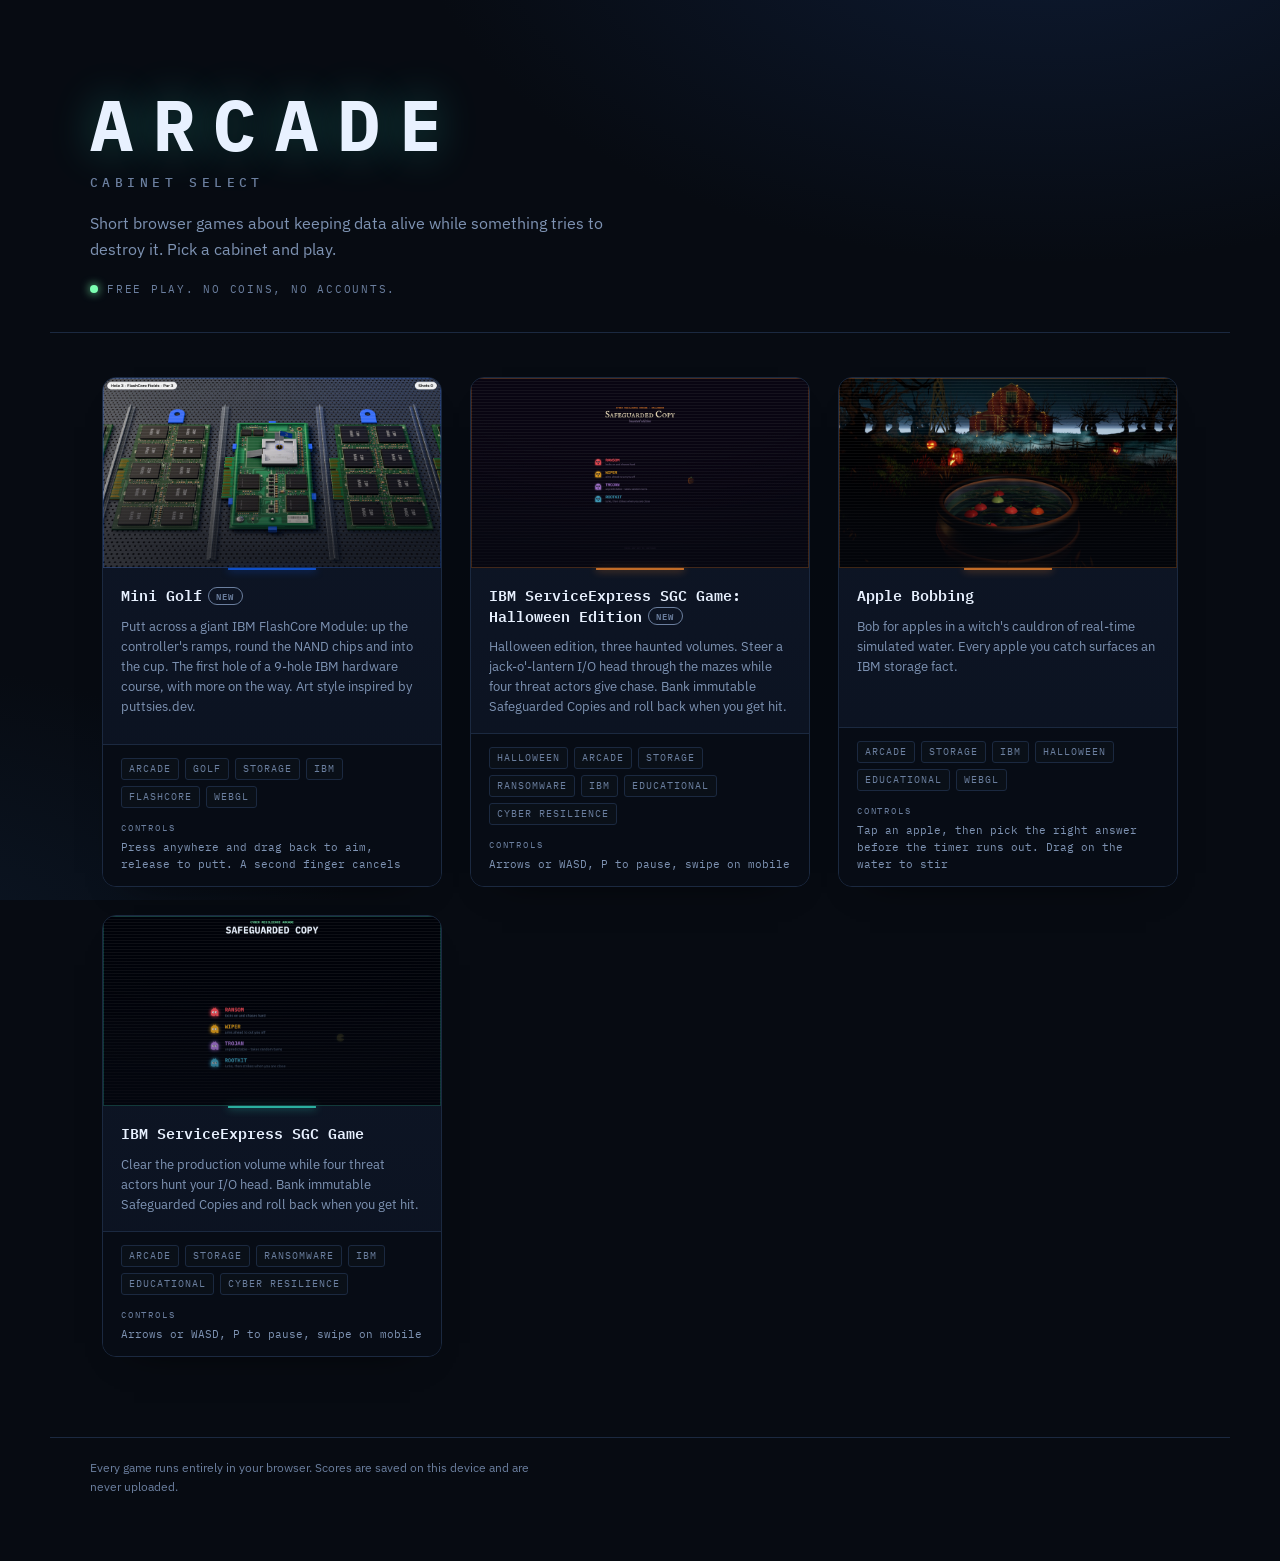
<file: index.html>
<!DOCTYPE html>
<html lang="en">
<head>
<meta charset="utf-8">
<meta name="viewport" content="width=device-width, initial-scale=1">
<title>Arcade</title>
<meta name="description" content="Playable browser games. Built for fun, mostly about storage.">
<link rel="preconnect" href="https://fonts.googleapis.com">
<link rel="preconnect" href="https://fonts.gstatic.com" crossorigin>
<link href="https://fonts.googleapis.com/css2?family=IBM+Plex+Mono:wght@400;500;600;700&family=IBM+Plex+Sans:wght@400;500;600;700&display=swap" rel="stylesheet">
<link rel="stylesheet" href="assets/css/arcade.css">
</head>
<body>
<header class="site-head">
  <h1>Arcade <span class="dim">Cabinet select</span></h1>
  <p class="lede">Short browser games about keeping data alive while something tries to destroy it. Pick a cabinet and play.</p>
  <p class="status"><span class="led" aria-hidden="true"></span>Free play. No coins, no accounts.</p>
</header>

<main>
  <!-- BEGIN GENERATED GAMES -->
<ul class="grid" role="list">
<li class="card" style="--accent:#0f62fe">
  <a class="card-link" href="games/mini-golf/">
    <span class="art"><img class="tile" src="games/mini-golf/cover.png" alt="" loading="lazy"></span>
    <span class="card-body">
      <h2 class="card-title">Mini Golf<span class="badge">New</span></h2>
      <span class="blurb">Putt across a giant IBM FlashCore Module: up the controller&#x27;s ramps, round the NAND chips and into the cup. The first hole of a 9-hole IBM hardware course, with more on the way. Art style inspired by puttsies.dev.</span>
    </span>
  </a>
  <ul class="chips" role="list"><li class="chip">arcade</li><li class="chip">golf</li><li class="chip">storage</li><li class="chip">IBM</li><li class="chip">FlashCore</li><li class="chip">webgl</li></ul>
  <p class="controls"><span>Controls</span> Press anywhere and drag back to aim, release to putt. A second finger cancels</p>
</li>
<li class="card" style="--accent:#ff8a2a">
  <a class="card-link" href="games/safeguarded-copy-halloween/">
    <span class="art"><img class="tile" src="games/safeguarded-copy-halloween/cover.png" alt="" loading="lazy"></span>
    <span class="card-body">
      <h2 class="card-title">IBM ServiceExpress SGC Game: Halloween Edition<span class="badge">New</span></h2>
      <span class="blurb">Halloween edition, three haunted volumes. Steer a jack-o&#x27;-lantern I/O head through the mazes while four threat actors give chase. Bank immutable Safeguarded Copies and roll back when you get hit.</span>
    </span>
  </a>
  <ul class="chips" role="list"><li class="chip">halloween</li><li class="chip">arcade</li><li class="chip">storage</li><li class="chip">ransomware</li><li class="chip">IBM</li><li class="chip">educational</li><li class="chip">cyber resilience</li></ul>
  <p class="controls"><span>Controls</span> Arrows or WASD, P to pause, swipe on mobile</p>
</li>
<li class="card" style="--accent:#ff8a2a">
  <a class="card-link" href="games/apple-bobbing/">
    <span class="art"><img class="tile" src="games/apple-bobbing/cover.png" alt="" loading="lazy"></span>
    <span class="card-body">
      <h2 class="card-title">Apple Bobbing</h2>
      <span class="blurb">Bob for apples in a witch&#x27;s cauldron of real-time simulated water. Every apple you catch surfaces an IBM storage fact.</span>
    </span>
  </a>
  <ul class="chips" role="list"><li class="chip">arcade</li><li class="chip">storage</li><li class="chip">IBM</li><li class="chip">halloween</li><li class="chip">educational</li><li class="chip">webgl</li></ul>
  <p class="controls"><span>Controls</span> Tap an apple, then pick the right answer before the timer runs out. Drag on the water to stir</p>
</li>
<li class="card" style="--accent:#36e0c8">
  <a class="card-link" href="games/safeguarded-copy/">
    <span class="art"><img class="tile" src="games/safeguarded-copy/cover.png" alt="" loading="lazy"></span>
    <span class="card-body">
      <h2 class="card-title">IBM ServiceExpress SGC Game</h2>
      <span class="blurb">Clear the production volume while four threat actors hunt your I/O head. Bank immutable Safeguarded Copies and roll back when you get hit.</span>
    </span>
  </a>
  <ul class="chips" role="list"><li class="chip">arcade</li><li class="chip">storage</li><li class="chip">ransomware</li><li class="chip">IBM</li><li class="chip">educational</li><li class="chip">cyber resilience</li></ul>
  <p class="controls"><span>Controls</span> Arrows or WASD, P to pause, swipe on mobile</p>
</li>
</ul>
<!-- END GENERATED GAMES -->
</main>

<footer class="site-foot">
  <p>Every game runs entirely in your browser. Scores are saved on this device and are never uploaded.</p>
</footer>
</body>
</html>
</file>
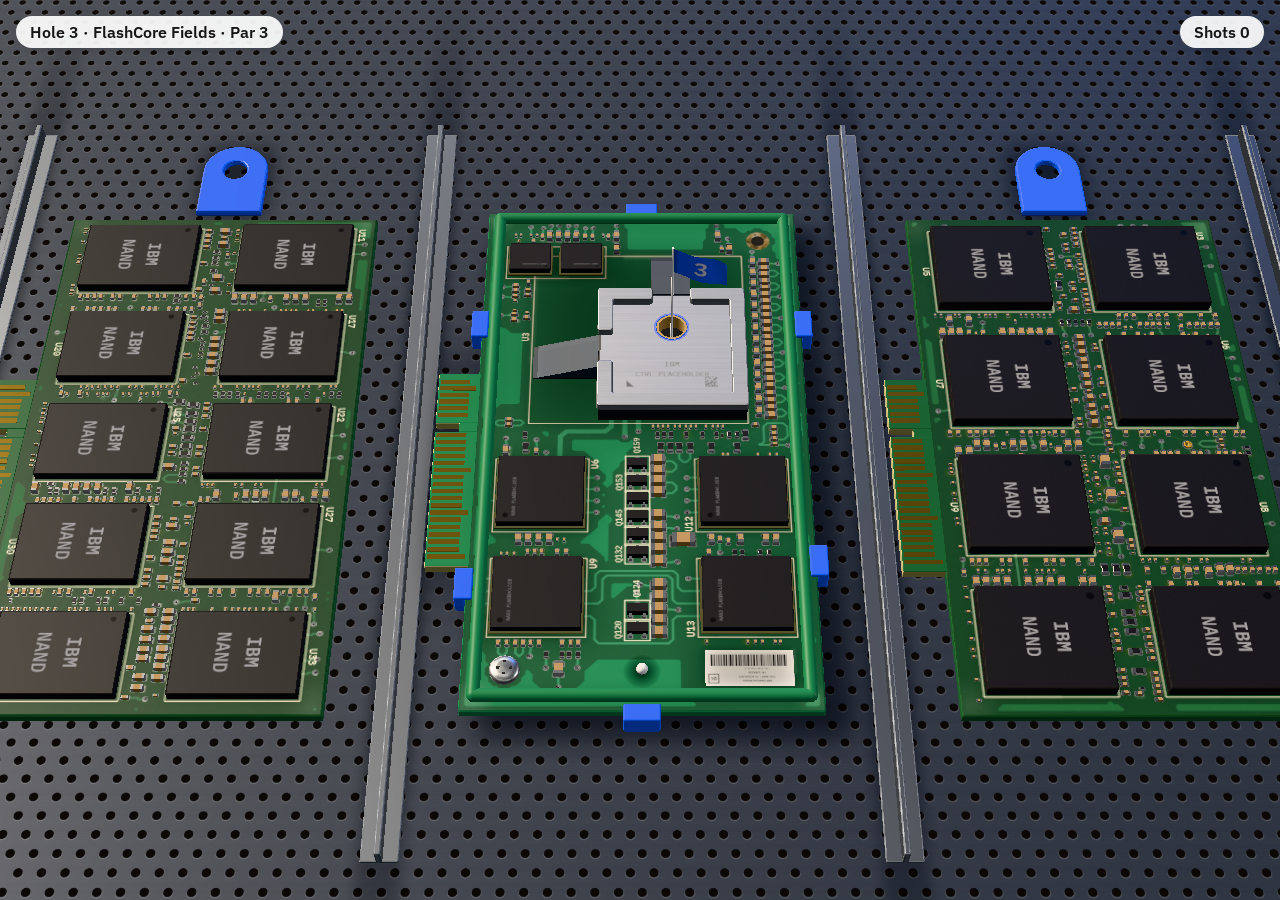
<file: games/mini-golf/index.html>
<!doctype html>
<html lang="en">
  <head>
    <meta charset="utf-8" />
    <meta name="viewport" content="width=device-width, initial-scale=1, viewport-fit=cover" />
    <title>Mini Golf</title>
    <meta name="description" content="Putt across a giant IBM FlashCore Module: up the controller's ramps, round the NAND chips and into the cup. The first hole of a 9-hole IBM hardware course, with more on the way. Art style inspired by puttsies.dev." />
    <meta name="keywords" content="arcade, golf, storage, IBM, FlashCore, webgl" />
    <meta name="added" content="2026-10-14" />
    <meta name="game-accent" content="#0f62fe" />
    <meta name="game-controls" content="Press anywhere and drag back to aim, release to putt. A second finger cancels" />
    <script type="module" crossorigin src="./assets/main-Cf0UMp8J.js"></script>
    <link rel="modulepreload" crossorigin href="./assets/stage-CzD8DJ6l.js">
    <link rel="stylesheet" crossorigin href="./assets/stage-Bu6a4Anc.css">
    <link rel="stylesheet" crossorigin href="./assets/main-FOAslfcq.css">
  </head>
  <body>
    <canvas id="stage"></canvas>
    <div class="hud" id="hud"></div>
  </body>
</html>
</file>
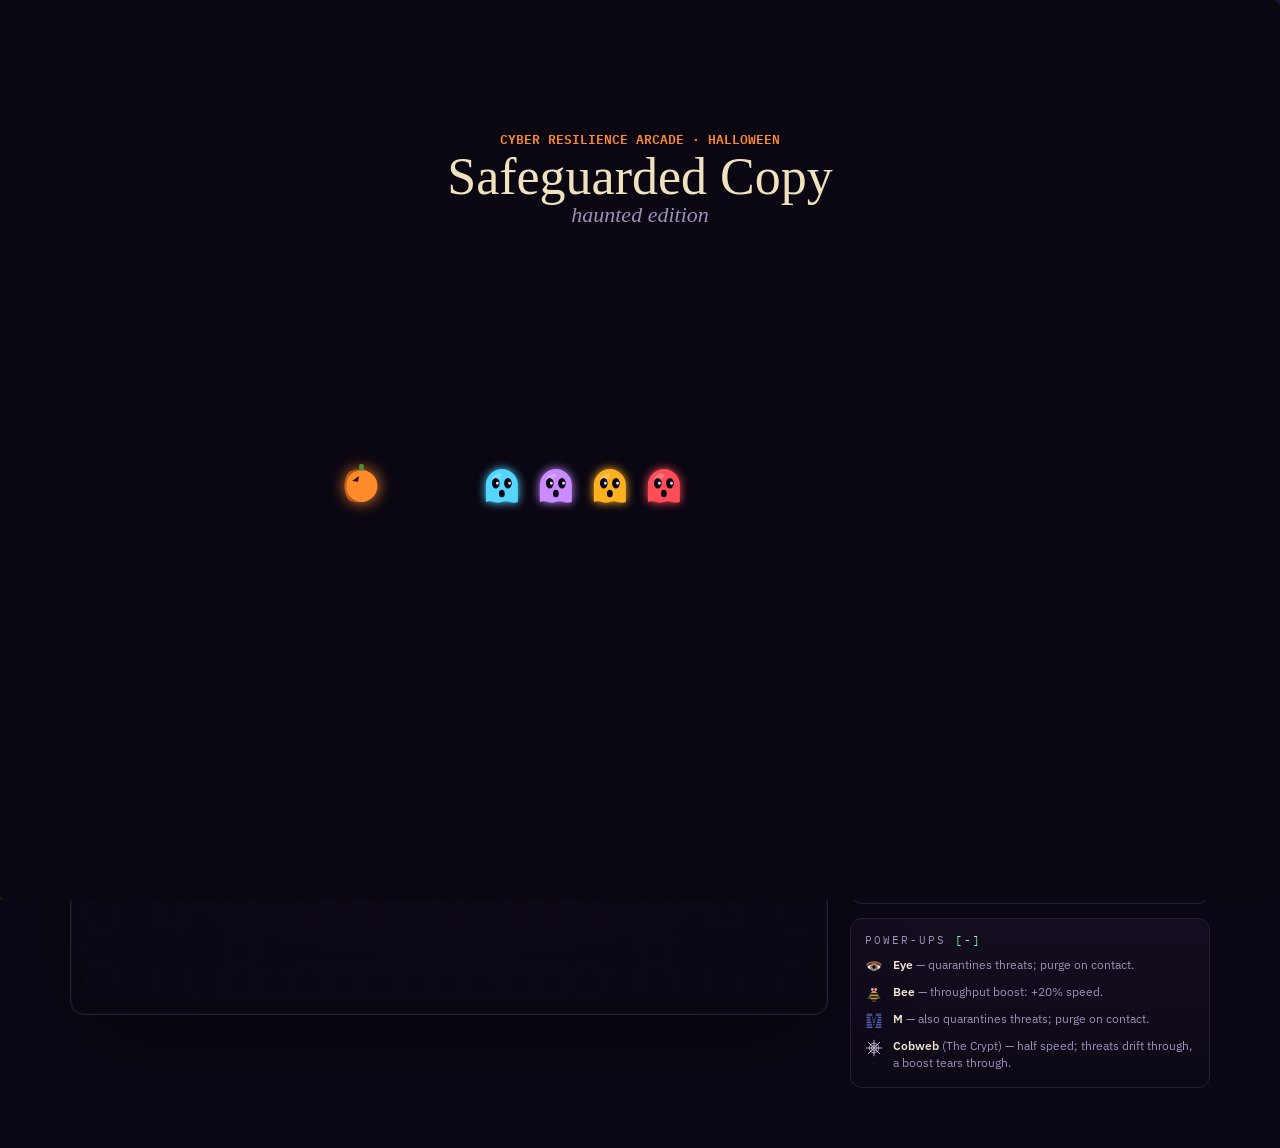
<file: games/safeguarded-copy-halloween/index.html>
<!doctype html>
<html lang="en">
<head>
<meta charset="utf-8">
<meta name="viewport" content="width=device-width, initial-scale=1, maximum-scale=1, user-scalable=no, viewport-fit=cover">
<title>IBM ServiceExpress SGC Game: Halloween Edition</title>
<meta name="description" content="Halloween edition, three haunted volumes. Steer a jack-o'-lantern I/O head through the mazes while four threat actors give chase. Bank immutable Safeguarded Copies and roll back when you get hit.">
<meta name="keywords" content="halloween, arcade, storage, ransomware, IBM, educational, cyber resilience">
<meta name="added" content="2026-09-16">
<meta name="game-accent" content="#ff8a2a">
<meta name="game-controls" content="Arrows or WASD, P to pause, swipe on mobile">
<link rel="preconnect" href="https://fonts.googleapis.com">
<link rel="preconnect" href="https://fonts.gstatic.com" crossorigin>
<link href="https://fonts.googleapis.com/css2?family=IBM+Plex+Mono:wght@400;500;600;700&family=IBM+Plex+Sans:wght@400;500;600;700&family=IM+Fell+English+SC&family=IM+Fell+English:ital@0;1&display=swap" rel="stylesheet">
<style>
  :root{
    --bg:#0b0714;
    --panel:#140d1f;
    --panel-2:#1a102840;
    --grid:#1a1030;
    --wall:#241538;
    --wall-glow:#9d5cff;
    --data:#ffb347;          /* candy blocks / protected data */
    --copy:#7CFFB2;          /* safeguarded copy green */
    --copy-dim:#2c6b48;
    --player:#ff8a2a;        /* I/O head (jack-o'-lantern) */
    --alert:#ff4d57;         /* ransomware */
    --amber:#ffb020;         /* wiper */
    --violet:#c98bff;        /* trojan */
    --cyan:#54d6ff;          /* rootkit */
    --ink:#efe4d0;
    --muted:#a08fb8;
    --muted-2:#6b5a85;
    --hair:#2a1d3a;
    --display:'IM Fell English SC',Georgia,serif;
    --display-italic:'IM Fell English',Georgia,serif;
    --mono:'IBM Plex Mono',ui-monospace,SFMono-Regular,Menlo,Consolas,monospace;
    --sans:'IBM Plex Sans',system-ui,-apple-system,Segoe UI,Roboto,sans-serif;
  }
  *{box-sizing:border-box}
  html,body{margin:0;height:100%}
  body{
    background:
      radial-gradient(1200px 700px at 80% -10%, #2a1a4a 0%, #2a1a4a00 60%),
      radial-gradient(900px 600px at -10% 110%, #2a1608 0%, #2a160800 55%),
      var(--bg);
    background-attachment:fixed;   /* pin glows to the viewport so Safari does not tile a seam into the scrolling bg */
    background-repeat:no-repeat;
    color:var(--ink);
    font-family:var(--sans);
    -webkit-font-smoothing:antialiased;
    overflow-x:hidden;
  }
  /* faint scanline texture */
  body::after{
    content:"";position:fixed;inset:0;pointer-events:none;z-index:50;
    background:repeating-linear-gradient(0deg, #ffffff05 0 1px, transparent 1px 3px);
    mix-blend-mode:overlay;opacity:.5;
  }
  .splash{position:fixed;inset:0;z-index:200;
    background:radial-gradient(1200px 700px at 80% -10%, #2a1a4a 0%, transparent 60%),
      radial-gradient(900px 600px at -10% 110%, #2a1608 0%, transparent 55%), var(--bg);
    opacity:1;transition:opacity .85s ease}
  .splash.done{opacity:0;pointer-events:none}
  .splash[hidden]{display:none}
  .splash .btn{position:absolute;left:50%;bottom:16%;transform:translateX(-50%)}
  .splash canvas{display:block;width:100%;height:100%}
  .wrap{
    max-width:1180px;margin:0 auto;padding:22px 20px 60px;
    display:grid;grid-template-columns: minmax(0,1fr) 360px; gap:22px;
    align-items:start;
  }
  header.top{grid-column:1 / -1;display:flex;align-items:flex-end;justify-content:space-between;gap:18px;flex-wrap:wrap;border-bottom:1px solid var(--hair);padding-bottom:14px}
  .brand{display:flex;flex-direction:column;gap:4px}
  .back-link{grid-column:1 / -1;justify-self:start;font-family:var(--mono);font-size:12px;color:var(--muted);text-decoration:none;letter-spacing:.08em;border:1px solid var(--hair);padding:4px 10px;border-radius:2px}
  .back-link:hover{color:var(--copy);border-color:var(--copy)}
  .kicker{font-family:var(--mono);font-size:11px;letter-spacing:.32em;text-transform:uppercase;color:var(--player)}
  h1{font-family:var(--display);font-weight:400;font-size:clamp(26px,4.2vw,38px);margin:0;letter-spacing:.02em;line-height:1.05;color:#f1e2bf}
  h1 .dim{color:var(--muted);font-family:var(--display-italic);font-style:italic;font-size:.68em;text-transform:none}
  .tag{font-size:13px;color:var(--muted);max-width:560px;line-height:1.45}
  .top-meta{font-family:var(--mono);font-size:11px;color:var(--muted-2);text-align:right;line-height:1.6}
  .top-meta b{color:var(--data);font-weight:600}

  /* ---- stage ---- */
  .stage{position:relative;background:linear-gradient(180deg,#100a1a,#0a0612);border:1px solid var(--hair);border-radius:14px;padding:14px;box-shadow:0 30px 80px -40px #000, inset 0 0 0 1px #ffffff08}
  .stage-head{display:flex;align-items:center;justify-content:space-between;gap:10px;margin:2px 4px 12px;font-family:var(--mono);font-size:11px;letter-spacing:.14em;text-transform:uppercase}
  .vol{display:flex;align-items:center;gap:9px;color:var(--muted)}
  .led{width:9px;height:9px;border-radius:50%;background:var(--copy);box-shadow:0 0 10px var(--copy);animation:pulse 1.8s ease-in-out infinite}
  .led.bad{background:var(--alert);box-shadow:0 0 10px var(--alert)}
  @keyframes pulse{50%{opacity:.4}}
  .hud{display:flex;gap:16px;color:var(--muted)}
  .hud b{color:var(--ink);font-weight:600}
  canvas{display:block;width:100%;height:auto;image-rendering:auto;border-radius:8px;background:#0a0612;touch-action:none}
  .canvas-host{position:relative}

  /* overlays */
  .overlay{position:absolute;inset:0;display:flex;align-items:flex-start;justify-content:center;overflow-y:auto;border-radius:8px;background:radial-gradient(120% 120% at 50% 0%, #140d1ff2, #0a0612fa);backdrop-filter:blur(3px);z-index:5;padding:22px;text-align:center}
  .overlay.hidden{display:none}
  .card{max-width:560px;width:100%;margin:auto}
  .card h2{font-family:var(--display);font-weight:400;font-size:30px;margin:0 0 6px;letter-spacing:.02em;color:#f1e2bf;line-height:1.1}
  .card p{color:var(--muted);font-size:14px;line-height:1.55;margin:8px 0}
  .card .small{font-size:12.5px;color:var(--muted-2)}
  .legend-mini{display:flex;flex-wrap:wrap;gap:10px 18px;justify-content:center;margin:16px 0 4px;font-family:var(--mono);font-size:12px;color:var(--muted)}
  .legend-mini i{width:12px;height:12px;border-radius:3px;display:inline-block;vertical-align:-2px;margin-right:7px}
  button.btn{font-family:var(--mono);font-weight:600;letter-spacing:.06em;text-transform:uppercase;font-size:13px;color:#2a1d12;background:linear-gradient(180deg,#ffb347,#ff8a2a);border:0;border-radius:9px;padding:13px 22px;cursor:pointer;box-shadow:0 10px 30px -12px #ff8a2aaa;transition:transform .08s ease, filter .15s}
  button.btn:hover{filter:brightness(1.08)}
  button.btn:active{transform:translateY(1px)}
  button.btn.ghost{background:transparent;color:var(--ink);border:1px solid var(--hair);box-shadow:none}
  button.btn.danger{background:linear-gradient(180deg,#ff8088,#ff4d57);color:#1a0608;box-shadow:0 10px 30px -12px #ff4d5799}
  .btnrow{display:flex;gap:10px;justify-content:center;flex-wrap:wrap;margin-top:16px}

  /* recovery chooser */
  .rp-list{display:grid;gap:10px;margin:14px 0 4px;text-align:left;max-height:280px;overflow:auto;padding-right:4px}
  .rp{display:flex;align-items:center;gap:12px;border:1px solid var(--copy-dim);background:linear-gradient(180deg,#0e1f1880,#0b1a14);border-radius:10px;padding:11px 13px;cursor:pointer;transition:border-color .15s, background .15s, transform .08s}
  .rp:hover{border-color:var(--copy);background:#10241b}
  .rp:active{transform:translateY(1px)}
  .rp .lock{font-size:18px;filter:drop-shadow(0 0 6px var(--copy))}
  .rp .meta{flex:1;min-width:0}
  .rp .seq{font-family:var(--mono);font-size:13px;color:var(--copy);font-weight:600}
  .rp .sub{font-family:var(--mono);font-size:11px;color:var(--muted)}
  .rp .badge{font-family:var(--mono);font-size:9.5px;letter-spacing:.12em;text-transform:uppercase;color:var(--copy);border:1px solid var(--copy-dim);border-radius:999px;padding:3px 8px}
  .rp .rpo{font-family:var(--mono);font-size:11px;color:var(--amber);text-align:right;white-space:nowrap}

  /* ---- console panel ---- */
  .console{display:flex;flex-direction:column;gap:14px;align-self:stretch}
  #pu-panel{display:flex;flex-direction:column;flex:1 1 auto;min-height:0}   /* basis auto: the column grows to fit the legend instead of it spilling out */
  #pu-panel .legend{overflow:auto;min-height:0;padding-bottom:2px}
  .module{background:linear-gradient(180deg,var(--panel),#0d0816);border:1px solid var(--hair);border-radius:12px;padding:14px}
  .module h3{font-family:var(--mono);font-size:11px;letter-spacing:.18em;text-transform:uppercase;color:var(--muted);margin:0 0 10px;display:flex;align-items:center;justify-content:space-between}
  .module h3 .count{color:var(--copy)}

  .gauge{display:flex;flex-direction:column;gap:8px}
  .gauge .row{display:flex;justify-content:space-between;font-family:var(--mono);font-size:12px;color:var(--muted)}
  .gauge .row b{color:var(--ink)}
  .bar{height:8px;border-radius:999px;background:#160e24;overflow:hidden;border:1px solid var(--hair)}
  .bar > span{display:block;height:100%;width:0%;background:linear-gradient(90deg,var(--copy),var(--player));transition:width .25s ease}
  .rpo-note{font-size:11px;color:var(--muted-2);line-height:1.4;margin-top:8px}
  .repo-note{font-family:var(--mono);font-size:11px;color:var(--amber);line-height:1.45;margin-top:10px;padding:8px 10px;border:1px solid #3a2f12;border-radius:8px;background:#1a140880;opacity:1;transition:opacity .4s ease}

  .repo{display:flex;flex-direction:column;gap:8px;min-height:46px}
  .repo .empty{font-family:var(--mono);font-size:11.5px;color:var(--muted-2);padding:8px 2px}
  .copy-chip{display:flex;align-items:center;gap:10px;border:1px solid var(--copy-dim);border-radius:9px;padding:8px 10px;background:#0b1a1480;animation:slidein .3s ease}
  @keyframes slidein{from{opacity:0;transform:translateX(8px)}}
  .copy-chip.expiring{opacity:.45;filter:grayscale(.4)}
  .copy-chip .lk{font-size:14px}
  .copy-chip .info{flex:1;min-width:0}
  .copy-chip .t{font-family:var(--mono);font-size:12px;color:var(--copy);font-weight:600}
  .copy-chip .s{font-family:var(--mono);font-size:10.5px;color:var(--muted)}
  .copy-chip .imm{font-family:var(--mono);font-size:9px;letter-spacing:.1em;color:var(--copy);border:1px solid var(--copy-dim);border-radius:999px;padding:2px 6px;text-transform:uppercase}

  .stat-grid{display:grid;grid-template-columns:1fr 1fr;gap:9px}
  .stat{background:var(--panel-2);border:1px solid #24183a;border-radius:9px;padding:9px 10px}
  .stat .k{font-family:var(--mono);font-size:9.5px;letter-spacing:.12em;text-transform:uppercase;color:var(--muted-2)}
  .stat .v{font-family:var(--mono);font-size:18px;font-weight:600;color:var(--ink);margin-top:2px}

  .legend{display:flex;flex-direction:column;gap:8px}
  .legend .li{display:flex;gap:10px;align-items:flex-start;font-size:12px;color:var(--muted);line-height:1.4}
  .legend .li i{flex:0 0 auto;width:16px;height:16px;border-radius:4px;margin-top:1px;box-shadow:inset 0 0 0 1px #ffffff14}
  .legend .li .puicon{flex:0 0 auto;width:18px;height:18px;margin-top:1px;display:inline-flex}
  .legend .li .puicon svg{display:block}
  .legend .li b{color:var(--ink);font-weight:600}

  .log{font-family:var(--mono);font-size:11px;color:var(--muted);background:#0d0816;border:1px solid var(--hair);border-radius:9px;padding:9px 10px;max-height:120px;overflow:auto;line-height:1.55}
  .log div{white-space:pre-wrap}
  .log .t-copy{color:var(--copy)}
  .log .t-bad{color:var(--alert)}
  .log .t-rec{color:var(--amber)}
  .log .t-sys{color:var(--muted-2)}

  .ctrlbar{display:flex;gap:8px;flex-wrap:wrap}
  .ctrlbar button{flex:1}
  .mini{font-family:var(--mono);font-weight:600;font-size:11px;letter-spacing:.08em;text-transform:uppercase;color:var(--ink);background:#1b1228;border:1px solid var(--hair);border-radius:8px;padding:9px 10px;cursor:pointer}
  .mini:hover{border-color:#6a4bb0}

  footer{grid-column:1 / -1;border-top:1px solid var(--hair);margin-top:6px;padding-top:14px;color:var(--muted-2);font-size:11.5px;line-height:1.5}
  footer b{color:var(--muted)}
  a{color:var(--player);text-decoration:none}

  /* mobile dpad */
  .dpad{display:none;grid-column:1/-1;justify-content:center;margin-top:4px}
  .dpad .pad{display:grid;grid-template-columns:repeat(3,60px);grid-template-rows:repeat(3,60px);gap:8px}
  .dpad button{font-size:22px;background:#1b1228;border:1px solid var(--hair);border-radius:12px;color:var(--ink);cursor:pointer}
  .dpad .u{grid-area:1/2} .dpad .l{grid-area:2/1} .dpad .r{grid-area:2/3} .dpad .d{grid-area:3/2}

  /* collapsible reference panels: used on both layouts, compact on mobile */
  details.module summary{font-family:var(--mono);font-size:11px;letter-spacing:.18em;text-transform:uppercase;color:var(--muted);cursor:pointer;list-style:none;margin-bottom:2px}
  details.module summary::-webkit-details-marker{display:none}
  details.module summary::after{content:" [+]";color:var(--copy)}
  details.module[open] summary::after{content:" [-]";color:var(--copy)}
  details.module[open] .legend{margin-top:10px}

  @media (max-width: 940px){
    .wrap{grid-template-columns:1fr;max-width:560px;padding:12px 10px 44px;gap:14px}
    .console{position:static;align-self:auto}
    #pu-panel{flex:0 0 auto}
    .dpad{display:flex}
    html,body{overscroll-behavior:none}
    header.top{padding-bottom:10px}
    .tag{font-size:12px}
    .stage{padding:10px;touch-action:none}
    .overlay{inset:0;padding:14px;align-items:flex-start;overflow-y:auto;-webkit-overflow-scrolling:touch}
    .overlay .card{margin:auto}
    .card h2{font-size:18px}
    .card p{font-size:13px}
    .dpad .pad{grid-template-columns:repeat(3,56px);grid-template-rows:repeat(3,56px)}
    .mini{min-height:44px}
    button.btn{padding:14px 20px;width:100%}
  }
  /* ---------- leaderboard ---------- */
  .lb{list-style:none;margin:10px 0 0;padding:0;display:flex;flex-direction:column;gap:4px;max-height:230px;overflow-y:auto;overflow-x:hidden}
  .lb li{padding-right:8px}
  .lb li{display:grid;grid-template-columns:22px 1fr auto 16px;align-items:center;gap:8px;
    font-family:var(--mono);font-size:12px;color:var(--muted)}
  .lb li .rk{color:var(--muted-2);text-align:right}
  .lb li .nm{color:var(--copy);font-weight:600;letter-spacing:.04em;overflow:hidden;text-overflow:ellipsis;white-space:nowrap}
  .lb li .sc{color:var(--ink);text-align:right;white-space:nowrap}
  .lb li .wl{font-size:11px;text-align:center}
  .lb li.empty{display:block;color:var(--muted-2);font-size:11.5px;padding:4px 0}
  .lb-clear{margin-top:10px;width:100%}
  details.module summary .count{color:var(--copy)}
  .lb-note{font-family:var(--mono);font-size:12px;color:var(--amber);margin:10px 0 2px;min-height:1em}
  .lb-entry{margin:12px 0 4px}
  .lb-entry-l{font-family:var(--mono);font-size:11px;letter-spacing:.14em;text-transform:uppercase;color:var(--copy);margin-bottom:8px}
  .lb-name-input{width:100%;font-family:var(--mono);font-weight:600;font-size:16px;
    color:var(--copy);background:#0b1a14;border:1px solid var(--copy-dim);
    border-radius:9px;padding:11px 14px;margin-bottom:12px;caret-color:var(--copy)}
  .lb-name-input:focus{outline:none;border-color:var(--copy);box-shadow:0 0 0 2px #7cffb244}
  .lb-name-input::placeholder{color:var(--muted-2)}

  /* ---------- pre-game leaderboard screen ---------- */
  .intro-lb{margin:14px 0 0;text-align:left}
  .intro-lb-title{font-family:var(--mono);font-size:10px;letter-spacing:.22em;text-transform:uppercase;color:var(--muted-2);margin-bottom:8px}
  .intro-lb-rows{display:flex;flex-direction:column;gap:3px;max-height:170px;overflow:auto}
  .intro-lb-row{display:grid;grid-template-columns:22px 1fr auto 14px;align-items:center;gap:6px;
    font-family:var(--mono);font-size:12px;color:var(--muted);padding:3px 0;border-bottom:1px solid #1b293044}
  .intro-lb-row:last-child{border-bottom:none}
  .intro-lb-row .rk{color:var(--muted-2);text-align:right;font-size:11px}
  .intro-lb-row .nm{color:var(--copy);font-weight:600;overflow:hidden;text-overflow:ellipsis;white-space:nowrap}
  .intro-lb-row .sc{color:var(--ink);text-align:right;white-space:nowrap}
  .intro-lb-row .wl{font-size:11px;text-align:center}
  .intro-lb-empty{font-family:var(--mono);font-size:11.5px;color:var(--muted-2);padding:4px 0;text-align:center}
  .name-row{display:flex;gap:8px;margin:14px 0 4px;align-items:stretch}
  .name-row .lb-name-input{flex:1;margin-bottom:0}

  /* ---------- full-board scores page ---------- */
  .lb-page-card{max-width:520px}
  .lb-page-head{display:grid;grid-template-columns:32px 1fr auto 22px;gap:10px;align-items:center;
    font-family:var(--mono);font-size:10px;letter-spacing:.14em;text-transform:uppercase;color:var(--muted-2);
    padding:0 8px 8px;margin-top:14px;border-bottom:1px solid var(--hair)}
  .lb-page-head .sc,.lb-page-head .rk{text-align:right}
  .lb-page-head .wl{text-align:center}
  .lb-page{max-height:300px;margin-top:8px;gap:2px}
  .lb-page li{grid-template-columns:32px 1fr auto 22px;font-size:15px;padding:9px 8px;
    border-bottom:1px solid #1b293033;border-radius:6px}
  .lb-page li:nth-child(-n+3) .nm{color:#ffb347}
  .lb-page li:nth-child(-n+3) .rk{color:var(--copy)}

  /* ---------- arcade initials entry ---------- */
  .lb-initials{display:flex;gap:10px;justify-content:center;margin:4px 0 14px}
  .lb-init{width:56px;height:64px;text-align:center;text-transform:uppercase;
    font-family:var(--mono);font-weight:700;font-size:34px;color:var(--copy);
    background:#0b1a14;border:1px solid var(--copy-dim);border-radius:10px;
    caret-color:var(--copy);padding:0}
  .lb-init:focus{outline:none;border-color:var(--copy);box-shadow:0 0 0 2px #7cffb244}

  /* ---------- themed scrollbars (replaces the default white bar) ---------- */
  .intro-lb-rows,.rp-list,.repo,.lb{scrollbar-width:thin;scrollbar-color:var(--copy-dim) transparent}
  .intro-lb-rows::-webkit-scrollbar,.rp-list::-webkit-scrollbar,.repo::-webkit-scrollbar,
  .lb::-webkit-scrollbar{width:8px;height:8px}
  .intro-lb-rows::-webkit-scrollbar-track,.rp-list::-webkit-scrollbar-track,
  .repo::-webkit-scrollbar-track,.lb::-webkit-scrollbar-track{background:transparent}
  .intro-lb-rows::-webkit-scrollbar-thumb,.rp-list::-webkit-scrollbar-thumb,
  .repo::-webkit-scrollbar-thumb,.lb::-webkit-scrollbar-thumb{
    background:linear-gradient(180deg,#2c6b48,#1c4630);border-radius:8px;border:2px solid transparent;background-clip:padding-box}
  .intro-lb-rows::-webkit-scrollbar-thumb:hover,.rp-list::-webkit-scrollbar-thumb:hover,
  .repo::-webkit-scrollbar-thumb:hover,.lb::-webkit-scrollbar-thumb:hover{
    background:linear-gradient(180deg,#3f9668,#2c6b48);background-clip:padding-box}
  .name-row .btn{white-space:nowrap;flex-shrink:0}
</style>
</head>
<body>
<div id="attract" class="splash"><canvas id="attract-cv"></canvas></div>
<div id="transition" class="splash done" hidden><canvas id="transition-cv"></canvas><button class="btn" id="btn-descend">Descend ▸</button></div>
<div class="wrap">
  <a class="back-link" href="../../">&larr; Arcade</a>
  <header class="top">
    <div class="brand">
      <div class="kicker">Cyber Resilience Arcade &middot; Halloween</div>
      <h1>Safeguarded&nbsp;Copy <span class="dim">haunted edition</span></h1>
      <div class="tag">Clear the production volume of candy blocks while threat actors haunt your I/O head. Capture <b style="color:var(--copy)">immutable Safeguarded Copies</b> as you go — when something wicked catches you, roll the volume back to a clean recovery point instead of losing everything.</div>
    </div>
  </header>

  <!-- LEFT: game stage -->
  <section class="stage">
    <div class="stage-head">
      <div class="vol"><span class="led" id="led"></span><span id="vol-state">PRODUCTION VOLUME — ONLINE</span></div>
      <div class="hud">
        <span id="h-level">VOL 1/3</span><span>SCORE&nbsp;<b id="h-score">0</b></span>
        <span>BLOCKS&nbsp;<b id="h-dots">0</b></span>
      </div>
    </div>
    <div class="canvas-host">
      <canvas id="game" width="504" height="504" aria-label="maze game"></canvas>

      <!-- INTRO -->
      <div class="overlay" id="ov-intro">
        <div class="card">
          <div class="kicker" style="margin-bottom:6px">Cyber Resilience Arcade &middot; Halloween</div>
          <h2>Something wicked this way writes.</h2>
          <p style="margin:6px 0 4px"><b>Arrow keys / WASD</b> or swipe to steer. Three haunted volumes stand between you and a clean restore — eat every candy block in each. Grab the <b style="color:var(--copy)">green lanterns</b> to capture immutable Safeguarded Copies — when a threat catches you, roll back to a clean copy instead of losing everything.</p>
          <div class="legend-mini" style="margin:10px 0 0">
            <span><i style="background:var(--player)"></i>I/O head (you)</span>
            <span><i style="background:var(--copy)"></i>Safeguarded Copy</span>
            <span><i style="background:var(--alert)"></i>Threat actors</span>
          </div>


          <!-- leaderboard shown before game starts -->
          <div class="intro-lb">
            <div class="intro-lb-title">🏆 Leaderboard</div>
            <div class="intro-lb-rows" id="intro-lb-rows">
              <div class="intro-lb-empty">No scores yet — be the first!</div>
            </div>
          </div>

          <div class="btnrow"><button class="btn" id="btn-start">Raise the volume ▸</button><button class="btn ghost" id="btn-view-lb">🏆 Leaderboard</button></div>
          <!-- DEV: level select for testing — remove this block (and its handler in the script) before pushing -->
          <div class="btnrow" id="dev-levels" style="margin-top:8px"><span class="small" style="align-self:center;font-family:var(--mono);font-size:11px;color:var(--muted-2)">DEV start on</span><button class="btn ghost" data-level="1">Vol 1</button><button class="btn ghost" data-level="2">Vol 2</button><button class="btn ghost" data-level="3">Vol 3</button></div>
        </div>
      </div>

      <!-- RECOVER -->
      <div class="overlay hidden" id="ov-recover">
        <div class="card">
          <div class="kicker" style="margin-bottom:6px;color:var(--alert)">⚠ Something wicked corrupted the volume</div>
          <h2>Recover from a Safeguarded Copy</h2>
          <p class="small">Copies are immutable — nothing that haunts this volume could alter or delete them. Pick a clean recovery point. Newer = less data loss, but less margin from the threat.</p>
          <div class="rp-list" id="rp-list"></div>
          <div class="btnrow"><button class="btn ghost" id="btn-giveup">Decline recovery</button></div>
        </div>
      </div>

      <!-- GAMEOVER -->
      <div class="overlay hidden" id="ov-over">
        <div class="card">
          <div class="kicker" style="margin-bottom:6px;color:var(--alert)">Total loss</div>
          <h2 id="over-title">No recovery point available</h2>
          <p id="over-msg">Without a Safeguarded Copy, a corruption event means the volume is gone. That's the whole argument for taking immutable copies early and often.</p>
          <div class="lb-note"></div>
          <div class="lb-entry" hidden>
            <div class="lb-entry-l">New high score — enter your initials</div>
            <div class="lb-initials">
              <input class="lb-init" maxlength="1" inputmode="latin" autocomplete="off" spellcheck="false" aria-label="Initial 1">
              <input class="lb-init" maxlength="1" inputmode="latin" autocomplete="off" spellcheck="false" aria-label="Initial 2">
              <input class="lb-init" maxlength="1" inputmode="latin" autocomplete="off" spellcheck="false" aria-label="Initial 3">
            </div>
            <button class="btn lb-save">Save score ▸</button>
          </div>
          <div class="btnrow"><button class="btn" id="btn-restart">Raise it from the dead ▸</button><button class="btn ghost btn-view-lb-e">🏆 Leaderboard</button></div>
        </div>
      </div>

      <!-- WIN -->
      <div class="overlay hidden" id="ov-win">
        <div class="card">
          <div class="kicker" style="margin-bottom:6px;color:var(--copy)">Recovery complete</div>
          <h2>The haunting is over 🛡</h2>
          <p>Every block reconciled, production back to a known-good state and the spirits laid to rest. You survived <b id="win-rec">0</b> corruption events using <b id="win-copies">0</b> Safeguarded Copies across all three volumes.</p>
          <div class="lb-note"></div>
          <div class="lb-entry" hidden>
            <div class="lb-entry-l">New high score — enter your initials</div>
            <div class="lb-initials">
              <input class="lb-init" maxlength="1" inputmode="latin" autocomplete="off" spellcheck="false" aria-label="Initial 1">
              <input class="lb-init" maxlength="1" inputmode="latin" autocomplete="off" spellcheck="false" aria-label="Initial 2">
              <input class="lb-init" maxlength="1" inputmode="latin" autocomplete="off" spellcheck="false" aria-label="Initial 3">
            </div>
            <button class="btn lb-save">Save score ▸</button>
          </div>
          <div class="btnrow"><button class="btn" id="btn-again">Haunt it again ▸</button><button class="btn ghost btn-view-lb-e">🏆 Leaderboard</button></div>
        </div>
      </div>

      <!-- SCORES (full-board leaderboard page) -->
      <div class="overlay hidden" id="ov-scores">
        <div class="card lb-page-card">
          <div class="kicker" style="margin-bottom:6px;color:var(--copy)">🏆 High scores</div>
          <h2>Leaderboard</h2>
          <div class="lb-page-head"><span class="rk">#</span><span class="nm">Initials</span><span class="sc">Score</span><span class="wl">🔒</span></div>
          <ol class="lb lb-page" id="lb-page-list"><li class="empty">No scores yet.</li></ol>
          <div class="btnrow">
            <button class="btn" id="btn-scores-back">◂ Back</button>
            <button class="btn ghost" id="btn-scores-clear">Clear scores</button>
          </div>
        </div>
      </div>
    </div>
  </section>

  <!-- RIGHT: ops console -->
  <aside class="console">
    <div class="ctrlbar">
      <button class="mini" id="btn-pause">Pause</button>
      <button class="mini" id="btn-music">Music: on</button>
      <button class="mini" id="btn-mute">Sound: on</button>
      <button class="mini" id="btn-reset">Reset</button>
    </div>
    <details class="module" open id="lb-panel">
      <summary>High scores <span class="count" id="lb-count">0</span></summary>
      <ol class="lb" id="lb-list"><li class="empty">No scores yet.</li></ol>
      <button class="mini lb-clear" id="btn-clear-scores">Clear scores</button>
    </details>
    <div class="module">
      <h3>Recovery point objective <span class="count" id="rpo-state">—</span></h3>
      <div class="gauge">
        <div class="row"><span>Since last copy</span><b id="rpo-time">00:00</b></div>
        <div class="bar"><span id="rpo-bar"></span></div>
        <div class="row"><span>Unprotected blocks</span><b id="rpo-blocks">0</b></div>
      </div>
      <div class="rpo-note">If you're caught now, everything since your last copy is lost on recovery. Grab a lantern to reset the gap to zero.</div>
    </div>

    <div class="module">
      <h3>Safeguarded Copy crypt <span class="count" id="repo-count">0 / 4</span></h3>
      <div class="repo" id="repo"><div class="empty">No copies yet — repository empty.</div></div>
      <div class="repo-note" id="repo-note" hidden></div>
    </div>

    <div class="module">
      <h3>Telemetry</h3>
      <div class="stat-grid">
        <div class="stat"><div class="k">Copies taken</div><div class="v" id="s-taken">0</div></div>
        <div class="stat"><div class="k">Recoveries</div><div class="v" id="s-rec">0</div></div>
        <div class="stat"><div class="k">Blocks lost</div><div class="v" id="s-lost">0</div></div>
        <div class="stat"><div class="k">Threats purged</div><div class="v" id="s-threats">0</div></div>
      </div>
    </div>

    <details class="module" open id="pu-panel">
      <summary>Power-ups</summary>
      <div class="legend">
        <div class="li"><span class="puicon"><svg xmlns="http://www.w3.org/2000/svg" viewBox="0 0 128 128" width="18" height="18"><path d="M16 48C34 22 94 22 112 48" fill="none" stroke="#B96547" stroke-width="12" stroke-linecap="round"/><path d="M16 64C32 36 96 36 112 64C96 92 32 92 16 64Z" fill="#E8E8E8"/><circle cx="64" cy="64" r="28" fill="#9B846B"/><circle cx="64" cy="64" r="12" fill="#000"/></svg></span><span><b>Eye</b> — quarantines threats; purge on contact.</span></div>
        <div class="li"><span class="puicon"><svg xmlns="http://www.w3.org/2000/svg" viewBox="0 0 128 128" width="18" height="18"><path d="M40 56 L16 96 Q40 104 52 72 Z" fill="#355F3A"/><path d="M88 56 L112 96 Q88 104 76 72 Z" fill="#355F3A"/><circle cx="52" cy="32" r="10" fill="#D7A0B0"/><circle cx="76" cy="32" r="10" fill="#D7A0B0"/><path d="M64 42 C84 42 92 60 92 82 C92 104 82 118 64 118 C46 118 36 104 36 82 C36 60 44 42 64 42Z" fill="#D19A53"/><rect x="38" y="58" width="52" height="10" fill="#000"/><rect x="38" y="80" width="52" height="10" fill="#000"/><rect x="38" y="102" width="52" height="10" fill="#000"/></svg></span><span><b>Bee</b> — throughput boost: +20% speed.</span></div>
        <div class="li"><span class="puicon"><svg xmlns="http://www.w3.org/2000/svg" viewBox="0 0 128 128" width="18" height="18"><g fill="#6377D8"><rect x="12" y="12" width="40" height="6"/><rect x="76" y="12" width="40" height="6"/><rect x="12" y="24" width="40" height="6"/><rect x="76" y="24" width="40" height="6"/><rect x="12" y="36" width="44" height="6"/><rect x="72" y="36" width="44" height="6"/><rect x="12" y="48" width="48" height="6"/><rect x="68" y="48" width="48" height="6"/><rect x="12" y="60" width="52" height="6"/><rect x="64" y="60" width="52" height="6"/><rect x="12" y="72" width="52" height="6"/><rect x="64" y="72" width="52" height="6"/><rect x="12" y="84" width="52" height="6"/><rect x="64" y="84" width="52" height="6"/><rect x="12" y="96" width="52" height="6"/><rect x="64" y="96" width="52" height="6"/><rect x="12" y="108" width="52" height="6"/><rect x="64" y="108" width="52" height="6"/></g><path d="M48 32 L64 108 L80 32 L92 32 L72 118 L56 118 L36 32 Z" fill="#000"/></svg></span><span><b>M</b> — also quarantines threats; purge on contact.</span></div>
        <div class="li"><span class="puicon"><svg xmlns="http://www.w3.org/2000/svg" viewBox="0 0 24 24" width="18" height="18" fill="none" stroke="#ddd4ee" stroke-width="1"><path d="M12 12L12 1M12 12L20 4M12 12L23 12M12 12L20 20M12 12L12 23M12 12L4 20M12 12L1 12M12 12L4 4"/><path d="M12 5.5Q14.5 6 16.5 7.5Q18 9.5 18.5 12Q18 14.5 16.5 16.5Q14.5 18 12 18.5Q9.5 18 7.5 16.5Q6 14.5 5.5 12Q6 9.5 7.5 7.5Q9.5 6 12 5.5Z"/><path d="M12 8.5Q14 9 15.5 10.5Q15.5 12 15.5 12Q15 14 13.5 15.5Q12 15.5 12 15.5Q10 15 8.5 13.5Q8.5 12 8.5 12Q9 10 10.5 8.5Q12 8.5 12 8.5Z"/></svg></span><span><b>Cobweb</b> (The Crypt) — half speed; threats drift through, a boost tears through.</span></div>
      </div>
    </details>

  </aside>

  <div class="dpad">
    <div class="pad">
      <button class="u" data-dir="up">▲</button>
      <button class="l" data-dir="left">◀</button>
      <button class="r" data-dir="right">▶</button>
      <button class="d" data-dir="down">▼</button>
    </div>
  </div>

</div>

<script>
"use strict";
(function(){
  /* ============================================================
     MAZE  (authored as left halves, mirrored for symmetry)
     X wall  . block  o safeguarded-copy pellet  ' ' open
     _ ghost pen  = pen door  P player start
  ============================================================ */
  // Strict 1-tile-wide corridors (odd-lattice maze): no open area is ever 2 wide.
  // Generated + verified: connected, symmetric, no 2x2 open cells, no dead ends
  // (except the pen-exit nook, as in the classic board).
  const webRow=(r,a,b)=>{ const o=[]; for(let c=a;c<=b;c++) o.push({r,c}); return o; };
  const LEVELS=[
    { name:'The Cellar', pace:0.80, release:[0,3,6,9], fright:7,
      warn:['locks on and chases hard','aims ahead to cut you off','unpredictable - takes random turns','lurks, then strikes when you are close'],
      map:[
      "XXXXXXXXXXXXXXXXXXXXX",
      "Xo....X...X...X....oX",
      "X.XXX.X.X.X.X.X.XXX.X",
      "X...X...X.X.X...X...X",
      "XXX.X.XXX.X.XXX.X.XXX",
      "X.....X...X...X.....X",
      "X.XXX.X.XXXXX.X.XXX.X",
      "X.....X.......X.....X",
      "XXX.X.XXXX.XXXX.X.XXX",
      " .......XX=XX....... ",
      "X.X.XXX._____.XXX.X.X",
      "X.X.....XXXXX.....X.X",
      "X.XXXXX.XXXXX.XXXXX.X",
      "X.....X...P...X.....X",
      "XXX.X.XXX.X.XXX.X.XXX",
      "X.....X.......X.....X",
      "X.XXXXX.XXXXX.XXXXX.X",
      "X.X...X...X...X...X.X",
      "X.X.X.XXX.X.XXX.X.X.X",
      "Xo..X.....X.....X..oX",
      "XXXXXXXXXXXXXXXXXXXXX"
    ] },
    { name:'The Crypt', pace:0.72, release:[0,3,5.5,8], fright:6,
      note:'Cobwebs in the long halls slow the I/O head to half speed. Threats drift straight through; a throughput boost tears through.',
      webs:[...webRow(7,4,5),...webRow(7,15,16), ...webRow(15,6,7),...webRow(15,13,14), ...webRow(17,3,4),...webRow(17,16,17)],
      pups:[ {r:5,c:5,type:'bee'}, {r:5,c:15,type:'bee'}, {r:7,c:3,type:'eye'}, {r:7,c:17,type:'eye'}, {r:13,c:5,type:'m'}, {r:13,c:15,type:'m'}, {r:15,c:10,type:'eye'} ],   // the usual six plus an eye between the web lines
      warn:['slower here - the webs are the danger','slower, still aims ahead of you','slower, still unpredictable','slower - quarantine lasts 6 s here'],
      map:[
      "XXXXXXXXXXXXXXXXXXXXX",
      "Xo..X...........X..oX",
      "X.X.X.XXX.X.XXX.X.X.X",
      "X.......X.X.X.......X",
      "XXX.XXX.X.X.X.XXX.XXX",
      "X.........X.........X",
      "X.XXX.XXX.X.XXX.XXX.X",
      "X...................X",
      "X.X.X.XXXX.XXXX.X.X.X",
      " .X.....XX=XX.....X. ",
      "X.X.XXX._____.XXX.X.X",
      "X.X.....XXXXX.....X.X",
      "X.X.X.X.XXXXX.X.X.X.X",
      "X.X.......P.......X.X",
      "X.X.X.XXX.X.XXX.X.X.X",
      "X.X.X...........X.X.X",
      "X.X.X.XXX.X.XXX.X.X.X",
      "X.........X.........X",
      "X.X.XXX.X.X.X.XXX.X.X",
      "Xo.................oX",
      "XXXXXXXXXXXXXXXXXXXXX"
    ] },
    { name:'The Bell Tower', pace:0.76, release:[0,2,3.5,5], fright:5,
      blackout:{first:6, every:14, warn:0.8, dark:3.2},   // seconds: first failure, then cadence; flicker warning; time in the dark
      note:'The lanterns fail every so often. In the dark only the threats glow, and a small light follows the I/O head. Threats move slower here.',
      warn:['slower, but you will not see it coming','slower, out of the pen at once','slower, still unpredictable','slower - quarantine only 5 s'],
      map:[
      "XXXXXXXXXXXXXXXXXXXXX",
      "Xo.................oX",
      "X.X.X.X.X.X.X.X.X.X.X",
      "X.......X.X.X.......X",
      "X.XXX.X.X.X.X.X.XXX.X",
      "X.........X.........X",
      "X.X.X.XXXXXXXXX.X.X.X",
      "X.X...............X.X",
      "X.X.XXXXXX.XXXXXX.X.X",
      " ...X...XX=XX...X... ",
      "XXX.X.X._____.X.X.XXX",
      "X.....X.XXXXX.X.....X",
      "X.XXX.X.XXXXX.X.XXX.X",
      "X.....X...P...X.....X",
      "X.XXX.XXX.X.XXX.XXX.X",
      "X...................X",
      "X.X.X.XXXXXXXXX.X.X.X",
      "X.....X...X...X.....X",
      "X.X.XXX.X.X.X.XXX.X.X",
      "Xo.................oX",
      "XXXXXXXXXXXXXXXXXXXXX"
    ],
      pups:[ {r:3,c:9,type:'bee'}, {r:17,c:11,type:'bee'}, {r:7,c:3,type:'eye'}, {r:13,c:17,type:'eye'}, {r:13,c:3,type:'m'}, {r:7,c:17,type:'m'} ] }
  ];
  const Q=new URLSearchParams(location.search);
  let startLevel=Math.min(LEVELS.length-1, Math.max(0, (parseInt(Q.get('level'))||1)-1));     // ?level=2 starts a run there
  const DEBUG_DOTS=parseInt(Q.get('dots'))||0;                                                 // ?dots=1 leaves one block (for testing)
  const DEBUG_GOD=Q.has('god');                                                                // ?god: threats cannot catch you (for testing)
  if(Q.has('debug')) window.__sgc={ get player(){ return player; }, get webs(){ return webList; }, get level(){ return level; }, get rules(){ return LV(); }, get dark(){ return dark; }, get clock(){ return clock; }, get ghosts(){ return ghosts; }, get pen(){ return penTiles; } };   // ?debug: read-only hook for tests
  let level=0; const LV=()=>LEVELS[level];
  const ROWS = LEVELS[0].map.length;
  const COLS = LEVELS[0].map[0].length;
  const TILE = 24, HALF = TILE/2;

  // board state for the current volume (rebuilt by loadLevel)
  let wall, dot, snap, pen, door, playerStart, doorTile, penTiles, EXIT, cageInterior, cageSet, ringWalls;
  let webSet=new Set(), webList=[];      // cobweb tiles for the current volume
  function buildBoard(MAP){
    for(const r of MAP){ if(r.length!==COLS) console.warn("row width mismatch", r.length); }
    const wall=[], dot=[], snap=[], pen=[], door=[];
    let playerStart=null, doorTile=null, penTiles=[];
    for(let r=0;r<ROWS;r++){
      wall[r]=[];dot[r]=[];snap[r]=[];pen[r]=[];door[r]=[];
      for(let c=0;c<COLS;c++){
        const ch=MAP[r][c];
        wall[r][c]= ch==='X';
        pen[r][c] = ch==='_';
        door[r][c]= ch==='=';
        dot[r][c] = ch==='.';
        snap[r][c]= ch==='o';
        if(ch==='P') playerStart={c,r};
        if(ch==='=') doorTile={c,r};
        if(ch==='_') penTiles.push({c,r});
      }
    }
    // flood fill player-reachable open cells; seal off unreachable pockets
    (function seal(){
      const open=(r,c)=> r>=0&&r<ROWS&&c>=0 && c<COLS && !wall[r][c] && !pen[r][c] && !door[r][c];
      const seen=Array.from({length:ROWS},()=>Array(COLS).fill(false));
      const st=[[playerStart.r,playerStart.c]]; seen[playerStart.r][playerStart.c]=true;
      while(st.length){
        const [r,c]=st.pop();
        for(const [dr,dc] of [[1,0],[-1,0],[0,1],[0,-1]]){
          let nr=r+dr, nc=((c+dc)+COLS)%COLS;            // tunnel wrap on cols
          if(open(nr,nc)&&!seen[nr][nc]){seen[nr][nc]=true;st.push([nr,nc]);}
        }
      }
      for(let r=0;r<ROWS;r++)for(let c=0;c<COLS;c++){
        if(!wall[r][c]&&!pen[r][c]&&!door[r][c]&&!seen[r][c]){
          wall[r][c]=true; dot[r][c]=false; snap[r][c]=false; // brick over pockets
        }
      }
    })();
    const EXIT = {c:doorTile.c, r:doorTile.r-1};             // exit tile just above the door
    // central containment cage: interior + door + the ring of walls around them (render only)
    const cageInterior = penTiles.slice();
    const cageSet = new Set();
    const ringWalls = new Set();
    penTiles.forEach(t=>cageSet.add(t.r+','+t.c));
    cageSet.add(doorTile.r+','+doorTile.c);
    [...penTiles, doorTile].forEach(t=>{
      [[1,0],[-1,0],[0,1],[0,-1]].forEach(([dr,dc])=>{
        const r=t.r+dr, c=t.c+dc;
        if(r>=0&&r<ROWS&&c>=0&&c<COLS && wall[r][c]){ ringWalls.add(r+','+c); cageSet.add(r+','+c); }
      });
    });
    return {wall,dot,snap,pen,door,playerStart,doorTile,penTiles,EXIT,cageInterior,cageSet,ringWalls};
  }
  function loadLevel(n){
    level=n;
    ({wall,dot,snap,pen,door,playerStart,doorTile,penTiles,EXIT,cageInterior,cageSet,ringWalls}=buildBoard(LV().map));
    webList=(LV().webs||[]).filter(w=>{ if(wall[w.r][w.c]) console.warn('cobweb on a wall',w); return !wall[w.r][w.c]; });
    webSet=new Set(webList.map(w=>w.r+','+w.c));
  }
  loadLevel(startLevel);

  /* ---------- canvas ---------- */
  const cv=document.getElementById('game'), ctx=cv.getContext('2d');
  cv.width=COLS*TILE; cv.height=ROWS*TILE;

  /* ---------- helpers ---------- */
  const px2tile = p => Math.round((p-HALF)/TILE);
  const tile2px = t => t*TILE+HALF;
  const atCenter = e => (((e.x%TILE)+TILE)%TILE===HALF) && (((e.y%TILE)+TILE)%TILE===HALF);
  const isWallP = (r,c)=>{ c=((c%COLS)+COLS)%COLS; if(r<0||r>=ROWS) return true; return wall[r][c]||pen[r][c]||door[r][c]; };
  // ghosts enter and leave the pen only by teleport (release, purge), so its tiles and door are solid to them too:
  // no wandering back in and out through the sides
  const isWallG = (r,c)=>{ c=((c%COLS)+COLS)%COLS; if(r<0||r>=ROWS) return true; return wall[r][c]||pen[r][c]||door[r][c]; };

  /* ---------- game state ---------- */
  const GHOSTS = [
    {name:'Ransom', color:getCSS('--alert'),  home:{c:COLS-2,r:1},     spawn:0,  release:0.0},
    {name:'Wiper',  color:getCSS('--amber'),  home:{c:1,r:1},          spawn:1,  release:3.0},
    {name:'Trojan', color:getCSS('--violet'), home:{c:COLS-2,r:ROWS-2},spawn:2,  release:6.0},
    {name:'Rootkit',color:getCSS('--cyan'),   home:{c:1,r:ROWS-2},     spawn:3,  release:9.0},
  ];
  function getCSS(v){return getComputedStyle(document.documentElement).getPropertyValue(v).trim();}
  // cache theme colours once at startup: getComputedStyle is far too costly to call
  // per-tile every frame, which is what the old render path did (worst on mobile).
  const COL={};
  ['bg','panel','grid','wall','wall-glow','data','copy','copy-dim','player',
   'alert','amber','violet','cyan','ink','muted','muted-2'].forEach(k=>{ COL[k]=getCSS('--'+k); });

  const RETENTION = 4;
  const FRIGHT_SEC = 7;          // quarantine window from a threat-response power-up
  const BOOST_SEC = 6;           // throughput-boost duration
  const PLAYER_BOOST_PACE = 1.2; // +20% I/O head speed
  const WEB_PACE = 0.5;          // I/O head speed inside a cobweb (boost tears through at full pace)
  const GHOST_PACE = 0.80;       // ghosts move at 80% of base player speed
  const FRIGHT_PACE = 0.55;      // even slower while quarantined
  // workload power-ups scattered through the volume
  //   bee = throughput boost (+20%) ; eye / m = threat-response (open a quarantine window)
  const POWERUPS = [
    {r:5,c:5,type:'bee'}, {r:5,c:15,type:'bee'},
    {r:7,c:3,type:'eye'}, {r:7,c:17,type:'eye'},
    {r:13,c:5,type:'m'},  {r:13,c:15,type:'m'}
  ];
  // supplied (licensed) artwork, rendered onto the canvas as the power-up sprites
  const PU_SVG = {
    eye: `<svg xmlns="http://www.w3.org/2000/svg" viewBox="0 0 128 128"><path d="M16 48C34 22 94 22 112 48" fill="none" stroke="#B96547" stroke-width="12" stroke-linecap="round"/><path d="M16 64C32 36 96 36 112 64C96 92 32 92 16 64Z" fill="#E8E8E8"/><circle cx="64" cy="64" r="28" fill="#9B846B"/><circle cx="64" cy="64" r="12" fill="#000"/></svg>`,
    bee: `<svg xmlns="http://www.w3.org/2000/svg" viewBox="0 0 128 128"><path d="M40 56 L16 96 Q40 104 52 72 Z" fill="#355F3A"/><path d="M88 56 L112 96 Q88 104 76 72 Z" fill="#355F3A"/><circle cx="52" cy="32" r="10" fill="#D7A0B0"/><circle cx="76" cy="32" r="10" fill="#D7A0B0"/><path d="M64 42 C84 42 92 60 92 82 C92 104 82 118 64 118 C46 118 36 104 36 82 C36 60 44 42 64 42Z" fill="#D19A53"/><rect x="38" y="58" width="52" height="10" fill="#000"/><rect x="38" y="80" width="52" height="10" fill="#000"/><rect x="38" y="102" width="52" height="10" fill="#000"/></svg>`,
    m: `<svg xmlns="http://www.w3.org/2000/svg" viewBox="0 0 128 128"><g fill="#6377D8"><rect x="12" y="12" width="40" height="6"/><rect x="76" y="12" width="40" height="6"/><rect x="12" y="24" width="40" height="6"/><rect x="76" y="24" width="40" height="6"/><rect x="12" y="36" width="44" height="6"/><rect x="72" y="36" width="44" height="6"/><rect x="12" y="48" width="48" height="6"/><rect x="68" y="48" width="48" height="6"/><rect x="12" y="60" width="52" height="6"/><rect x="64" y="60" width="52" height="6"/><rect x="12" y="72" width="52" height="6"/><rect x="64" y="72" width="52" height="6"/><rect x="12" y="84" width="52" height="6"/><rect x="64" y="84" width="52" height="6"/><rect x="12" y="96" width="52" height="6"/><rect x="64" y="96" width="52" height="6"/><rect x="12" y="108" width="52" height="6"/><rect x="64" y="108" width="52" height="6"/></g><path d="M48 32 L64 108 L80 32 L92 32 L72 118 L56 118 L36 32 Z" fill="#000"/></svg>`
  };
  const puImg={};
  (function loadPU(){ for(const k in PU_SVG){ const img=new Image();
    img.src='data:image/svg+xml;charset=utf-8,'+encodeURIComponent(PU_SVG[k]); puImg[k]=img; } })();
  const PU_GLOW={ bee:'#f0c45a', eye:'#e8e8e8', m:'#6377d8' };
  let player, ghosts, score, dotsLeft, dotsTotal, clock, grace,
      phaseTimer, phase, mouth, state, repo, stats, lastCopyT, blocksSinceCopy, copySeq,
      fright, eatChain, boost, volStart, dark;
  let muted=false, paused=false;

  function freshVolume(){
    // protected-volume state derived from MAP each (re)build
    const d=[], s=[], pu=[];
    const puMap={}; (LV().pups||POWERUPS).forEach(p=>{ puMap[p.r+'_'+p.c]=p.type; });   // a volume may spread its own power-ups
    dotsTotal=0;
    for(let r=0;r<ROWS;r++){ d[r]=[]; s[r]=[]; pu[r]=[];
      for(let c=0;c<COLS;c++){
        const isPU=puMap[r+'_'+c]||null;
        pu[r][c]=isPU;
        s[r][c]=snap[r][c];
        d[r][c]=dot[r][c] && !isPU;          // power-up tile carries no data block
        if(d[r][c])dotsTotal++;
      }
    }
    if(DEBUG_DOTS && level===startLevel){ dotsTotal=0; for(let r=0;r<ROWS;r++)for(let c=0;c<COLS;c++){
      const keep = d[r][c] && r===playerStart.r && c>playerStart.c && c<=playerStart.c+DEBUG_DOTS; d[r][c]=keep; if(keep)dotsTotal++; } }
    return {dots:d, snaps:s, pups:pu, score:0, dotsLeft:dotsTotal,
            pcol:playerStart.c, prow:playerStart.r, pdir:{x:0,y:0}};
  }

  function applyVolume(v){
    // load a protected-volume snapshot into the live game
    liveDots = v.dots.map(row=>row.slice());
    liveSnaps = v.snaps.map(row=>row.slice());
    livePups = v.pups.map(row=>row.slice());
    score = v.score; dotsLeft = v.dotsLeft;
    player.x = tile2px(v.pcol); player.y = tile2px(v.prow);
    player.dir = {...v.pdir}; player.next = {...v.pdir}; player.acc=0;
  }
  function captureVolume(){
    return deepFreeze({
      dots: liveDots.map(r=>r.slice()),
      snaps: liveSnaps.map(r=>r.slice()),
      pups: livePups.map(r=>r.slice()),
      score, dotsLeft,
      pcol: px2tile(player.x), prow: px2tile(player.y), pdir:{...player.dir}
    });
  }
  function deepFreeze(o){ if(Array.isArray(o)) o.forEach(deepFreeze); else if(o&&typeof o==='object') Object.values(o).forEach(deepFreeze); return Object.freeze(o); }

  let liveDots, liveSnaps, livePups;

  function newGame(){
    loadLevel(startLevel);
    player = {x:0,y:0,dir:{x:0,y:0},next:{x:0,y:0},speed:2,acc:0};
    ghosts = GHOSTS.map((g,i)=>({...g, x:0,y:0, dir:{x:0,y:-1}, speed:2, pace:LV().pace, acc:0,
      eaten:false, penned:true, released:false, relTimer:LV().release[i], target:{c:0,r:0}, idx:i}));
    repo=[]; stats={taken:0, rec:0, lost:0, purged:0}; copySeq=0;
    clock=0; grace=0; phaseTimer=0; phase='scatter'; mouth=0; volStart={t:0,taken:0,rec:0,lost:0};
    resetDark();
    lastCopyT=0; blocksSinceCopy=0; fright=0; eatChain=0; boost=0;
    applyVolume(freshVolume());
    resetActors(true);
    state='playing';
    const rn=$('repo-note'); if(rn) rn.hidden=true;
    syncUI();
  }

  function resetActors(full){
    // on recovery, applyVolume has already placed the player from the copy;
    // on a full reset, snap the player back to its start tile
    if(full){ player.x=tile2px(playerStart.c); player.y=tile2px(playerStart.r); player.dir={x:0,y:0}; player.next={x:0,y:0}; }
    ghosts.forEach((g,i)=>{
      const t=penTiles[i % penTiles.length];
      g.x=tile2px(t.c); g.y=tile2px(t.r); g.dir={x:0,y:-1};
      g.penned=true; g.released=false; g.eaten=false; g.acc=0;
      g.relTimer = full ? LV().release[i] : (0.4*i+0.3); // quick re-release after recovery
    });
    grace = full ? 1.6 : 2.6;
  }

  /* ---------- input ---------- */
  const setNext=(dx,dy)=>{ if(state==='playing'){ player.next={x:dx,y:dy}; } };
  window.addEventListener('keydown',e=>{
    const t=e.target;
    if(t && (t.tagName==='INPUT' || t.tagName==='TEXTAREA' || t.isContentEditable)) return;
    const k=e.key.toLowerCase();
    if(['arrowup','w'].includes(k)){setNext(0,-1);e.preventDefault();}
    else if(['arrowdown','s'].includes(k)){setNext(0,1);e.preventDefault();}
    else if(['arrowleft','a'].includes(k)){setNext(-1,0);e.preventDefault();}
    else if(['arrowright','d'].includes(k)){setNext(1,0);e.preventDefault();}
    else if(k==='p'){togglePause();}
  });
  // dpad: respond on both touchstart and touchend (for rapid taps) and prevent scroll
  document.querySelectorAll('.dpad button').forEach(b=>{
    const map={up:[0,-1],down:[0,1],left:[-1,0],right:[1,0]};
    const fire=e=>{e.preventDefault(); e.stopPropagation(); const d=map[b.dataset.dir]; setNext(d[0],d[1]);};
    b.addEventListener('touchstart',fire,{passive:false});
    b.addEventListener('touchend', fire,{passive:false});   // also fire on release for quick taps
    b.addEventListener('mousedown',fire);
  });
  // swipe steering: drag anywhere on the board canvas for fast directional input.
  (function(){
    const sw=cv;   // attach to canvas only so overlay scrolls freely
    let ax=null, ay=null; const TH=14;  // lower threshold = more responsive swipe
    sw.addEventListener('touchstart',e=>{
      if(state!=='playing') return;
      const t=e.touches[0]; ax=t.clientX; ay=t.clientY;
    },{passive:true});
    sw.addEventListener('touchmove',e=>{
      if(state!=='playing'){ax=null;return;}
      e.preventDefault();
      if(ax===null) return;
      const t=e.touches[0],dx=t.clientX-ax,dy=t.clientY-ay;
      if(Math.abs(dx)<TH&&Math.abs(dy)<TH) return;
      if(Math.abs(dx)>Math.abs(dy)) setNext(dx>0?1:-1,0); else setNext(0,dy>0?1:-1);
      ax=t.clientX; ay=t.clientY;
    },{passive:false});
    sw.addEventListener('touchend',()=>{ax=null;ay=null;},{passive:true});
  })();

  /* ---------- audio (tiny WebAudio synth — haunted edition) ---------- */
  let actx=null, musicGain=null, sfxGain=null;
  function ensureAudio(){
    try{
      if(!actx) actx=new (window.AudioContext||window.webkitAudioContext)();
      if(!musicGain){ musicGain=actx.createGain(); musicGain.gain.value=0.16; musicGain.connect(actx.destination); }
      if(!sfxGain){ sfxGain=actx.createGain(); sfxGain.gain.value=1; sfxGain.connect(actx.destination); }
      if(actx.state==='suspended') actx.resume();
    }catch(_){}
    return actx;
  }
  function noiseBuf(ax,dur){
    const buf=ax.createBuffer(1,Math.ceil(ax.sampleRate*dur),ax.sampleRate); const d=buf.getChannelData(0);
    for(let i=0;i<d.length;i++)d[i]=Math.random()*2-1; return buf;
  }
  // sfx primitives — everything is scheduled from an explicit time so multi-part cues stay sample-accurate
  function tone(ax,t,freq,dur,type,vol,o){
    o=o||{};
    const osc=ax.createOscillator(), g=ax.createGain();
    osc.type=type; osc.frequency.setValueAtTime(freq,t);
    if(o.to) osc.frequency.exponentialRampToValueAtTime(o.to,t+dur);
    g.gain.setValueAtTime(0.0001,t); g.gain.exponentialRampToValueAtTime(vol,t+(o.attack||0.008));
    g.gain.exponentialRampToValueAtTime(0.0001,t+dur);
    let out=osc;
    if(o.lp){ const f=ax.createBiquadFilter(); f.type='lowpass'; f.frequency.value=o.lp; osc.connect(f); out=f; }
    out.connect(g); g.connect(o.dest||sfxGain); osc.start(t); osc.stop(t+dur+0.03);
  }
  function puff(ax,t,dur,vol,type,freq,o){
    o=o||{};
    const n=ax.createBufferSource(); n.buffer=noiseBuf(ax,dur);
    const f=ax.createBiquadFilter(); f.type=type; f.Q.value=o.q||1; f.frequency.setValueAtTime(freq,t);
    if(o.to) f.frequency.exponentialRampToValueAtTime(o.to,t+dur);
    const g=ax.createGain(); g.gain.setValueAtTime(vol,t); g.gain.exponentialRampToValueAtTime(0.0001,t+dur);
    n.connect(f); f.connect(g); g.connect(o.dest||sfxGain); n.start(t); n.stop(t+dur+0.02);
  }
  function beep(freq,dur,type,vol,when){
    if(muted) return;
    const ax=ensureAudio(); if(!ax) return;
    try{ tone(ax, when==null?ax.currentTime:when, freq, dur||0.08, type||'square', vol||0.04); }catch(_){}
  }
  // each effect takes an optional start time (defaults to now) so cues can be rendered offline
  const sfx=(t0,fn)=>{ if(muted) return; const ax=ensureAudio(); if(!ax) return; try{ fn(ax, t0==null?ax.currentTime:t0); }catch(_){} };
  // soft low munch
  const sEat=t0=>sfx(t0,(ax,t)=>{ tone(ax,t,150+(Date.now()%2?30:0),0.06,'triangle',0.05,{to:90}); puff(ax,t,0.04,0.05,'lowpass',900); });
  // lantern chime: bell partials with a long tail
  const sCopy=t0=>sfx(t0,(ax,t)=>{ tone(ax,t,880,0.7,'sine',0.07); tone(ax,t,1760,0.45,'sine',0.03); tone(ax,t+0.02,2637,0.3,'sine',0.015); tone(ax,t+0.18,1318.5,0.6,'sine',0.045); });
  // caught: a groaning slide down into a thud
  const sDie=t0=>sfx(t0,(ax,t)=>{ tone(ax,t,320,0.7,'sawtooth',0.07,{to:55}); tone(ax,t,323,0.7,'sawtooth',0.04,{to:52}); tone(ax,t+0.55,70,0.35,'sine',0.12,{to:35}); puff(ax,t+0.55,0.25,0.12,'lowpass',300); });
  // recovery: a rising shimmer of three long notes
  const sRec=t0=>sfx(t0,(ax,t)=>{ [[0,880],[0.12,1046.5],[0.24,1318.5]].forEach(([d,f])=>{ tone(ax,t+d,f,0.9,'sine',0.055); tone(ax,t+d,f*2,0.5,'sine',0.015); }); });
  // ghost purged: a puff of smoke with a falling chirp
  const sGhost=t0=>sfx(t0,(ax,t)=>{ puff(ax,t,0.28,0.18,'bandpass',1200,{q:0.8}); tone(ax,t,640,0.25,'sine',0.05,{to:180}); });
  // broomstick boost: a rising whoosh
  const sBoost=t0=>sfx(t0,(ax,t)=>{ puff(ax,t,0.45,0.14,'bandpass',600,{to:3200,q:1.2}); tone(ax,t+0.05,220,0.35,'triangle',0.04,{to:880}); });
  // walked into a cobweb: a soft sticky crackle with a sagging tone
  const sWeb=t0=>sfx(t0,(ax,t)=>{ puff(ax,t,0.22,0.09,'bandpass',3200,{q:2.5,to:900}); tone(ax,t,260,0.28,'triangle',0.035,{to:120}); });
  // lanterns flicker: a crackly buzz
  const sFlicker=t0=>sfx(t0,(ax,t)=>{ [0,0.09,0.16,0.3,0.36].forEach(d=>puff(ax,t+d,0.05,0.09,'bandpass',2400,{q:4})); tone(ax,t,110,0.5,'sawtooth',0.02,{lp:900}); });
  // lanterns out: a low whoomp
  const sDark=t0=>sfx(t0,(ax,t)=>{ tone(ax,t,140,0.6,'sine',0.11,{to:36}); puff(ax,t,0.5,0.1,'lowpass',420,{to:120}); });
  // lanterns relight: a soft warm ding
  const sRelight=t0=>sfx(t0,(ax,t)=>{ tone(ax,t,1318.5,0.5,'sine',0.045); tone(ax,t+0.04,1760,0.35,'sine',0.02); puff(ax,t,0.06,0.05,'bandpass',3000,{q:3}); });
  // quarantine opens: an eerie minor-second wobble
  const sPurge=t0=>sfx(t0,(ax,t)=>{ [[0,740,0.14],[0.14,698.5,0.14],[0.28,740,0.14],[0.42,698.5,0.3]].forEach(([d,f,l])=>tone(ax,t+d,f,l,'sine',0.06)); });

  /* ---------- background score (original composition, A harmonic minor) ---------- */
  const NOTE={C:-9,'C#':-8,D:-7,'D#':-6,E:-5,F:-4,'F#':-3,G:-2,'G#':-1,A:0,'A#':1,B:2};
  function hz(n){ const m=/^([A-G]#?)(\d)$/.exec(n); return 440*Math.pow(2,(NOTE[m[1]]+(+m[2]-4)*12)/12); }

  // SECTION A — a creepy-cute swing: walking bass with chromatic approach notes, a plucky
  // staccato tune with chromatic neighbours, off-beat comping stabs, brushed snare
  const A_BASS=[
    'A2',null,null,null, 'C3',null,null,null, 'E3',null,null,null, 'D#3',null,null,null,
    'D3',null,null,null, 'F3',null,null,null, 'E3',null,null,null, 'G#2',null,null,null];
  const A_LEAD=[
    'E5',null,'E5',null, 'D#5','E5',null,'C5', null,'A4',null,null, 'B4',null,'C5',null,
    'D5',null,null,'C5', 'B4',null,'A4',null, 'G#4',null,null,null, 'B4',null,'E5',null];
  const A_STAB={ 2:['A3','C4','E4'], 6:['A3','C4','E4'], 10:['A3','C4','E4'], 14:['A3','C4','D#4'],
                 18:['D3','F3','A3'], 22:['D3','F3','A3'], 26:['E3','G#3','B3'], 30:['E3','G#3','D4'] };
  const A_KICK =new Set([0,8,16,24]);
  const A_SNARE=new Set([4,12,20,28]);          // brushed
  const A_HAT  =new Set([0,2,4,6,8,10,12,14,16,18,20,22,24,26,28,30]);

  // SECTION B — the UFO theremin wails a slow counter-line over the same walk (Dm -> E7 -> back)
  const B_BASS=[
    'D3',null,null,null, 'F3',null,null,null, 'A3',null,null,null, 'G#3',null,null,null,
    'E3',null,null,null, 'D3',null,null,null, 'C3',null,null,null, 'G#2',null,null,null];
  const B_LEAD=[
    'A4',null,null,null, null,null,null,null, 'C5',null,null,null, 'B4',null,null,null,
    'G#4',null,null,null, null,null,null,null, 'D#5',null,null,null, 'E5',null,null,null];
  const B_STAB={ 2:['D3','F3','A3'], 6:['D3','F3','A3'], 10:['D3','F3','A3'], 14:['D3','F3','G#3'],
                 18:['E3','G#3','B3'], 22:['E3','G#3','B3'], 26:['E3','G#3','D4'], 30:['E3','G#3','D4'] };
  const B_KICK =new Set([0,8,16,24]);
  const B_SNARE=new Set([4,12,20,28]);
  const B_HAT  =new Set([0,2,4,6,8,10,12,14,16,18,20,22,24,26,28,30]);

  const SECTIONS=[
    {bass:A_BASS,lead:A_LEAD,stab:A_STAB,kick:A_KICK,snare:A_SNARE,hat:A_HAT,leadType:'pluck',   leadVol:0.2},
    {bass:B_BASS,lead:B_LEAD,stab:B_STAB,kick:B_KICK,snare:B_SNARE,hat:B_HAT,leadType:'theremin',leadVol:0.075}
  ];
  const SECTION_REPEATS=4;   // 2-bar loops before switching section (4 = 8 bars each)

  // POWER cue — frantic chromatic run with a tritone over a galloping bass while the quarantine window is open
  const POWER_LEAD=['A4','A#4','B4','C5', 'C#5','D5','D#5','E5', 'D#5','D5','C#5','C5', 'B4','A#4','A4','G#4'];
  const POWER_BASS=['A2','A2',null,'A2', 'A2','A2',null,'A2', 'A2','A2',null,'A2', 'E2','E2',null,'G#2'];
  const POWER_KICK =new Set([0,4,6,8,12,14]);
  const POWER_SNARE=new Set([4,12]);
  const POWER_HAT  =new Set([0,2,4,6,8,10,12,14]);
  const POWER_LEN=16;
  const BASE_BPM=112, POWER_BPM=152;

  // BOOST cue — broomstick flight: a fast minor arpeggio over bouncing octaves, with a whoosh every half bar
  const BOOST_LEAD=['A4','C5','E5','A5', 'G#5','E5','C5','A4', 'F4','A4','C5','F5', 'E5','C5','A4','E4'];
  const BOOST_BASS=['A2','A3','A2','A3', 'A2','A3','A2','A3', 'F2','F3','F2','F3', 'E2','E3','E2','E3'];
  const BOOST_KICK =new Set([0,4,8,12]);
  const BOOST_SNARE=new Set([4,12]);
  const BOOST_HAT  =new Set([0,2,4,6,8,10,12,14]);
  const BOOST_LEN=16, BOOST_BPM=170;

  function mtone(freq,t,dur,type,vol,o){
    o=o||{};
    const osc=actx.createOscillator(), g=actx.createGain();
    osc.type=type;
    if(o.from){ osc.frequency.setValueAtTime(o.from,t); osc.frequency.exponentialRampToValueAtTime(freq,t+0.14); }   // portamento
    else osc.frequency.setValueAtTime(freq,t);
    if(o.vib){ const l=actx.createOscillator(), lg=actx.createGain(); l.frequency.value=o.vibRate||5.5; lg.gain.value=o.vib;
      l.connect(lg); lg.connect(osc.frequency); l.start(t); l.stop(t+dur+0.03); }
    g.gain.setValueAtTime(0.0001,t); g.gain.exponentialRampToValueAtTime(vol,t+(o.attack||0.01));
    g.gain.exponentialRampToValueAtTime(0.0001,t+dur);
    let out=osc;
    if(o.lp){ const f=actx.createBiquadFilter(); f.type='lowpass'; f.frequency.value=o.lp; f.Q.value=1.2; osc.connect(f); out=f; }
    out.connect(g); g.connect(musicGain); osc.start(t); osc.stop(t+dur+0.03);
  }
  function mkick(t){ const o=actx.createOscillator(),g=actx.createGain(); o.type='sine';   // heartbeat thump
    o.frequency.setValueAtTime(90,t); o.frequency.exponentialRampToValueAtTime(38,t+0.14);
    g.gain.setValueAtTime(0.0001,t); g.gain.exponentialRampToValueAtTime(0.7,t+0.006); g.gain.exponentialRampToValueAtTime(0.0001,t+0.2);
    o.connect(g); g.connect(musicGain); o.start(t); o.stop(t+0.22); }
  function mnoise(t,dur,vol,hp,to){ const n=actx.createBufferSource(); n.buffer=noiseBuf(actx,dur);
    const f=actx.createBiquadFilter(); f.type='highpass'; f.frequency.setValueAtTime(hp,t);
    if(to) f.frequency.exponentialRampToValueAtTime(to,t+dur);
    const g=actx.createGain(); g.gain.setValueAtTime(vol,t); g.gain.exponentialRampToValueAtTime(0.0001,t+dur);
    n.connect(f); f.connect(g); g.connect(musicGain); n.start(t); n.stop(t+dur+0.02); }
  function rattle(t){                                       // dry bone rattle: three quick bandpassed clicks
    [0,0.045,0.08].forEach((d,i)=>puff(actx,t+d,0.07,0.28-i*0.07,'bandpass',2600,{q:3,dest:musicGain}));
  }
  function brush(t){ puff(actx,t,0.16,0.22,'bandpass',1800,{q:0.7,dest:musicGain}); }   // brushed snare
  // wind bed: looped noise through a lowpass whose cutoff drifts on two slow LFOs
  let wind=null;
  function startWind(){
    if(wind||!actx) return;
    try{
      const t=actx.currentTime;
      const n=actx.createBufferSource(); n.buffer=noiseBuf(actx,2.0); n.loop=true;
      const f=actx.createBiquadFilter(); f.type='lowpass'; f.frequency.value=420; f.Q.value=1.8;
      const l1=actx.createOscillator(), g1=actx.createGain(); l1.frequency.value=0.11; g1.gain.value=260; l1.connect(g1); g1.connect(f.frequency);
      const l2=actx.createOscillator(), g2=actx.createGain(); l2.frequency.value=0.037; g2.gain.value=120; l2.connect(g2); g2.connect(f.frequency);
      const g=actx.createGain(); g.gain.setValueAtTime(0.0001,t); g.gain.exponentialRampToValueAtTime(0.035,t+2.5);
      n.connect(f); f.connect(g); g.connect(musicGain); n.start(t); l1.start(t); l2.start(t);
      wind={n,l1,l2,g};
    }catch(_){}
  }
  function stopWind(){
    if(!wind) return; const w=wind; wind=null;
    try{ const t=actx.currentTime; w.g.gain.cancelScheduledValues(t); w.g.gain.setValueAtTime(Math.max(w.g.gain.value,0.0001),t);
      w.g.gain.exponentialRampToValueAtTime(0.0001,t+0.6); }catch(_){}
    setTimeout(()=>{ try{ w.n.stop(); w.l1.stop(); w.l2.stop(); }catch(_){} },700);
  }

  const music={on:false, step:0, sec:0, loops:0, pstep:0, mode:'normal', nextTime:0, bpm:BASE_BPM, timer:null, lastLead:null};
  function stepDur(){ return 60/music.bpm/4; }            // one 16th note
  function playStep(i,t){
    const S=SECTIONS[music.sec], sd=stepDur();
    const sw = (i%2===1) ? sd*0.2 : 0;                     // swung off-16ths
    const st=t+sw;
    if(S.bass[i]) mtone(hz(S.bass[i]), st, sd*3.2, 'triangle', 0.5, {attack:0.01});          // walking bass
    if(S.lead[i]){
      const f=hz(S.lead[i]);
      if(S.leadType==='pluck'){                             // staccato pizzicato-ish pluck
        mtone(f, st, sd*0.55, 'triangle', S.leadVol, {attack:0.004});
        mtone(f, st, sd*0.35, 'square', S.leadVol*0.22, {attack:0.004, lp:2400});
      } else {                                              // UFO theremin: filtered saw, wide slow vibrato, glide
        mtone(f, st, sd*3.6, 'sawtooth', S.leadVol, {attack:0.12, vib:9, vibRate:4.8, lp:1600, from:music.lastLead||f*0.94}); music.lastLead=f;
      }
    }
    if(S.stab[i]) S.stab[i].forEach(n=>mtone(hz(n), st, sd*0.5, 'square', 0.045, {attack:0.004, lp:3000}));   // off-beat comp
    if(S.kick.has(i)) mkick(t);
    if(S.snare.has(i)) brush(t);
    if(S.hat.has(i)) mnoise(t+sw,0.03,(i%2?0.035:0.06),7000);
  }
  function playPower(i,t){                                 // tight, no swing — frantic
    if(POWER_LEAD[i]) mtone(hz(POWER_LEAD[i]), t, stepDur()*0.95, 'square', 0.16);
    if(POWER_BASS[i]) mtone(hz(POWER_BASS[i]), t, stepDur()*0.85, 'triangle', 0.5);
    if(POWER_KICK.has(i)) mkick(t);
    if(POWER_SNARE.has(i)) rattle(t);
    if(POWER_HAT.has(i)) mnoise(t,0.022,0.045,8000);
  }
  function playBoost(i,t){                                 // lighter, brighter, top speed
    if(BOOST_LEAD[i]) mtone(hz(BOOST_LEAD[i]), t, stepDur()*0.9, 'triangle', 0.2);
    if(BOOST_BASS[i]) mtone(hz(BOOST_BASS[i]), t, stepDur()*0.7, 'triangle', 0.42);
    if(BOOST_KICK.has(i)) mkick(t);
    if(BOOST_SNARE.has(i)) rattle(t);
    if(BOOST_HAT.has(i)) mnoise(t,0.02,0.04,9000);
    if(i%8===0) mnoise(t,stepDur()*6,0.12,400,4000);       // whoosh
  }
  function musicScheduler(){
    if(!music.on||!actx) return;
    const playing = state==='playing';
    const mode = (playing && fright>0) ? 'power' : (playing && boost>0) ? 'boost' : 'normal';
    if(mode!==music.mode){                                // quarantine > boost > normal groove
      music.mode=mode;
      music.bpm = mode==='power'?POWER_BPM : mode==='boost'?BOOST_BPM : BASE_BPM;
      music.pstep=0;
    }
    while(music.nextTime < actx.currentTime+0.12){
      if(music.mode==='power'){ playPower(music.pstep, music.nextTime); music.pstep=(music.pstep+1)%POWER_LEN; }
      else if(music.mode==='boost'){ playBoost(music.pstep, music.nextTime); music.pstep=(music.pstep+1)%BOOST_LEN; }
      else {
        playStep(music.step, music.nextTime);
        music.step=(music.step+1)%32;
        if(music.step===0){                               // completed a 2-bar loop
          music.loops++;
          if(music.loops % SECTION_REPEATS === 0) music.sec=(music.sec+1)%SECTIONS.length;
        }
      }
      music.nextTime += stepDur();
    }
  }
  function startMusic(){
    if(!ensureAudio()) return;
    if(music.on) return;
    music.on=true; music.step=0; music.sec=0; music.loops=0; music.pstep=0; music.mode='normal'; music.lastLead=null;
    music.bpm=BASE_BPM; music.nextTime=actx.currentTime+0.1;
    startWind();
    clearInterval(music.timer); music.timer=setInterval(musicScheduler,25);
  }
  function stopMusic(){ music.on=false; clearInterval(music.timer); music.timer=null; stopWind(); }

  /* ============================================================
     UPDATE
  ============================================================ */
  const STEP=1/60;
  let acc=0, last=performance.now();
  function loop(now){
    let dt=(now-last)/1000; last=now; if(dt>0.1)dt=0.1;
    if(state==='playing'&&!paused){
      acc+=dt;
      while(acc>=STEP && state==='playing' && !paused){ step(STEP); acc-=STEP; }   // stop once a step ends the volume
    } else { acc=0; }
    render();
    requestAnimationFrame(loop);
  }

  function step(dt){
    clock+=dt; if(grace>0)grace-=dt;
    if(fright>0){ fright-=dt; if(fright<=0) fright=0; }
    if(boost>0){ boost-=dt; if(boost<=0) boost=0; }
    stepDark(dt);
    mouth=(mouth+dt*(player.inWeb&&boost<=0?5:9))%(Math.PI*2);
    // phase scatter/chase cadence
    phaseTimer+=dt;
    const dur = phase==='scatter'?5:25;
    if(phaseTimer>dur){phase=phase==='scatter'?'chase':'scatter';phaseTimer=0;}

    movePlayer();
    ghosts.forEach(updateGhost.bind(null,dt));
    if(grace<=0 && !DEBUG_GOD) checkCatch();

    if(dotsLeft<=0){ if(level<LEVELS.length-1) volumeCleared(); else win(); }
    syncUI();
  }

  // Blackouts (The Bell Tower): lit -> warn (lanterns flicker) -> dark (only threats glow) -> lit
  function resetDark(){ const b=LV().blackout; dark={phase:'lit', t:b?b.first:Infinity, alpha:0}; }
  function stepDark(dt){
    const b=LV().blackout; if(!b) return;
    dark.t-=dt;
    if(dark.phase==='lit'){
      dark.alpha=Math.max(0, dark.alpha-dt*3);                       // relight fades in
      if(dark.t<=0){ dark.phase='warn'; dark.t=b.warn; sFlicker(); }
    } else if(dark.phase==='warn'){
      dark.alpha = (Math.floor(clock*16)%3===0) ? 0.9 : 0.12;         // stutter
      if(dark.t<=0){ dark.phase='dark'; dark.t=b.dark; dark.alpha=0.97; sDark(); duckMusic(true); }
    } else if(dark.phase==='dark'){
      dark.alpha=0.97;
      if(dark.t<=0){ dark.phase='lit'; dark.t=b.every; sRelight(); duckMusic(false); }
    }
  }
  function duckMusic(on){ try{ if(musicGain){ const t=actx.currentTime; musicGain.gain.cancelScheduledValues(t); musicGain.gain.setValueAtTime(musicGain.gain.value,t); musicGain.gain.linearRampToValueAtTime(on?0.07:0.16,t+0.4); } }catch(_){} }

  function movePlayer(){
    const e=player;
    // sub-step pacing keeps the head grid-aligned while the boost makes it 20% faster
    const onWeb = webSet.size>0 && webSet.has(px2tile(e.y)+','+px2tile(e.x));
    if(onWeb && !e.inWeb && boost<=0) sWeb();
    e.inWeb=onWeb;
    e.acc += (boost>0 ? PLAYER_BOOST_PACE : onWeb ? WEB_PACE : 1);
    while(e.acc>=1){
      e.acc-=1;
      // instant 180° reversal anywhere (no need to wait for a tile centre)
      if((e.dir.x||e.dir.y) && e.next.x===-e.dir.x && e.next.y===-e.dir.y){
        e.dir={...e.next};
      }
      if(atCenter(e)){
        const c=px2tile(e.x), r=px2tile(e.y);
        if((e.next.x||e.next.y) && !isWallP(r+e.next.y, c+e.next.x)) e.dir={...e.next};
        if(isWallP(r+e.dir.y, c+e.dir.x)) e.dir={x:0,y:0};
        eatHere();
      } else if(e.next.x||e.next.y){
        // cornering assist: a perpendicular turn pressed within ±ASSIST px of a
        // junction centre snaps to that centre and turns, instead of being dropped
        const ASSIST=10;
        const c=px2tile(e.x), r=px2tile(e.y);
        const cx=tile2px(c), cy=tile2px(r);
        const perp=(e.dir.x!==0 && e.next.y!==0) || (e.dir.y!==0 && e.next.x!==0);
        if(perp && Math.abs(e.x-cx)<=ASSIST && Math.abs(e.y-cy)<=ASSIST
           && !isWallP(r+e.next.y, c+e.next.x)){
          e.x=cx; e.y=cy; e.dir={...e.next};
          eatHere();
        }
      }
      e.x+=e.dir.x*e.speed; e.y+=e.dir.y*e.speed; wrap(e);
    }
  }
  function wrap(e){
    // width (COLS*TILE) is a multiple of TILE, so +/- a full width preserves
    // grid alignment and the entity still lands exactly on tunnel-tile centers.
    if(e.x < 0) e.x += COLS*TILE; else if(e.x >= COLS*TILE) e.x -= COLS*TILE;
  }

  function eatHere(){
    if(!atCenter(player)) return;
    const c=px2tile(player.x), r=px2tile(player.y);
    if(r<0||r>=ROWS) return;
    if(liveDots[r][c]){ liveDots[r][c]=false; dotsLeft--; score+=10; blocksSinceCopy++; sEat(); }
    if(liveSnaps[r][c]){ liveSnaps[r][c]=false; score+=50; takeCopy(); }
    const pu = livePups[r] && livePups[r][c];
    if(pu){ livePups[r][c]=null; applyPower(pu); }
  }

  function applyPower(type){
    if(type==='bee'){
      boost=BOOST_SEC; score+=30; sBoost();
    } else { // 'eye' or 'm' -> threat-response: open the quarantine window
      fright=LV().fright; eatChain=0; score+=50;
      ghosts.forEach(g=>{ if(!g.penned && !g.eaten) g.dir={x:-g.dir.x,y:-g.dir.y}; });
      sPurge();
    }
  }

  function takeCopy(auto){                         // auto: taken by the system when a volume comes online
    copySeq++; if(!auto) stats.taken++;
    const snapState = captureVolume();             // immutable point-in-time copy
    const rp = {seq:copySeq, t:clock, score, dotsLeft, blocks:dotsTotal-dotsLeft, state:snapState, auto:!!auto};
    repo.push(rp);
    const expired=[];
    while(repo.length>RETENTION){ expired.push(repo.shift().seq); }   // retention / FIFO rotation
    lastCopyT=clock; blocksSinceCopy=0;
    if(!auto) sCopy();
    syncRepo();
    if(expired.length) flashExpiry(expired);
  }

  let repoNoteTimer=null;
  function flashExpiry(seqs){
    const el=$('repo-note'); if(!el) return;
    const label = seqs.map(s=>'#'+s).join(', ');
    el.textContent=`↻ Copy ${label} expired — retention holds the latest ${RETENTION}, so the oldest rotated out of backup capacity.`;
    el.hidden=false; el.style.opacity='1';
    clearTimeout(repoNoteTimer);
    repoNoteTimer=setTimeout(()=>{ el.style.opacity='0'; setTimeout(()=>{ el.hidden=true; }, 420); }, 4000);
  }

  function updateGhost(dt,g){
    if(g.penned){
      g.relTimer-=dt;
      // bob inside pen
      g.y += Math.sin(clock*4+g.idx)*0.4;
      if(g.relTimer<=0){ g.penned=false; g.eaten=false; g.x=tile2px(EXIT.c); g.y=tile2px(EXIT.r); g.dir={x:0,y:-1}; g.released=true; g.acc=0; }
      return;
    }
    // sub-step pacing: ghosts move slower than the player (and slower still when quarantined)
    // end-game: Ransom accelerates once <25% of blocks remain
    const endgame = dotsLeft < dotsTotal*0.25;
    const base = (g.name==='Ransom' && endgame) ? Math.min(0.95, g.pace+0.10) : g.pace;
    const pace = fright>0 ? FRIGHT_PACE : base;
    g.acc += pace;
    while(g.acc>=1){
      g.acc-=1;
      if(atCenter(g)){ setTarget(g); ghostDecide(g); }
      g.x+=g.dir.x*g.speed; g.y+=g.dir.y*g.speed; wrap(g);
    }
  }

  function setTarget(g){
    const pc=px2tile(player.x), pr=px2tile(player.y);
    // end-game pressure: once the volume is mostly cleared, Ransom never scatters
    const endgame = dotsLeft < dotsTotal*0.25;
    if(phase==='scatter' && !(g.name==='Ransom' && endgame)){ g.target={...g.home}; return; }
    switch(g.name){
      case 'Ransom': g.target={c:pc,r:pr}; break;
      case 'Wiper':  g.target={c:pc+player.dir.x*4, r:pr+player.dir.y*4}; break;
      case 'Trojan': g.target={c:pc,r:pr}; break; // randomness applied in decide
      case 'Rootkit':{
        // lurks at range, strikes hard when the player comes close
        const d=Math.hypot(pc-px2tile(g.x), pr-px2tile(g.y));
        g.target = d<=8 ? {c:pc,r:pr} : {...g.home};
        break;
      }
    }
  }
  function ghostDecide(g){
    const c=px2tile(g.x), r=px2tile(g.y);
    const order=[[0,-1],[-1,0],[0,1],[1,0]]; // up,left,down,right tie-break
    let opts=[];
    for(const [dx,dy] of order){
      if(dx===-g.dir.x && dy===-g.dir.y) continue;         // no reverse
      if(!isWallG(r+dy, c+dx)) opts.push([dx,dy]);
    }
    if(!opts.length){ g.dir={x:-g.dir.x,y:-g.dir.y}; return; } // dead end -> reverse
    if(fright>0){ // quarantined: scatter randomly, catchable
      const pick=opts[(Math.random()*opts.length)|0]; g.dir={x:pick[0],y:pick[1]}; return;
    }
    if(g.name==='Trojan' && Math.random()<0.22){
      const pick=opts[(Math.random()*opts.length)|0]; g.dir={x:pick[0],y:pick[1]}; return;
    }
    let best=opts[0], bd=Infinity;
    for(const [dx,dy] of opts){
      const nc=((c+dx)%COLS+COLS)%COLS, nr=r+dy;
      const d=(nc-g.target.c)**2+(nr-g.target.r)**2;
      if(d<bd){bd=d;best=[dx,dy];}
    }
    g.dir={x:best[0],y:best[1]};
  }

  function checkCatch(){
    for(const g of ghosts){
      if(g.penned) continue;
      if(Math.hypot(g.x-player.x, g.y-player.y) < TILE*0.62){
        if(fright>0){ eatGhost(g); }      // quarantined -> purge it (chain other hits this frame too)
        else { corrupt(); return; }
      }
    }
  }

  function eatGhost(g){
    eatChain++;
    score += 200 * Math.pow(2, eatChain-1);   // 200 / 400 / 800 / 1600
    stats.purged++;
    const t=penTiles[g.idx % penTiles.length];
    g.x=tile2px(t.c); g.y=tile2px(t.r);
    g.penned=true; g.eaten=true; g.acc=0; g.dir={x:0,y:-1};
    g.relTimer = 3 + g.idx*0.4;                // requarantine, then re-release
    sGhost();
  }

  /* ============================================================
     CORRUPTION / RECOVERY / WIN
  ============================================================ */
  function corrupt(){
    sDie();
    state='dead';
    log('bad',`CORRUPTION EVENT @ ${fmt(clock)} — I/O head compromised.`);
    if(repo.length===0){ gameOver(); return; }
    state='recover';
    buildRecoverUI();
    show('ov-recover');
    setLED(true);
  }

  function buildRecoverUI(){
    const list=document.getElementById('rp-list'); list.innerHTML='';
    // newest first
    [...repo].reverse().forEach(rp=>{
      const lostBlocks = (dotsTotal-dotsLeft) - rp.blocks; // blocks since this copy = data loss
      const gapT = clock - rp.t;
      const el=document.createElement('div'); el.className='rp';
      el.innerHTML=`<div class="lock">🔒</div>
        <div class="meta">
          <div class="seq">Safeguarded Copy #${rp.seq}${rp.auto?' \u00b7 volume online':''}</div>
          <div class="sub">${fmt(rp.t)} · ${rp.blocks} blocks · score ${rp.score}</div>
        </div>
        <div style="display:flex;flex-direction:column;align-items:flex-end;gap:5px">
          <span class="badge">Immutable</span>
          <span class="rpo">RPO ${fmt(gapT)} · −${Math.max(0,lostBlocks)} blk</span>
        </div>`;
      el.onclick=()=>recoverTo(rp);
      list.appendChild(el);
    });
  }

  function recoverTo(rp){
    const lostBlocks = (dotsTotal-dotsLeft) - rp.blocks;
    stats.rec++; stats.lost += Math.max(0,lostBlocks);
    // restore protected volume from the immutable copy (repository untouched)
    applyVolume({
      dots: rp.state.dots.map(r=>r.slice()),
      snaps: rp.state.snaps.map(r=>r.slice()),
      pups: rp.state.pups.map(r=>r.slice()),
      score: rp.state.score, dotsLeft: rp.state.dotsLeft,
      pcol: rp.state.pcol, prow: rp.state.prow, pdir:{x:0,y:0}
    });
    lastCopyT=clock; blocksSinceCopy=0; fright=0; boost=0; eatChain=0;
    resetActors(false);            // re-pen threats, grant grace
    sRec();
    log('rec',`Recovered to Copy #${rp.seq} — rolled back ${Math.max(0,lostBlocks)} blocks (RPO gap). Repository intact.`);
    hideAll(); setLED(false);
    state='playing';
    syncUI(); syncRepo();
  }

  document.getElementById('btn-giveup').onclick=gameOver;
  function gameOver(){
    state='over';
    document.getElementById('over-title').textContent =
      repo.length? 'Recovery declined' : 'No recovery point available';
    document.getElementById('over-msg').textContent = repo.length
      ? 'You walked away from a clean, immutable copy. In the real world you would have restored and kept running.'
      : 'Without a Safeguarded Copy, a corruption event means the volume is gone. That is the whole argument for capturing immutable copies early and often.';
    show('ov-over'); setLED(true);
    endRun(false);
  }

  function volumeCleared(){
    if(state!=='playing') return;                 // never twice for one clear
    state='cleared'; stopMusic(); sRec(); setLED(false);
    const done=LV(), next=LEVELS[level+1];
    const vs={ t:fmt(clock-volStart.t), taken:stats.taken-volStart.taken, rec:stats.rec-volStart.rec, lost:stats.lost-volStart.lost };
    splash($('transition'), $('transition-cv'), {
      kicker:'VOLUME '+(level+1)+' OF '+LEVELS.length+' CLEARED', title:done.name,
      sub:vs.t+' \u00b7 '+vs.taken+' copies \u00b7 '+vs.rec+' recoveries \u00b7 '+vs.lost+' blocks lost',
      next:'NEXT \u00b7 VOLUME '+(level+2)+' \u00b7 '+next.name.toUpperCase(), note:next.note||'',
      rows:GHOSTS.map((g,i)=>({name:g.name.toUpperCase(), color:g.color, note:next.warn[i]})),
      subMono:true, hint:'PRESS ANY KEY TO DESCEND', button:$('btn-descend'),
      onDone:()=>startVolume(level+1)
    });
  }
  function startVolume(n){
    if(n>=LEVELS.length) return;
    loadLevel(n);
    applyVolume(freshVolume());
    repo=[]; lastCopyT=clock; blocksSinceCopy=0; fright=0; boost=0; eatChain=0;
    volStart={t:clock, taken:stats.taken, rec:stats.rec, lost:stats.lost};
    resetDark();
    ghosts.forEach(g=>{ g.pace=LV().pace; });
    resetActors(true);
    takeCopy(true);                                // an initial copy of the fresh volume, as you would when bringing one into production
    const rn=$('repo-note'); if(rn){ rn.textContent=LV().name+' brought online with an initial copy \u2014 copies of the previous volume cannot restore this one.'; rn.hidden=false; rn.style.opacity=1; }
    state='playing'; syncUI(); syncRepo();
    if(musicOn) startMusic();
  }

  function win(){
    if(state!=='playing') return;
    state='win';
    document.getElementById('win-rec').textContent=stats.rec;
    document.getElementById('win-copies').textContent=stats.taken;
    log('copy','VOLUME FULLY RESTORED — all blocks reconciled.');
    show('ov-win');
    endRun(true);
  }

  /* ============================================================
     RENDER
  ============================================================ */
  // night sky: moon glow top right, ground fog bottom left (gradients built once)
  const SKY=(function(){
    const W=cv.width,H=cv.height;
    const moon=ctx.createRadialGradient(W*0.86,H*0.06,0,W*0.86,H*0.06,W*0.38);
    moon.addColorStop(0,'rgba(59,42,99,.55)'); moon.addColorStop(1,'rgba(59,42,99,0)');
    const fog=ctx.createRadialGradient(W*0.2,H,0,W*0.2,H,W*0.55);
    fog.addColorStop(0,'rgba(106,74,42,.22)'); fog.addColorStop(1,'rgba(106,74,42,0)');
    return [moon,fog];
  })();
  // candy-corn data block, pre-rendered at 4x so it stays crisp on Retina
  const cornSprite=(function(){
    const c=document.createElement('canvas'), S=4; c.width=10*S; c.height=12*S;
    const g=c.getContext('2d'); g.scale(S,S);
    const tri=(pts,fill)=>{ g.fillStyle=fill; g.beginPath(); g.moveTo(pts[0][0],pts[0][1]); pts.slice(1).forEach(p=>g.lineTo(p[0],p[1])); g.closePath(); g.fill(); };
    tri([[5,0.6],[9.2,11],[0.8,11]],'#fff3d0');
    tri([[2.3,7],[7.7,7],[9.2,11],[0.8,11]],'#ffd45a');
    tri([[3.6,3.9],[6.4,3.9],[7.7,7],[2.3,7]],COL.player);
    return c;
  })();
  // cobweb sprite, pre-rendered at 4x: eight spokes and three sagging rings
  const webSprite=(function(){
    const c=document.createElement('canvas'), S=4; c.width=24*S; c.height=24*S;
    const g=c.getContext('2d'); g.scale(S,S); g.translate(12,12);
    g.strokeStyle='#ddd4ee'; g.lineWidth=0.7; g.lineCap='round';
    const R=11.5, N=8, pts=k=>[Math.cos(k*Math.PI*2/N), Math.sin(k*Math.PI*2/N)];
    for(let k=0;k<N;k++){ const [x,y]=pts(k); g.beginPath(); g.moveTo(0,0); g.lineTo(x*R,y*R); g.stroke(); }
    [0.35,0.65,0.95].forEach(f=>{ g.beginPath();
      for(let k=0;k<=N;k++){ const [x,y]=pts(k), [nx,ny]=pts(k+1), r=R*f;
        if(k===0) g.moveTo(x*r,y*r); else { const [px,py]=pts(k-1); g.quadraticCurveTo((px+x)/2*r*0.86,(py+y)/2*r*0.86,x*r,y*r); } }
      g.stroke(); });
    return c;
  })();
  function render(){
    ctx.clearRect(0,0,cv.width,cv.height);
    SKY.forEach(g=>{ ctx.fillStyle=g; ctx.fillRect(0,0,cv.width,cv.height); });
    // subtle base grid
    ctx.save();
    ctx.strokeStyle=COL.grid; ctx.lineWidth=1; ctx.globalAlpha=.5;
    for(let c=0;c<=COLS;c++){ctx.beginPath();ctx.moveTo(c*TILE,0);ctx.lineTo(c*TILE,cv.height);ctx.stroke();}
    for(let r=0;r<=ROWS;r++){ctx.beginPath();ctx.moveTo(0,r*TILE);ctx.lineTo(cv.width,r*TILE);ctx.stroke();}
    ctx.restore();

    // walls (cage ring walls are skipped here — drawn as part of the cage)
    const wcol=COL.wall, wglow=COL['wall-glow'];
    for(let r=0;r<ROWS;r++)for(let c=0;c<COLS;c++){
      if(wall[r][c] && !ringWalls.has(r+','+c)){ roundedWall(c,r,wcol,wglow); }
    }
    drawCage();

    // cobwebs (under the blocks)
    if(webList.length){ ctx.save(); ctx.globalAlpha=.6; webList.forEach(w=>ctx.drawImage(webSprite, w.c*TILE, w.r*TILE, TILE, TILE)); ctx.restore(); }
    // blocks (dots) — candy corn
    if(liveDots){
      for(let r=0;r<ROWS;r++)for(let c=0;c<COLS;c++){
        if(liveDots[r][c]){ ctx.drawImage(cornSprite, tile2px(c)-3.5, tile2px(r)-4, 7, 8.4); }
      }
    }
    // safeguarded copy pellets (green lanterns, pulsing)
    if(liveSnaps){
      const pulse=0.5+0.5*Math.sin(clock*4);
      for(let r=0;r<ROWS;r++)for(let c=0;c<COLS;c++){
        if(liveSnaps[r][c]) drawLockDisk(tile2px(c),tile2px(r),pulse);
      }
    }
    // workload power-ups
    if(livePups){
      const pulse=0.5+0.5*Math.sin(clock*5);
      for(let r=0;r<ROWS;r++)for(let c=0;c<COLS;c++){
        if(livePups[r][c]) drawPowerup(tile2px(c),tile2px(r),livePups[r][c],pulse);
      }
    }

    if(state==='intro') return;
    if(dark && dark.alpha>0.01){
      // darkness everywhere except a soft pool of light around the I/O head
      const px=player.x, py=player.y;
      const d=ctx.createRadialGradient(px,py,22,px,py,82);
      d.addColorStop(0,'rgba(6,3,10,0)'); d.addColorStop(0.55,'rgba(6,3,10,'+(dark.alpha*0.75).toFixed(3)+')'); d.addColorStop(1,'rgba(6,3,10,'+dark.alpha.toFixed(3)+')');
      ctx.fillStyle=d; ctx.fillRect(0,0,cv.width,cv.height);
      if(player.x<100) { ctx.fillStyle=d; ctx.save(); ctx.translate(COLS*TILE,0); ctx.fillRect(-COLS*TILE,0,cv.width,cv.height); ctx.restore(); }
      const warm=ctx.createRadialGradient(px,py,4,px,py,60);
      warm.addColorStop(0,'rgba(255,170,80,'+(dark.alpha*0.16).toFixed(3)+')'); warm.addColorStop(1,'rgba(255,170,80,0)');
      ctx.fillStyle=warm; ctx.beginPath(); ctx.arc(px,py,60,0,7); ctx.fill();
    }
    drawPlayer();
    ghosts.forEach(drawGhost);
  }

  // original power-up icons — a throughput bolt, a threat-scan ring, a containment shield
  function drawPowerup(x,y,type,pulse){
    const img=puImg[type];
    const s=22*(1+pulse*0.10);
    ctx.save();
    // soft circular halo (radial gradient) — smooth falloff instead of a silhouette shadow
    const halo=14+pulse*4;
    const grad=ctx.createRadialGradient(x,y,3,x,y,halo);
    const gc=PU_GLOW[type]||'#ffffff';
    grad.addColorStop(0, gc+'55');
    grad.addColorStop(0.6, gc+'22');
    grad.addColorStop(1, gc+'00');
    ctx.fillStyle=grad;
    ctx.beginPath(); ctx.arc(x,y,halo,0,7); ctx.fill();
    if(img && img.complete && img.naturalWidth){
      ctx.drawImage(img, x-s/2, y-s/2, s, s);
    } else {                                   // fallback while the sprite loads
      ctx.fillStyle=gc;
      ctx.beginPath(); ctx.arc(x,y,5,0,7); ctx.fill();
    }
    ctx.restore();
  }

  function roundedWall(c,r,fill,glow){
    const x=c*TILE+2,y=r*TILE+2,w=TILE-4,h=TILE-4,rad=6;
    ctx.save();
    ctx.shadowColor=glow; ctx.shadowBlur=6;
    ctx.fillStyle=fill; ctx.strokeStyle=glow; ctx.lineWidth=1.2;
    ctx.beginPath();
    ctx.moveTo(x+rad,y);
    ctx.arcTo(x+w,y,x+w,y+h,rad); ctx.arcTo(x+w,y+h,x,y+h,rad);
    ctx.arcTo(x,y+h,x,y,rad);     ctx.arcTo(x,y,x+w,y,rad);
    ctx.closePath(); ctx.fill();
    ctx.shadowBlur=0; ctx.globalAlpha=.5; ctx.stroke();
    ctx.restore();
  }

  // central containment cage — a clearly enclosed, hollow box with a gate at the top
  function drawCage(){
    const isCage=(r,c)=>cageSet.has(r+','+c);
    ctx.save();
    // steel frame on the ring walls (distinct from the blue maze walls)
    ringWalls.forEach(k=>{ const a=k.split(','); ctx.fillStyle='#2a2320';
      ctx.fillRect(a[1]*TILE, a[0]*TILE, TILE, TILE); });
    // hollow interior — subtly distinct from corridors so it doesn't read as a path
    ctx.fillStyle='#0f0a14';
    cageInterior.forEach(t=>ctx.fillRect(t.c*TILE, t.r*TILE, TILE, TILE));
    // glowing outer outline, leaving the gate open
    ctx.strokeStyle='#d9c9a6'; ctx.lineWidth=2; ctx.lineCap='round';
    ctx.shadowColor='#d9c9a6'; ctx.shadowBlur=6;
    ctx.beginPath();
    cageSet.forEach(k=>{
      const a=k.split(','), r=+a[0], c=+a[1], x=c*TILE, y=r*TILE;
      const gate=(r===doorTile.r && c===doorTile.c);            // door's top edge = the opening
      if(!isCage(r-1,c) && !gate){ ctx.moveTo(x,y); ctx.lineTo(x+TILE,y); }
      if(!isCage(r+1,c)){ ctx.moveTo(x,y+TILE); ctx.lineTo(x+TILE,y+TILE); }
      if(!isCage(r,c-1)){ ctx.moveTo(x,y); ctx.lineTo(x,y+TILE); }
      if(!isCage(r,c+1)){ ctx.moveTo(x+TILE,y); ctx.lineTo(x+TILE,y+TILE); }
    });
    ctx.stroke();
    // gate bar at the opening
    ctx.shadowColor='#ffd27a'; ctx.shadowBlur=8; ctx.fillStyle='#ffd27a';
    ctx.fillRect(doorTile.c*TILE+4, doorTile.r*TILE+1, TILE-8, 3);
    ctx.restore();
  }

  function drawLockDisk(x,y,pulse){
    const R=8+pulse*1.6;
    ctx.save();
    ctx.shadowColor=COL.copy; ctx.shadowBlur=12+pulse*8;
    ctx.fillStyle=COL.copy;
    ctx.globalAlpha=.18+pulse*0.12;
    ctx.beginPath(); ctx.arc(x,y,R,0,7); ctx.fill();
    ctx.globalAlpha=1; ctx.shadowBlur=6;
    ctx.fillRect(x-1,y-9.5,2,3);                                      // lantern hanger
    ctx.beginPath(); ctx.arc(x,y,5.2,0,7); ctx.fill();
    // padlock glyph
    ctx.shadowBlur=0; ctx.strokeStyle='#06231a'; ctx.lineWidth=1.4;
    ctx.beginPath(); ctx.arc(x,y-1.2,2.2,Math.PI,0); ctx.stroke();   // shackle
    ctx.fillStyle='#06231a';
    ctx.fillRect(x-2.6,y-0.4,5.2,4.2);                                // body
    ctx.restore();
  }

  // Jack-o'-lantern I/O head. `c` is any 2D context; sprite faces +x, mouth on the right.
  function pumpkin(c,R,open,o){
    o=o||{};
    const body=o.flash?'#ffffff':COL.player;
    c.save();
    c.fillStyle=body; c.shadowColor=o.glow||COL.player; c.shadowBlur=o.blur==null?10:o.blur;
    c.beginPath(); c.moveTo(0,0); c.arc(0,0,R,open*Math.PI,(2-open)*Math.PI); c.closePath(); c.fill();
    c.shadowBlur=0;
    if(!o.flash){
      // ribs on the back of the pumpkin
      c.strokeStyle='#c9601a'; c.lineWidth=Math.max(1,R*0.12); c.globalAlpha=.8;
      c.beginPath(); c.ellipse(-R*0.26,0,R*0.74,R*0.97,0,Math.PI*0.5,Math.PI*1.5); c.stroke();
      c.beginPath(); c.ellipse(-R*0.58,0,R*0.42,R*0.9,0,Math.PI*0.5,Math.PI*1.5); c.stroke();
      c.globalAlpha=1;
      // carved eye
      c.fillStyle='#2a0e05';
      c.beginPath(); c.moveTo(-R*0.16,-R*0.63); c.lineTo(-R*0.58,-R*0.32); c.lineTo(-R*0.21,-R*0.26); c.closePath(); c.fill();
    }
    // stem
    c.fillStyle='#4f8a3a';
    c.beginPath(); c.roundRect(-R*0.15,-R*1.37,R*0.3,R*0.42,R*0.1); c.fill();
    c.restore();
  }
  // Sheet ghost. `dir` is the travel direction for the eye glints; `wob` animates the hem.
  function sheetGhost(c,R,col,dir,wob,scared,blink){
    c.save();
    c.shadowColor=col; c.shadowBlur=scared?6:10; c.fillStyle=col;
    c.beginPath();
    c.arc(0,-1,R,Math.PI,0); c.lineTo(R,R);
    const n=4, w=(2*R)/n;
    for(let i=0;i<n;i++){ const sx=R-i*w; const dip=(i%2?-1:1)*(R*0.33+wob); c.quadraticCurveTo(sx-w/2,R+dip,sx-w,R); }
    c.closePath(); c.fill();
    c.shadowBlur=0;
    // sheen
    c.fillStyle='#ffffff'; c.globalAlpha=.22;
    c.beginPath(); c.ellipse(-R*0.3,-R*0.55,R*0.36,R*0.18,-0.5,0,7); c.fill(); c.globalAlpha=1;
    const ex=R*0.38, ey=-R*0.17;
    if(scared){
      c.fillStyle=blink?'#1a2a55':'#0a1530';
      c.beginPath(); c.arc(-ex,ey,R*0.17,0,7); c.arc(ex,ey,R*0.17,0,7); c.fill();
    } else {
      c.fillStyle='#0b0614';
      c.beginPath(); c.ellipse(-ex,ey,R*0.24,R*0.33,0,0,7); c.ellipse(ex,ey,R*0.24,R*0.33,0,0,7); c.fill();
      c.beginPath(); c.ellipse(0,R*0.47,R*0.18,R*0.24,0,0,7); c.fill();          // mouth
      const gx=dir.x*R*0.1, gy=dir.y*R*0.12;                                      // glints follow travel
      c.fillStyle='#e9e2ff';
      c.beginPath(); c.arc(-ex+gx,ey+gy,R*0.09,0,7); c.arc(ex+gx,ey+gy,R*0.09,0,7); c.fill();
    }
    c.restore();
  }

  function drawPlayer(){
    const e=player;
    const flashing = grace>0 && (Math.floor(clock*12)%2===0);
    const boosted = boost>0;
    ctx.save();
    ctx.translate(e.x,e.y);
    // face the travel direction: mirror for left so the stem stays up, rotate for up/down
    if(e.dir.x===-1) ctx.scale(-1,1);
    else if(e.dir.y===1) ctx.rotate(Math.PI/2);
    else if(e.dir.y===-1) ctx.rotate(-Math.PI/2);
    if(boosted && (e.dir.x||e.dir.y)){            // motion streak
      ctx.fillStyle='#ffd27a'; ctx.globalAlpha=.25;
      ctx.beginPath(); ctx.ellipse(-8,0,9,5,0,0,7); ctx.fill(); ctx.globalAlpha=1;
    }
    const open=(e.dir.x||e.dir.y)? (0.30*(0.5+0.5*Math.sin(mouth))) : 0.06;
    pumpkin(ctx,9.5,open,{flash:flashing, glow:boosted?'#ffd27a':COL.player, blur:flashing?2:(boosted?16:10)});
    ctx.restore();
  }

  function drawGhost(g){
    const scared = fright>0 && !g.penned && !g.eaten;
    const blink = scared && fright<2 && (Math.floor(clock*6)%2===0);
    const col = scared ? (blink ? '#eaf2ff' : '#3d6bff') : g.color;
    ctx.save(); ctx.translate(g.x,g.y);
    sheetGhost(ctx,9,col,g.dir,Math.sin(clock*10+g.x*0.15)*1.2,scared,blink);
    ctx.restore();
  }

  /* ============================================================
     UI SYNC
  ============================================================ */
  const $=id=>document.getElementById(id);
  function fmt(t){ t=Math.max(0,t|0); return String((t/60)|0).padStart(2,'0')+':'+String(t%60).padStart(2,'0'); }

  function syncUI(){
    $('h-score').textContent=score;
    $('h-dots').textContent=dotsLeft;
    $('h-level').textContent='VOL '+(level+1)+'/'+LEVELS.length;
    $('s-taken').textContent=stats.taken;
    $('s-rec').textContent=stats.rec;
    $('s-lost').textContent=stats.lost;
    $('s-threats').textContent=stats.purged;
    // stage header: quarantine > speed boost > normal online state
    if(state==='playing'){
      const led=$('led'); led.classList.remove('bad');
      if(dark && dark.phase==='dark'){ led.style.background='#ffb347'; led.style.boxShadow='0 0 10px #ffb347';
        $('vol-state').textContent=`LANTERNS OUT — ${Math.ceil(dark.t)}s`; }
      else if(dark && dark.phase==='warn'){ led.style.background='#ffb347'; led.style.boxShadow='0 0 10px #ffb347';
        $('vol-state').textContent='LANTERNS FLICKERING'; }
      else if(fright>0){ led.style.background='var(--copy)'; led.style.boxShadow='0 0 10px var(--copy)';
        $('vol-state').textContent=`THREAT QUARANTINE ACTIVE — ${Math.ceil(fright)}s`; }
      else if(boost>0){ led.style.background='#cdf85a'; led.style.boxShadow='0 0 10px #cdf85a';
        $('vol-state').textContent=`THROUGHPUT BOOST — ${Math.ceil(boost)}s`; }
      else { led.style.background=''; led.style.boxShadow='';
        $('vol-state').textContent='PRODUCTION VOLUME — ONLINE'; }
    }
    // RPO gauge
    const gap=clock-lastCopyT;
    $('rpo-time').textContent=fmt(gap);
    $('rpo-blocks').textContent=blocksSinceCopy;
    const pctRaw=Math.min(100,(gap/30)*100);
    $('rpo-bar').style.width=pctRaw+'%';
    $('rpo-state').textContent = repo.length? (gap<8?'tight':gap<18?'aging':'wide') : 'unprotected';
  }
  function syncRepo(){
    $('repo-count').textContent=`${repo.length} / ${RETENTION}`;
    const host=$('repo');
    if(!repo.length){ host.innerHTML='<div class="empty">No copies yet — the crypt is empty.</div>'; return; }
    host.innerHTML='';
    [...repo].reverse().forEach(rp=>{
      const el=document.createElement('div'); el.className='copy-chip';
      el.innerHTML=`<span class="lk">🔒</span>
        <div class="info"><div class="t">Copy #${rp.seq}${rp.auto?' \u00b7 volume online':''}</div>
        <div class="s">${fmt(rp.t)} · ${rp.blocks} blocks</div></div>
        <span class="imm">Immutable</span>`;
      host.appendChild(el);
    });
  }

  /* ---------- overlays ---------- */
  const overlays=['ov-intro','ov-recover','ov-over','ov-win','ov-scores'];
  function show(id){ overlays.forEach(o=>$(o).classList.toggle('hidden', o!==id)); }
  function hideAll(){ overlays.forEach(o=>$(o).classList.add('hidden')); }
  function setLED(bad){ const led=$('led'); led.style.background=''; led.style.boxShadow=''; led.classList.toggle('bad',bad);
    $('vol-state').textContent = bad? 'CORRUPTION DETECTED' : 'PRODUCTION VOLUME — ONLINE'; }

  /* ---------- log (event-log panel removed; calls are now no-ops) ---------- */
  function log(){ }
  function clearLog(){ }

  /* ---------- buttons ---------- */
  let musicOn=true;
  let playerName='';   // remembered from the last initials entry this session

  function kickoff(){
    ensureAudio(); hideAll(); newGame(); if(musicOn) startMusic();
  }
  $('btn-start').onclick=kickoff;
  // DEV: level select — remove before pushing
  document.querySelectorAll('#dev-levels button').forEach(b=>{ b.onclick=()=>{ startLevel=+b.dataset.level-1; kickoff(); }; });

  $('btn-restart').onclick=()=>{ setLED(false); kickoff(); };
  $('btn-again').onclick=kickoff;

  // "View leaderboard" — open the full-board scores page over the map
  function renderScoresPage(){
    const host=$('lb-page-list'); if(!host) return;
    const l=lbLoad();
    if(!l.length){ host.innerHTML='<li class="empty">No scores yet — be the first!</li>'; return; }
    host.innerHTML='';
    l.forEach((e,i)=>{ const li=document.createElement('li'); li.innerHTML=_lbRowHTML(e,i); host.appendChild(li); });
  }
  let scoresReturn='ov-intro';
  function viewLeaderboard(){
    // remember which overlay we came from so Back returns there
    scoresReturn = overlays.find(o=>o!=='ov-scores' && !$(o).classList.contains('hidden')) || 'ov-intro';
    renderScoresPage();
    show('ov-scores');
  }
  const _vlb=$('btn-view-lb'); if(_vlb) _vlb.onclick=viewLeaderboard;
  document.querySelectorAll('.btn-view-lb-e').forEach(b=>b.onclick=viewLeaderboard);
  const _sback=$('btn-scores-back'); if(_sback) _sback.onclick=()=>show(scoresReturn);
  const _sclear=$('btn-scores-clear'); if(_sclear) _sclear.onclick=()=>{
    if(!confirm('Clear all local high scores? This cannot be undone.')) return;
    try{ localStorage.removeItem(LB_KEY); }catch(_){}
    lbMem=null; renderBoard(); renderIntroBoard(); renderScoresPage();
  };
  $('btn-reset').onclick=()=>{ setLED(false); kickoff(); };
  $('btn-pause').onclick=togglePause;
  function togglePause(){ if(state!=='playing'&&!paused) return; paused=!paused;
    $('btn-pause').textContent=paused?'Resume':'Pause';
    if(paused) stopMusic(); else if(musicOn) startMusic(); }
  $('btn-mute').onclick=()=>{ muted=!muted; $('btn-mute').textContent='Sound: '+(muted?'off':'on'); };
  $('btn-music').onclick=()=>{ musicOn=!musicOn; $('btn-music').textContent='Music: '+(musicOn?'on':'off');
    if(musicOn && state==='playing' && !paused) startMusic(); else stopMusic(); };
  // pause music when the tab is hidden, resume when visible
  document.addEventListener('visibilitychange',()=>{
    if(document.hidden) stopMusic();
    else if(musicOn && state==='playing' && !paused) startMusic();
  });

  /* ============================================================
     LEADERBOARD  (local top-10, arcade initials)
  ============================================================ */
  const LB_KEY='sgc-halloween-scores-v1', LB_MAX=10;
  let lbMem=null;                                    // session fallback if storage is blocked

  function sanitizeName(raw){
    const s=String(raw||'').trim().replace(/[^\x20-\x7E]/g,'').slice(0,30);
    return s.length ? s : 'Anonymous';
  }
  function lbNormalize(list){
    return list.slice().sort((a,b)=> b.score-a.score || a.ts-b.ts).slice(0,LB_MAX);
  }
  function lbRead(){
    try{ const v=JSON.parse(localStorage.getItem(LB_KEY)); return Array.isArray(v)?v:[]; }
    catch(_){ return Array.isArray(lbMem)?lbMem.slice():[]; }   // storage blocked: in-memory
  }
  function lbLoad(){ return lbNormalize(lbRead()); }
  function lbSave(list){
    const top=lbNormalize(list);
    try{ localStorage.setItem(LB_KEY, JSON.stringify(top)); lbMem=null; }
    catch(_){ lbMem=top; }                           // storage blocked: keep this session only
    return top;
  }
  function lbQualifies(sc, list){
    if(!(sc>0)) return false;
    const l=list||lbLoad();
    return l.length<LB_MAX || sc>l[l.length-1].score;
  }
  function lbAdd(entry){ return lbSave(lbLoad().concat(entry)); }

  function _lbRowHTML(e,i,rowClass){
    return '<span class="rk">'+(i+1)+'</span>'+
           '<span class="nm">'+escHtml(e.name)+'</span>'+
           '<span class="sc">'+e.score.toLocaleString()+'</span>'+
           '<span class="wl">'+(e.won?'🔒':'')+'</span>';
  }
  function escHtml(s){ return String(s).replace(/&/g,'&amp;').replace(/</g,'&lt;').replace(/>/g,'&gt;'); }

  function renderBoard(){
    const host=$('lb-list'); if(!host) return;
    const l=lbLoad();
    $('lb-count').textContent=l.length;
    if(!l.length){ host.innerHTML='<li class="empty">No scores yet.</li>'; return; }
    host.innerHTML='';
    l.forEach((e,i)=>{
      const li=document.createElement('li');
      li.innerHTML=_lbRowHTML(e,i);
      host.appendChild(li);
    });
  }

  function renderIntroBoard(){
    const host=$('intro-lb-rows'); if(!host) return;
    const l=lbLoad();
    if(!l.length){ host.innerHTML='<div class="intro-lb-empty">No scores yet — be the first!</div>'; return; }
    host.innerHTML='';
    l.forEach((e,i)=>{
      const row=document.createElement('div');
      row.className='intro-lb-row';
      row.innerHTML=_lbRowHTML(e,i);
      host.appendChild(row);
    });
  }

  const _clr=$('btn-clear-scores');
  if(_clr) _clr.onclick=()=>{
    if(!confirm('Clear all local high scores? This cannot be undone.')) return;
    try{ localStorage.removeItem(LB_KEY); }catch(_){}
    lbMem=null; renderBoard(); renderIntroBoard();
  };

  let pendingEntry=null;
  function activeCard(){
    const ov=overlays.map($).find(el=>el && !el.classList.contains('hidden'));
    return ov ? ov.querySelector('.card') : null;
  }
  function setPlacementNote(text){
    document.querySelectorAll('.lb-note').forEach(el=>el.textContent=text);
  }
  function endRun(won){
    document.querySelectorAll('.lb-entry').forEach(b=>b.hidden=true);   // clean slate each run
    pendingEntry=null;
    // use the name the player entered before starting, or fall back to Anonymous
    const entry={ name: playerName||'AAA', score, won,
      copies:stats.taken, recoveries:stats.rec, blocksLost:stats.lost, ts:Date.now() };
    if(lbQualifies(score)){ showNameEntry(entry); }
    else {
      renderBoard();
      const best=lbLoad()[0];
      setPlacementNote(best ? 'Best: '+best.score.toLocaleString() : '');
    }
  }
  function showNameEntry(entry){
    pendingEntry=entry;
    const card=activeCard();
    const box=card && card.querySelector('.lb-entry');
    if(!box){ lbAdd(entry); renderBoard(); renderIntroBoard(); return; }
    const boxes=box.querySelectorAll('.lb-init');
    boxes.forEach(b=>{ b.value=''; });          // always start blank (arcade style)
    box.hidden=false;
    setPlacementNote('');
    if(boxes[0]){ boxes[0].focus(); }
  }
  function commitScore(box){
    if(!pendingEntry) return;
    const n=readInitials(box);
    pendingEntry.name = n;
    playerName = n;   // remember for next run
    const saved=lbAdd(pendingEntry);
    const rank=saved.indexOf(pendingEntry)+1;
    box.hidden=true; pendingEntry=null;
    renderBoard(); renderIntroBoard();
    setPlacementNote(rank>0 ? ('New #'+rank+' on the board!') : '');
  }
  function readInitials(box){
    const v=[...box.querySelectorAll('.lb-init')]
      .map(b=>b.value.toUpperCase().replace(/[^A-Z0-9]/g,'')).join('');
    return v.length ? v : 'AAA';
  }
  document.querySelectorAll('.lb-entry').forEach(box=>{
    const boxes=[...box.querySelectorAll('.lb-init')];
    boxes.forEach((b,i)=>{
      b.addEventListener('focus',()=>b.select());               // typing replaces cleanly
      b.addEventListener('input',()=>{
        b.value=b.value.toUpperCase().replace(/[^A-Z0-9]/g,'').slice(0,1);
        if(b.value && i<boxes.length-1) boxes[i+1].focus();       // auto-advance
      });
      b.addEventListener('keydown',e=>{
        if(e.key==='Backspace' && !b.value && i>0){ boxes[i-1].focus(); e.preventDefault(); }
        else if(e.key==='ArrowLeft' && i>0){ boxes[i-1].focus(); e.preventDefault(); }
        else if(e.key==='ArrowRight' && i<boxes.length-1){ boxes[i+1].focus(); e.preventDefault(); }
        else if(e.key==='Enter'){ commitScore(box); }
      });
    });
    box.querySelector('.lb-save').addEventListener('click',()=>commitScore(box));
  });

  function lbSelfTest(){
    let pass=0, fail=0; const rows=[];
    const ok=(name,cond)=>{ cond?pass++:fail++; rows.push((cond?'PASS ':'FAIL ')+name); };
    ok('sanitize normal name',      sanitizeName('Alice')==='Alice');
    ok('sanitize trims whitespace', sanitizeName('  Bob  ')==='Bob');
    ok('sanitize empty -> Anonymous', sanitizeName('')==='Anonymous');
    ok('sanitize truncates at 30',  sanitizeName('A'.repeat(40)).length===30);
    const many=Array.from({length:12},(_,i)=>({name:'A',score:i*10,won:false,ts:i}));
    const n=lbNormalize(many);
    ok('normalize caps at 10',   n.length===10);
    ok('normalize sorts desc',   n[0].score===110 && n[9].score===20);
    const tie=lbNormalize([{score:50,ts:5},{score:50,ts:2}]);
    ok('tie-break earliest ts',  tie[0].ts===2);
    const board10=lbNormalize(Array.from({length:10},(_,i)=>({score:100+i,ts:i})));
    ok('qualifies beats 10th',     lbQualifies(200, board10)===true);
    ok('equals 10th does not',     lbQualifies(100, board10)===false);
    ok('below 10th does not',      lbQualifies(50,  board10)===false);
    ok('qualifies on short board', lbQualifies(5,   board10.slice(0,3))===true);
    ok('score 0 never qualifies',  lbQualifies(0,   [])===false);
    console.log('%cLeaderboard self-test: '+pass+' passed, '+fail+' failed',
      'font-weight:bold;color:'+(fail?'#ff4d57':'#7CFFB2'));
    rows.forEach(r=>console.log(r));
    return {pass,fail};
  }
  if(location.hash==='#selftest'){
  window.__lb={lbLoad,lbSave,lbQualifies,sanitizeName,lbAdd,lbNormalize,
      forceRun:(sc,won)=>{ score=sc; stats={taken:2,rec:1,lost:3,purged:0}; won?win():gameOver(); }};
    lbSelfTest();
  }

  // init repo UI + first frame
  repo=[]; stats={taken:0,rec:0,lost:0,purged:0}; clock=0; lastCopyT=0; blocksSinceCopy=0;
  score=0; dotsLeft=0; state='intro'; player={x:0,y:0,dir:{x:0,y:0},next:{x:0,y:0},speed:2};
  ghosts=[]; liveDots=null; liveSnaps=null;
  syncRepo();
  renderBoard();
  renderIntroBoard();

  /* ============================================================
     ATTRACT INTRO — full-screen chase -> roll-call -> fade to intro.
     Original sequence & characters. Self-contained: own canvas + rAF.
  ============================================================ */
  // Full-screen splash: the four threats chase in from the left, split into a roster with labels,
  // and the I/O head drifts off. Used for the title screen and for every volume transition.
  function splash(host,cvs,cfg){
    if(!host||!cvs) return;
    const g2=cvs.getContext('2d');
    const reduce=window.matchMedia && matchMedia('(prefers-reduced-motion: reduce)').matches;
    const ROSTER=cfg.rows;
    const LINE=[0,1,2,3];                 // Ransom leads the chase line, player trails
    const SPACING=54, PLAYER_GAP=1.6;
    const T_CHASE=2.0, T_SPLIT=1.0, T_LABEL=0.5;
    const skipTo = reduce ? T_CHASE+T_SPLIT+T_LABEL : 0;   // reduced motion: land on the finished frame

    let W,H,dpr,t0=null,raf=null,finished=false;
    function resize(){
      dpr=window.devicePixelRatio||1; W=window.innerWidth; H=window.innerHeight;
      cvs.width=Math.round(W*dpr); cvs.height=Math.round(H*dpr);
      cvs.style.width=W+'px'; cvs.style.height=H+'px';
      g2.setTransform(dpr,0,0,dpr,0,0);
    }
    window.addEventListener('resize',resize); resize();
    host.hidden=false; host.style.display=''; host.classList.remove('done');
    if(cfg.button){ cfg.button.hidden=true; cfg.button.onclick=end; }

    const easeOut=x=>1-Math.pow(1-x,3), clamp=(v,a,b)=>Math.max(a,Math.min(b,v)), lerp=(a,b,t)=>a+(b-a)*t;
    function geo(){
      const cardW=Math.min(560,W*0.86);
      const spriteX=W/2-cardW/2+42, labelX=spriteX+42;
      const rowH=Math.min(70,Math.max(52,H*0.12)), midY=H*0.54;
      return {spriteX,labelX,rowH,midY,laneY:midY,stageX:W*0.52,rowY:i=>midY+(i-1.5)*rowH};
    }
    function threat(x,y,color,walk){
      g2.save(); g2.translate(x,y);
      sheetGhost(g2,16,color,{x:1,y:0},walk?4:-4,false,false);
      g2.restore();
    }
    function puck(x,y,phase,alpha){
      const open=0.28*(0.5+0.5*Math.sin(phase));
      g2.save(); g2.translate(x,y); g2.globalAlpha=alpha;
      pumpkin(g2,16,open,{blur:16});
      g2.restore();
    }
    function frame(ts){
      if(t0===null)t0=ts;
      const t=(ts-t0)/1000+skipTo, G=geo();
      g2.clearRect(0,0,W,H);
      // title block
      g2.textAlign='center'; g2.textBaseline='alphabetic';
      g2.globalAlpha=clamp(t/0.6,0,1);
      g2.fillStyle=COL.player; g2.font='600 13px "IBM Plex Mono",monospace';
      g2.fillText(cfg.kicker, W/2, H*0.16);
      g2.fillStyle='#f1e2bf'; g2.font='400 '+Math.min(52,W*0.085)+'px "IM Fell English SC",Georgia,serif';
      g2.fillText(cfg.title, W/2, H*0.16+50);
      g2.fillStyle=COL.muted; g2.font=cfg.subMono ? '500 14px "IBM Plex Mono",monospace' : 'italic 400 22px "IM Fell English",Georgia,serif';
      g2.fillText(cfg.sub, W/2, H*0.16+78);                  // stats use Plex: IM Fell's old-style figures misread
      if(cfg.next){ g2.fillStyle=COL.copy; g2.font='600 12px "IBM Plex Mono",monospace'; g2.fillText(cfg.next, W/2, H*0.16+112); }
      if(cfg.note){ g2.fillStyle=COL.muted; g2.font='400 14px "IBM Plex Sans",sans-serif'; g2.fillText(cfg.note, W/2, H*0.16+136, Math.min(W*0.9,720)); }
      g2.globalAlpha=1;
      // chase + split
      const leadX=-70+(G.stageX+70)*easeOut(clamp(t/T_CHASE,0,1));
      const sp=easeOut(clamp((t-T_CHASE)/T_SPLIT,0,1));
      for(let k=0;k<4;k++){
        const idx=LINE[k];
        const x=lerp(leadX-k*SPACING, G.spriteX, sp);
        const y=lerp(G.laneY, G.rowY(idx), sp);
        threat(x,y,ROSTER[idx].color,(Math.floor(t*9)%2)===0);
        const lt=t-(T_CHASE+T_SPLIT)-idx*0.1;
        if(lt>0){
          g2.textAlign='left'; g2.globalAlpha=clamp(lt/T_LABEL,0,1);
          g2.fillStyle=ROSTER[idx].color; g2.font='700 22px "IBM Plex Mono",monospace';
          g2.fillText(ROSTER[idx].name, G.labelX, G.rowY(idx)-4);
          g2.fillStyle=COL.muted; g2.font='400 15px "IBM Plex Sans",sans-serif';
          g2.fillText(ROSTER[idx].note, G.labelX, G.rowY(idx)+18);
          g2.globalAlpha=1;
        }
      }
      // I/O head trails the line during the chase, then drifts off at a steady pace
      const pChaseX=leadX-4*SPACING-PLAYER_GAP*SPACING;
      const exitT=Math.max(0,t-T_CHASE);
      const pExitX=pChaseX + exitT*260;
      if(pExitX < W+40) puck(pExitX, G.laneY, t*10, 1-clamp(exitT/1.4,0,0.9));
      // continue hint (+ button on transitions)
      if(t>T_CHASE+T_SPLIT+T_LABEL){
        if(cfg.button && cfg.button.hidden) cfg.button.hidden=false;
        g2.textAlign='center'; g2.globalAlpha=0.4+0.35*Math.sin(t*3);
        g2.fillStyle=COL.muted; g2.font='600 12px "IBM Plex Mono",monospace';
        g2.fillText(cfg.hint, W/2, H*0.9);
        g2.globalAlpha=1;
      }
      raf=requestAnimationFrame(frame);          // holds until a key/click (no auto-advance)
    }
    function end(){
      if(finished) return; finished=true;
      cancelAnimationFrame(raf); host.classList.add('done');
      window.removeEventListener('resize',resize);
      window.removeEventListener('keydown',sk);
      host.removeEventListener('click',end);
      if(cfg.button) cfg.button.hidden=true;
      if(cfg.onDone) cfg.onDone();
      setTimeout(()=>{ host.style.display='none'; }, 900);
    }
    function sk(){ end(); }
    host.addEventListener('click',end);
    window.addEventListener('keydown',sk);
    raf=requestAnimationFrame(frame);
  }
  splash($('attract'), $('attract-cv'), {
    kicker:'CYBER RESILIENCE ARCADE · HALLOWEEN', title:'Safeguarded Copy', sub:'haunted edition',
    rows:[
      {name:'RANSOM', color:COL.alert,  note:'locks on and chases hard'},
      {name:'WIPER',  color:COL.amber,  note:'aims ahead to cut you off'},
      {name:'TROJAN', color:COL.violet, note:'unpredictable - takes random turns'},
      {name:'ROOTKIT',color:COL.cyan,   note:'lurks, then strikes when you are close'},
    ],
    hint:'PRESS ANY KEY TO CONTINUE'
  });

  /* pin the console column to the map's exact height so the Power-ups panel
     bottom lines up with the bottom of the game board (desktop 2-col only) */
  function alignConsole(){
    const stage=document.querySelector('.stage'), con=document.querySelector('.console');
    if(!stage||!con) return;
    if(!window.matchMedia('(min-width:941px)').matches){ con.style.height=''; return; }
    con.style.height='';
    const natural=con.offsetHeight;            // natural content height
    con.style.height=Math.max(stage.offsetHeight, natural)+'px';
  }
  window.addEventListener('resize',alignConsole);
  alignConsole(); setTimeout(alignConsole,120); setTimeout(alignConsole,450);
  if(document.fonts && document.fonts.ready) document.fonts.ready.then(alignConsole);

  requestAnimationFrame(loop);
})();
</script>
</body>
</html>
</file>
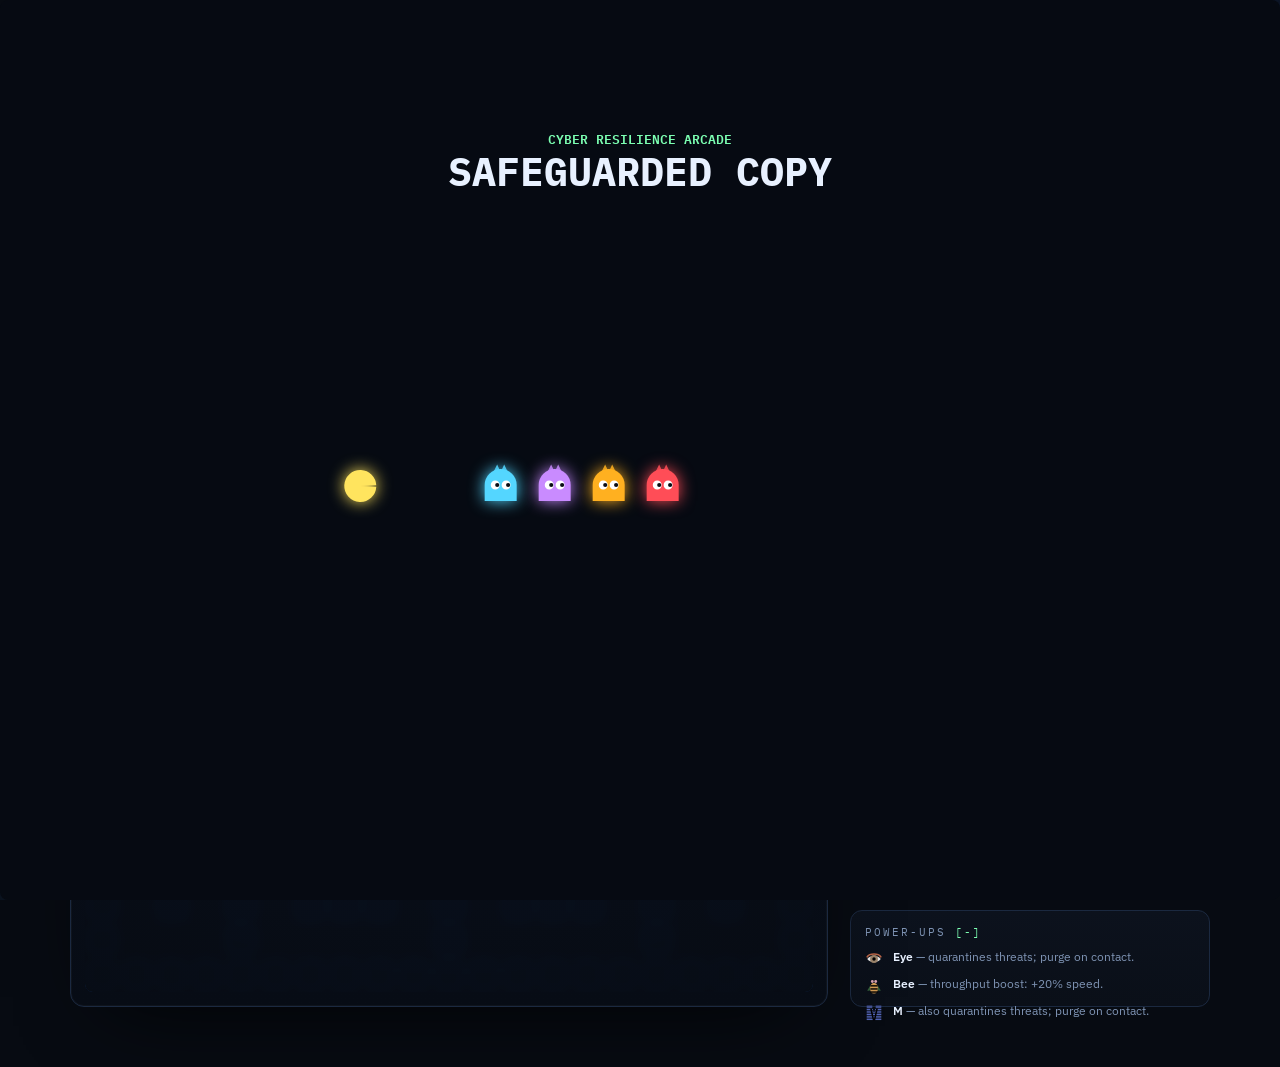
<file: games/safeguarded-copy/index.html>
<!doctype html>
<html lang="en">
<head>
<meta charset="utf-8">
<meta name="viewport" content="width=device-width, initial-scale=1, maximum-scale=1, user-scalable=no, viewport-fit=cover">
<title>IBM ServiceExpress SGC Game</title>
<meta name="description" content="Clear the production volume while four threat actors hunt your I/O head. Bank immutable Safeguarded Copies and roll back when you get hit.">
<meta name="keywords" content="arcade, storage, ransomware, IBM, educational, cyber resilience">
<meta name="added" content="2026-07-29">
<meta name="game-accent" content="#36e0c8">
<meta name="game-controls" content="Arrows or WASD, P to pause, swipe on mobile">
<link rel="preconnect" href="https://fonts.googleapis.com">
<link rel="preconnect" href="https://fonts.gstatic.com" crossorigin>
<link href="https://fonts.googleapis.com/css2?family=IBM+Plex+Mono:wght@400;500;600;700&family=IBM+Plex+Sans:wght@400;500;600;700&display=swap" rel="stylesheet">
<style>
  :root{
    --bg:#070b12;
    --panel:#0c121d;
    --panel-2:#10182840;
    --grid:#10213a;
    --wall:#15366b;
    --wall-glow:#2f7bff;
    --data:#36e0c8;          /* dots / protected data */
    --copy:#7CFFB2;          /* safeguarded copy green */
    --copy-dim:#2c6b48;
    --player:#FFE45E;        /* I/O head */
    --alert:#ff4d57;         /* ransomware */
    --amber:#ffb020;         /* wiper */
    --violet:#c98bff;        /* trojan */
    --cyan:#54d6ff;          /* rootkit */
    --ink:#e8f1ff;
    --muted:#7e93b3;
    --muted-2:#56688a;
    --hair:#1b2940;
    --mono:'IBM Plex Mono',ui-monospace,SFMono-Regular,Menlo,Consolas,monospace;
    --sans:'IBM Plex Sans',system-ui,-apple-system,Segoe UI,Roboto,sans-serif;
  }
  *{box-sizing:border-box}
  html,body{margin:0;height:100%}
  body{
    background:
      radial-gradient(1200px 700px at 80% -10%, #0e1b33 0%, #0e1b3300 60%),
      radial-gradient(900px 600px at -10% 110%, #0c1726 0%, #0c172600 55%),
      var(--bg);
    background-attachment:fixed;   /* pin glows to the viewport so Safari does not tile a seam into the scrolling bg */
    background-repeat:no-repeat;
    color:var(--ink);
    font-family:var(--sans);
    -webkit-font-smoothing:antialiased;
    overflow-x:hidden;
  }
  /* faint scanline texture */
  body::after{
    content:"";position:fixed;inset:0;pointer-events:none;z-index:50;
    background:repeating-linear-gradient(0deg, #ffffff05 0 1px, transparent 1px 3px);
    mix-blend-mode:overlay;opacity:.5;
  }
  #attract{position:fixed;inset:0;z-index:200;
    background:radial-gradient(1200px 700px at 80% -10%, #0e1b33 0%, transparent 60%),
      radial-gradient(900px 600px at -10% 110%, #0c1726 0%, transparent 55%), var(--bg);
    opacity:1;transition:opacity .85s ease}
  #attract.done{opacity:0;pointer-events:none}
  #attract-cv{display:block;width:100%;height:100%}
  .wrap{
    max-width:1180px;margin:0 auto;padding:22px 20px 60px;
    display:grid;grid-template-columns: minmax(0,1fr) 360px; gap:22px;
    align-items:start;
  }
  header.top{grid-column:1 / -1;display:flex;align-items:flex-end;justify-content:space-between;gap:18px;flex-wrap:wrap;border-bottom:1px solid var(--hair);padding-bottom:14px}
  .brand{display:flex;flex-direction:column;gap:4px}
  .back-link{grid-column:1 / -1;justify-self:start;font-family:var(--mono);font-size:12px;color:var(--muted);text-decoration:none;letter-spacing:.08em;border:1px solid var(--hair);padding:4px 10px;border-radius:2px}
  .back-link:hover{color:var(--copy);border-color:var(--copy)}
  .kicker{font-family:var(--mono);font-size:11px;letter-spacing:.32em;text-transform:uppercase;color:var(--copy)}
  h1{font-family:var(--mono);font-weight:700;font-size:clamp(20px,3.4vw,30px);margin:0;letter-spacing:.02em;line-height:1.05}
  h1 .dim{color:var(--muted)}
  .tag{font-size:13px;color:var(--muted);max-width:560px;line-height:1.45}
  .top-meta{font-family:var(--mono);font-size:11px;color:var(--muted-2);text-align:right;line-height:1.6}
  .top-meta b{color:var(--data);font-weight:600}

  /* ---- stage ---- */
  .stage{position:relative;background:linear-gradient(180deg,#0a1120,#070c15);border:1px solid var(--hair);border-radius:14px;padding:14px;box-shadow:0 30px 80px -40px #000, inset 0 0 0 1px #ffffff08}
  .stage-head{display:flex;align-items:center;justify-content:space-between;gap:10px;margin:2px 4px 12px;font-family:var(--mono);font-size:11px;letter-spacing:.14em;text-transform:uppercase}
  .vol{display:flex;align-items:center;gap:9px;color:var(--muted)}
  .led{width:9px;height:9px;border-radius:50%;background:var(--copy);box-shadow:0 0 10px var(--copy);animation:pulse 1.8s ease-in-out infinite}
  .led.bad{background:var(--alert);box-shadow:0 0 10px var(--alert)}
  @keyframes pulse{50%{opacity:.4}}
  .hud{display:flex;gap:16px;color:var(--muted)}
  .hud b{color:var(--ink);font-weight:600}
  canvas{display:block;width:100%;height:auto;image-rendering:auto;border-radius:8px;background:#060a12;touch-action:none}
  .canvas-host{position:relative}

  /* overlays */
  .overlay{position:absolute;inset:0;display:flex;align-items:flex-start;justify-content:center;overflow-y:auto;border-radius:8px;background:radial-gradient(120% 120% at 50% 0%, #0b1426f2, #070b12fa);backdrop-filter:blur(3px);z-index:5;padding:22px;text-align:center}
  .overlay.hidden{display:none}
  .card{max-width:560px;width:100%;margin:auto}
  .card h2{font-family:var(--mono);font-size:22px;margin:0 0 6px;letter-spacing:.02em}
  .card p{color:var(--muted);font-size:14px;line-height:1.55;margin:8px 0}
  .card .small{font-size:12.5px;color:var(--muted-2)}
  .legend-mini{display:flex;flex-wrap:wrap;gap:10px 18px;justify-content:center;margin:16px 0 4px;font-family:var(--mono);font-size:12px;color:var(--muted)}
  .legend-mini i{width:12px;height:12px;border-radius:3px;display:inline-block;vertical-align:-2px;margin-right:7px}
  button.btn{font-family:var(--mono);font-weight:600;letter-spacing:.06em;text-transform:uppercase;font-size:13px;color:#08131f;background:linear-gradient(180deg,#9bffc9,#54e6a0);border:0;border-radius:9px;padding:13px 22px;cursor:pointer;box-shadow:0 10px 30px -12px #54e6a0aa;transition:transform .08s ease, filter .15s}
  button.btn:hover{filter:brightness(1.08)}
  button.btn:active{transform:translateY(1px)}
  button.btn.ghost{background:transparent;color:var(--ink);border:1px solid var(--hair);box-shadow:none}
  button.btn.danger{background:linear-gradient(180deg,#ff8088,#ff4d57);color:#1a0608;box-shadow:0 10px 30px -12px #ff4d5799}
  .btnrow{display:flex;gap:10px;justify-content:center;flex-wrap:wrap;margin-top:16px}

  /* recovery chooser */
  .rp-list{display:grid;gap:10px;margin:14px 0 4px;text-align:left;max-height:280px;overflow:auto;padding-right:4px}
  .rp{display:flex;align-items:center;gap:12px;border:1px solid var(--copy-dim);background:linear-gradient(180deg,#0e1f1880,#0b1a14);border-radius:10px;padding:11px 13px;cursor:pointer;transition:border-color .15s, background .15s, transform .08s}
  .rp:hover{border-color:var(--copy);background:#10241b}
  .rp:active{transform:translateY(1px)}
  .rp .lock{font-size:18px;filter:drop-shadow(0 0 6px var(--copy))}
  .rp .meta{flex:1;min-width:0}
  .rp .seq{font-family:var(--mono);font-size:13px;color:var(--copy);font-weight:600}
  .rp .sub{font-family:var(--mono);font-size:11px;color:var(--muted)}
  .rp .badge{font-family:var(--mono);font-size:9.5px;letter-spacing:.12em;text-transform:uppercase;color:var(--copy);border:1px solid var(--copy-dim);border-radius:999px;padding:3px 8px}
  .rp .rpo{font-family:var(--mono);font-size:11px;color:var(--amber);text-align:right;white-space:nowrap}

  /* ---- console panel ---- */
  .console{display:flex;flex-direction:column;gap:14px;align-self:stretch}
  #pu-panel{display:flex;flex-direction:column;flex:1 1 0;min-height:0}
  #pu-panel .legend{overflow:auto;min-height:0;padding-bottom:2px}
  .module{background:linear-gradient(180deg,var(--panel),#0a0f18);border:1px solid var(--hair);border-radius:12px;padding:14px}
  .module h3{font-family:var(--mono);font-size:11px;letter-spacing:.18em;text-transform:uppercase;color:var(--muted);margin:0 0 10px;display:flex;align-items:center;justify-content:space-between}
  .module h3 .count{color:var(--copy)}

  .gauge{display:flex;flex-direction:column;gap:8px}
  .gauge .row{display:flex;justify-content:space-between;font-family:var(--mono);font-size:12px;color:var(--muted)}
  .gauge .row b{color:var(--ink)}
  .bar{height:8px;border-radius:999px;background:#0c1830;overflow:hidden;border:1px solid #16233d}
  .bar > span{display:block;height:100%;width:0%;background:linear-gradient(90deg,var(--copy),var(--amber));transition:width .25s ease}
  .rpo-note{font-size:11px;color:var(--muted-2);line-height:1.4;margin-top:8px}
  .repo-note{font-family:var(--mono);font-size:11px;color:var(--amber);line-height:1.45;margin-top:10px;padding:8px 10px;border:1px solid #3a2f12;border-radius:8px;background:#1a140880;opacity:1;transition:opacity .4s ease}

  .repo{display:flex;flex-direction:column;gap:8px;min-height:46px}
  .repo .empty{font-family:var(--mono);font-size:11.5px;color:var(--muted-2);padding:8px 2px}
  .copy-chip{display:flex;align-items:center;gap:10px;border:1px solid var(--copy-dim);border-radius:9px;padding:8px 10px;background:#0b1a1480;animation:slidein .3s ease}
  @keyframes slidein{from{opacity:0;transform:translateX(8px)}}
  .copy-chip.expiring{opacity:.45;filter:grayscale(.4)}
  .copy-chip .lk{font-size:14px}
  .copy-chip .info{flex:1;min-width:0}
  .copy-chip .t{font-family:var(--mono);font-size:12px;color:var(--copy);font-weight:600}
  .copy-chip .s{font-family:var(--mono);font-size:10.5px;color:var(--muted)}
  .copy-chip .imm{font-family:var(--mono);font-size:9px;letter-spacing:.1em;color:var(--copy);border:1px solid var(--copy-dim);border-radius:999px;padding:2px 6px;text-transform:uppercase}

  .stat-grid{display:grid;grid-template-columns:1fr 1fr;gap:9px}
  .stat{background:var(--panel-2);border:1px solid #15233c;border-radius:9px;padding:9px 10px}
  .stat .k{font-family:var(--mono);font-size:9.5px;letter-spacing:.12em;text-transform:uppercase;color:var(--muted-2)}
  .stat .v{font-family:var(--mono);font-size:18px;font-weight:600;color:var(--ink);margin-top:2px}

  .legend{display:flex;flex-direction:column;gap:8px}
  .legend .li{display:flex;gap:10px;align-items:flex-start;font-size:12px;color:var(--muted);line-height:1.4}
  .legend .li i{flex:0 0 auto;width:16px;height:16px;border-radius:4px;margin-top:1px;box-shadow:inset 0 0 0 1px #ffffff14}
  .legend .li .puicon{flex:0 0 auto;width:18px;height:18px;margin-top:1px;display:inline-flex}
  .legend .li .puicon svg{display:block}
  .legend .li b{color:var(--ink);font-weight:600}

  .log{font-family:var(--mono);font-size:11px;color:var(--muted);background:#070d16;border:1px solid #14213a;border-radius:9px;padding:9px 10px;max-height:120px;overflow:auto;line-height:1.55}
  .log div{white-space:pre-wrap}
  .log .t-copy{color:var(--copy)}
  .log .t-bad{color:var(--alert)}
  .log .t-rec{color:var(--amber)}
  .log .t-sys{color:var(--muted-2)}

  .ctrlbar{display:flex;gap:8px;flex-wrap:wrap}
  .ctrlbar button{flex:1}
  .mini{font-family:var(--mono);font-weight:600;font-size:11px;letter-spacing:.08em;text-transform:uppercase;color:var(--ink);background:#101a2b;border:1px solid var(--hair);border-radius:8px;padding:9px 10px;cursor:pointer}
  .mini:hover{border-color:#2a4d86}

  footer{grid-column:1 / -1;border-top:1px solid var(--hair);margin-top:6px;padding-top:14px;color:var(--muted-2);font-size:11.5px;line-height:1.5}
  footer b{color:var(--muted)}
  a{color:var(--cyan);text-decoration:none}

  /* mobile dpad */
  .dpad{display:none;grid-column:1/-1;justify-content:center;margin-top:4px}
  .dpad .pad{display:grid;grid-template-columns:repeat(3,60px);grid-template-rows:repeat(3,60px);gap:8px}
  .dpad button{font-size:22px;background:#101a2b;border:1px solid var(--hair);border-radius:12px;color:var(--ink);cursor:pointer}
  .dpad .u{grid-area:1/2} .dpad .l{grid-area:2/1} .dpad .r{grid-area:2/3} .dpad .d{grid-area:3/2}

  /* collapsible reference panels: used on both layouts, compact on mobile */
  details.module summary{font-family:var(--mono);font-size:11px;letter-spacing:.18em;text-transform:uppercase;color:var(--muted);cursor:pointer;list-style:none;margin-bottom:2px}
  details.module summary::-webkit-details-marker{display:none}
  details.module summary::after{content:" [+]";color:var(--copy)}
  details.module[open] summary::after{content:" [-]";color:var(--copy)}
  details.module[open] .legend{margin-top:10px}

  @media (max-width: 940px){
    .wrap{grid-template-columns:1fr;max-width:560px;padding:12px 10px 44px;gap:14px}
    .console{position:static;align-self:auto}
    #pu-panel{flex:0 0 auto}
    .dpad{display:flex}
    html,body{overscroll-behavior:none}
    header.top{padding-bottom:10px}
    .tag{font-size:12px}
    .stage{padding:10px;touch-action:none}
    .overlay{inset:0;padding:14px;align-items:flex-start;overflow-y:auto;-webkit-overflow-scrolling:touch}
    .overlay .card{margin:auto}
    .card h2{font-size:18px}
    .card p{font-size:13px}
    .dpad .pad{grid-template-columns:repeat(3,56px);grid-template-rows:repeat(3,56px)}
    .mini{min-height:44px}
    button.btn{padding:14px 20px;width:100%}
  }
  /* ---------- leaderboard ---------- */
  .lb{list-style:none;margin:10px 0 0;padding:0;display:flex;flex-direction:column;gap:4px;max-height:230px;overflow-y:auto;overflow-x:hidden}
  .lb li{padding-right:8px}
  .lb li{display:grid;grid-template-columns:22px 1fr auto 16px;align-items:center;gap:8px;
    font-family:var(--mono);font-size:12px;color:var(--muted)}
  .lb li .rk{color:var(--muted-2);text-align:right}
  .lb li .nm{color:var(--copy);font-weight:600;letter-spacing:.04em;overflow:hidden;text-overflow:ellipsis;white-space:nowrap}
  .lb li .sc{color:var(--ink);text-align:right;white-space:nowrap}
  .lb li .wl{font-size:11px;text-align:center}
  .lb li.empty{display:block;color:var(--muted-2);font-size:11.5px;padding:4px 0}
  .lb-clear{margin-top:10px;width:100%}
  details.module summary .count{color:var(--copy)}
  .lb-note{font-family:var(--mono);font-size:12px;color:var(--amber);margin:10px 0 2px;min-height:1em}
  .lb-entry{margin:12px 0 4px}
  .lb-entry-l{font-family:var(--mono);font-size:11px;letter-spacing:.14em;text-transform:uppercase;color:var(--copy);margin-bottom:8px}
  .lb-name-input{width:100%;font-family:var(--mono);font-weight:600;font-size:16px;
    color:var(--copy);background:#0b1a14;border:1px solid var(--copy-dim);
    border-radius:9px;padding:11px 14px;margin-bottom:12px;caret-color:var(--copy)}
  .lb-name-input:focus{outline:none;border-color:var(--copy);box-shadow:0 0 0 2px #7cffb244}
  .lb-name-input::placeholder{color:var(--muted-2)}

  /* ---------- pre-game leaderboard screen ---------- */
  .intro-lb{margin:14px 0 0;text-align:left}
  .intro-lb-title{font-family:var(--mono);font-size:10px;letter-spacing:.22em;text-transform:uppercase;color:var(--muted-2);margin-bottom:8px}
  .intro-lb-rows{display:flex;flex-direction:column;gap:3px;max-height:170px;overflow:auto}
  .intro-lb-row{display:grid;grid-template-columns:22px 1fr auto 14px;align-items:center;gap:6px;
    font-family:var(--mono);font-size:12px;color:var(--muted);padding:3px 0;border-bottom:1px solid #1b293044}
  .intro-lb-row:last-child{border-bottom:none}
  .intro-lb-row .rk{color:var(--muted-2);text-align:right;font-size:11px}
  .intro-lb-row .nm{color:var(--copy);font-weight:600;overflow:hidden;text-overflow:ellipsis;white-space:nowrap}
  .intro-lb-row .sc{color:var(--ink);text-align:right;white-space:nowrap}
  .intro-lb-row .wl{font-size:11px;text-align:center}
  .intro-lb-empty{font-family:var(--mono);font-size:11.5px;color:var(--muted-2);padding:4px 0;text-align:center}
  .name-row{display:flex;gap:8px;margin:14px 0 4px;align-items:stretch}
  .name-row .lb-name-input{flex:1;margin-bottom:0}

  /* ---------- full-board scores page ---------- */
  .lb-page-card{max-width:520px}
  .lb-page-head{display:grid;grid-template-columns:32px 1fr auto 22px;gap:10px;align-items:center;
    font-family:var(--mono);font-size:10px;letter-spacing:.14em;text-transform:uppercase;color:var(--muted-2);
    padding:0 8px 8px;margin-top:14px;border-bottom:1px solid var(--hair)}
  .lb-page-head .sc,.lb-page-head .rk{text-align:right}
  .lb-page-head .wl{text-align:center}
  .lb-page{max-height:300px;margin-top:8px;gap:2px}
  .lb-page li{grid-template-columns:32px 1fr auto 22px;font-size:15px;padding:9px 8px;
    border-bottom:1px solid #1b293033;border-radius:6px}
  .lb-page li:nth-child(-n+3) .nm{color:#ffe45e}
  .lb-page li:nth-child(-n+3) .rk{color:var(--copy)}

  /* ---------- arcade initials entry ---------- */
  .lb-initials{display:flex;gap:10px;justify-content:center;margin:4px 0 14px}
  .lb-init{width:56px;height:64px;text-align:center;text-transform:uppercase;
    font-family:var(--mono);font-weight:700;font-size:34px;color:var(--copy);
    background:#0b1a14;border:1px solid var(--copy-dim);border-radius:10px;
    caret-color:var(--copy);padding:0}
  .lb-init:focus{outline:none;border-color:var(--copy);box-shadow:0 0 0 2px #7cffb244}

  /* ---------- themed scrollbars (replaces the default white bar) ---------- */
  .intro-lb-rows,.rp-list,.repo,.lb{scrollbar-width:thin;scrollbar-color:var(--copy-dim) transparent}
  .intro-lb-rows::-webkit-scrollbar,.rp-list::-webkit-scrollbar,.repo::-webkit-scrollbar,
  .lb::-webkit-scrollbar{width:8px;height:8px}
  .intro-lb-rows::-webkit-scrollbar-track,.rp-list::-webkit-scrollbar-track,
  .repo::-webkit-scrollbar-track,.lb::-webkit-scrollbar-track{background:transparent}
  .intro-lb-rows::-webkit-scrollbar-thumb,.rp-list::-webkit-scrollbar-thumb,
  .repo::-webkit-scrollbar-thumb,.lb::-webkit-scrollbar-thumb{
    background:linear-gradient(180deg,#2c6b48,#1c4630);border-radius:8px;border:2px solid transparent;background-clip:padding-box}
  .intro-lb-rows::-webkit-scrollbar-thumb:hover,.rp-list::-webkit-scrollbar-thumb:hover,
  .repo::-webkit-scrollbar-thumb:hover,.lb::-webkit-scrollbar-thumb:hover{
    background:linear-gradient(180deg,#3f9668,#2c6b48);background-clip:padding-box}
  .name-row .btn{white-space:nowrap;flex-shrink:0}
</style>
</head>
<body>
<div id="attract"><canvas id="attract-cv"></canvas></div>
<div class="wrap">
  <a class="back-link" href="../../">&larr; Arcade</a>
  <header class="top">
    <div class="brand">
      <div class="kicker">Cyber Resilience Arcade</div>
      <h1>SAFEGUARDED&nbsp;COPY <span class="dim">// snapshot &amp; recover</span></h1>
      <div class="tag">Clear the production volume of data blocks while threat actors hunt your I/O head. Capture <b style="color:var(--copy)">immutable Safeguarded Copies</b> as you go — when you're hit, roll the volume back to a clean recovery point instead of losing everything.</div>
    </div>
  </header>

  <!-- LEFT: game stage -->
  <section class="stage">
    <div class="stage-head">
      <div class="vol"><span class="led" id="led"></span><span id="vol-state">PRODUCTION VOLUME — ONLINE</span></div>
      <div class="hud">
        <span>SCORE&nbsp;<b id="h-score">0</b></span>
        <span>BLOCKS&nbsp;<b id="h-dots">0</b></span>
      </div>
    </div>
    <div class="canvas-host">
      <canvas id="game" width="504" height="504" aria-label="maze game"></canvas>

      <!-- INTRO -->
      <div class="overlay" id="ov-intro">
        <div class="card">
          <div class="kicker" style="margin-bottom:6px">Cyber Resilience Arcade</div>
          <h2>Protect the volume.</h2>
          <p style="margin:6px 0 4px"><b>Arrow keys / WASD</b> or swipe to steer. Eat every data block. Grab <b style="color:var(--copy)">lock disks</b> to capture immutable Safeguarded Copies — when a threat catches you, roll back to a clean copy instead of losing everything.</p>
          <div class="legend-mini" style="margin:10px 0 0">
            <span><i style="background:var(--player)"></i>I/O head (you)</span>
            <span><i style="background:var(--copy)"></i>Safeguarded Copy</span>
            <span><i style="background:var(--alert)"></i>Threat actors</span>
          </div>


          <!-- leaderboard shown before game starts -->
          <div class="intro-lb">
            <div class="intro-lb-title">🏆 Leaderboard</div>
            <div class="intro-lb-rows" id="intro-lb-rows">
              <div class="intro-lb-empty">No scores yet — be the first!</div>
            </div>
          </div>

          <div class="btnrow"><button class="btn" id="btn-start">Bring volume online ▸</button><button class="btn ghost" id="btn-view-lb">🏆 Leaderboard</button></div>
        </div>
      </div>

      <!-- RECOVER -->
      <div class="overlay hidden" id="ov-recover">
        <div class="card">
          <div class="kicker" style="margin-bottom:6px;color:var(--alert)">⚠ Data corruption event</div>
          <h2>Recover from a Safeguarded Copy</h2>
          <p class="small">Copies are immutable — the attacker could not alter or delete them. Pick a clean recovery point. Newer = less data loss, but less margin from the threat.</p>
          <div class="rp-list" id="rp-list"></div>
          <div class="btnrow"><button class="btn ghost" id="btn-giveup">Decline recovery</button></div>
        </div>
      </div>

      <!-- GAMEOVER -->
      <div class="overlay hidden" id="ov-over">
        <div class="card">
          <div class="kicker" style="margin-bottom:6px;color:var(--alert)">Total loss</div>
          <h2 id="over-title">No recovery point available</h2>
          <p id="over-msg">Without a Safeguarded Copy, a corruption event means the volume is gone. That's the whole argument for taking immutable copies early and often.</p>
          <div class="lb-note"></div>
          <div class="lb-entry" hidden>
            <div class="lb-entry-l">New high score — enter your initials</div>
            <div class="lb-initials">
              <input class="lb-init" maxlength="1" inputmode="latin" autocomplete="off" spellcheck="false" aria-label="Initial 1">
              <input class="lb-init" maxlength="1" inputmode="latin" autocomplete="off" spellcheck="false" aria-label="Initial 2">
              <input class="lb-init" maxlength="1" inputmode="latin" autocomplete="off" spellcheck="false" aria-label="Initial 3">
            </div>
            <button class="btn lb-save">Save score ▸</button>
          </div>
          <div class="btnrow"><button class="btn" id="btn-restart">Rebuild volume ▸</button><button class="btn ghost btn-view-lb-e">🏆 Leaderboard</button></div>
        </div>
      </div>

      <!-- WIN -->
      <div class="overlay hidden" id="ov-win">
        <div class="card">
          <div class="kicker" style="margin-bottom:6px;color:var(--copy)">Recovery complete</div>
          <h2>Volume fully restored 🛡</h2>
          <p>Every block reconciled, production back to a known-good state. You survived <b id="win-rec">0</b> corruption events using <b id="win-copies">0</b> Safeguarded Copies.</p>
          <div class="lb-note"></div>
          <div class="lb-entry" hidden>
            <div class="lb-entry-l">New high score — enter your initials</div>
            <div class="lb-initials">
              <input class="lb-init" maxlength="1" inputmode="latin" autocomplete="off" spellcheck="false" aria-label="Initial 1">
              <input class="lb-init" maxlength="1" inputmode="latin" autocomplete="off" spellcheck="false" aria-label="Initial 2">
              <input class="lb-init" maxlength="1" inputmode="latin" autocomplete="off" spellcheck="false" aria-label="Initial 3">
            </div>
            <button class="btn lb-save">Save score ▸</button>
          </div>
          <div class="btnrow"><button class="btn" id="btn-again">Run it again ▸</button><button class="btn ghost btn-view-lb-e">🏆 Leaderboard</button></div>
        </div>
      </div>

      <!-- SCORES (full-board leaderboard page) -->
      <div class="overlay hidden" id="ov-scores">
        <div class="card lb-page-card">
          <div class="kicker" style="margin-bottom:6px;color:var(--copy)">🏆 High scores</div>
          <h2>Leaderboard</h2>
          <div class="lb-page-head"><span class="rk">#</span><span class="nm">Initials</span><span class="sc">Score</span><span class="wl">🔒</span></div>
          <ol class="lb lb-page" id="lb-page-list"><li class="empty">No scores yet.</li></ol>
          <div class="btnrow">
            <button class="btn" id="btn-scores-back">◂ Back</button>
            <button class="btn ghost" id="btn-scores-clear">Clear scores</button>
          </div>
        </div>
      </div>
    </div>
  </section>

  <!-- RIGHT: ops console -->
  <aside class="console">
    <div class="ctrlbar">
      <button class="mini" id="btn-pause">Pause</button>
      <button class="mini" id="btn-music">Music: on</button>
      <button class="mini" id="btn-mute">Sound: on</button>
      <button class="mini" id="btn-reset">Reset</button>
    </div>
    <details class="module" open id="lb-panel">
      <summary>High scores <span class="count" id="lb-count">0</span></summary>
      <ol class="lb" id="lb-list"><li class="empty">No scores yet.</li></ol>
      <button class="mini lb-clear" id="btn-clear-scores">Clear scores</button>
    </details>
    <div class="module">
      <h3>Recovery point objective <span class="count" id="rpo-state">—</span></h3>
      <div class="gauge">
        <div class="row"><span>Since last copy</span><b id="rpo-time">00:00</b></div>
        <div class="bar"><span id="rpo-bar"></span></div>
        <div class="row"><span>Unprotected blocks</span><b id="rpo-blocks">0</b></div>
      </div>
      <div class="rpo-note">If you're hit now, everything since your last copy is lost on recovery. Grab a lock disk to reset the gap to zero.</div>
    </div>

    <div class="module">
      <h3>Safeguarded Copy repository <span class="count" id="repo-count">0 / 4</span></h3>
      <div class="repo" id="repo"><div class="empty">No copies yet — repository empty.</div></div>
      <div class="repo-note" id="repo-note" hidden></div>
    </div>

    <div class="module">
      <h3>Telemetry</h3>
      <div class="stat-grid">
        <div class="stat"><div class="k">Copies taken</div><div class="v" id="s-taken">0</div></div>
        <div class="stat"><div class="k">Recoveries</div><div class="v" id="s-rec">0</div></div>
        <div class="stat"><div class="k">Blocks lost</div><div class="v" id="s-lost">0</div></div>
        <div class="stat"><div class="k">Threats purged</div><div class="v" id="s-threats">0</div></div>
      </div>
    </div>

    <details class="module" open id="pu-panel">
      <summary>Power-ups</summary>
      <div class="legend">
        <div class="li"><span class="puicon"><svg xmlns="http://www.w3.org/2000/svg" viewBox="0 0 128 128" width="18" height="18"><path d="M16 48C34 22 94 22 112 48" fill="none" stroke="#B96547" stroke-width="12" stroke-linecap="round"/><path d="M16 64C32 36 96 36 112 64C96 92 32 92 16 64Z" fill="#E8E8E8"/><circle cx="64" cy="64" r="28" fill="#9B846B"/><circle cx="64" cy="64" r="12" fill="#000"/></svg></span><span><b>Eye</b> — quarantines threats; purge on contact.</span></div>
        <div class="li"><span class="puicon"><svg xmlns="http://www.w3.org/2000/svg" viewBox="0 0 128 128" width="18" height="18"><path d="M40 56 L16 96 Q40 104 52 72 Z" fill="#355F3A"/><path d="M88 56 L112 96 Q88 104 76 72 Z" fill="#355F3A"/><circle cx="52" cy="32" r="10" fill="#D7A0B0"/><circle cx="76" cy="32" r="10" fill="#D7A0B0"/><path d="M64 42 C84 42 92 60 92 82 C92 104 82 118 64 118 C46 118 36 104 36 82 C36 60 44 42 64 42Z" fill="#D19A53"/><rect x="38" y="58" width="52" height="10" fill="#000"/><rect x="38" y="80" width="52" height="10" fill="#000"/><rect x="38" y="102" width="52" height="10" fill="#000"/></svg></span><span><b>Bee</b> — throughput boost: +20% speed.</span></div>
        <div class="li"><span class="puicon"><svg xmlns="http://www.w3.org/2000/svg" viewBox="0 0 128 128" width="18" height="18"><g fill="#6377D8"><rect x="12" y="12" width="40" height="6"/><rect x="76" y="12" width="40" height="6"/><rect x="12" y="24" width="40" height="6"/><rect x="76" y="24" width="40" height="6"/><rect x="12" y="36" width="44" height="6"/><rect x="72" y="36" width="44" height="6"/><rect x="12" y="48" width="48" height="6"/><rect x="68" y="48" width="48" height="6"/><rect x="12" y="60" width="52" height="6"/><rect x="64" y="60" width="52" height="6"/><rect x="12" y="72" width="52" height="6"/><rect x="64" y="72" width="52" height="6"/><rect x="12" y="84" width="52" height="6"/><rect x="64" y="84" width="52" height="6"/><rect x="12" y="96" width="52" height="6"/><rect x="64" y="96" width="52" height="6"/><rect x="12" y="108" width="52" height="6"/><rect x="64" y="108" width="52" height="6"/></g><path d="M48 32 L64 108 L80 32 L92 32 L72 118 L56 118 L36 32 Z" fill="#000"/></svg></span><span><b>M</b> — also quarantines threats; purge on contact.</span></div>
      </div>
    </details>

  </aside>

  <div class="dpad">
    <div class="pad">
      <button class="u" data-dir="up">▲</button>
      <button class="l" data-dir="left">◀</button>
      <button class="r" data-dir="right">▶</button>
      <button class="d" data-dir="down">▼</button>
    </div>
  </div>

</div>

<script>
"use strict";
(function(){
  /* ============================================================
     MAZE  (authored as left halves, mirrored for symmetry)
     X wall  . block  o safeguarded-copy pellet  ' ' open
     _ ghost pen  = pen door  P player start
  ============================================================ */
  // Strict 1-tile-wide corridors (odd-lattice maze): no open area is ever 2 wide.
  // Generated + verified: connected, symmetric, no 2x2 open cells, no dead ends
  // (except the pen-exit nook, as in the classic board).
  const MAP = [
    "XXXXXXXXXXXXXXXXXXXXX",
    "Xo....X...X...X....oX",
    "X.XXX.X.X.X.X.X.XXX.X",
    "X...X...X.X.X...X...X",
    "XXX.X.XXX.X.XXX.X.XXX",
    "X.....X...X...X.....X",
    "X.XXX.X.XXXXX.X.XXX.X",
    "X.....X.......X.....X",
    "XXX.X.XXXX.XXXX.X.XXX",
    " .......XX=XX....... ",
    "X.X.XXX._____.XXX.X.X",
    "X.X.....XXXXX.....X.X",
    "X.XXXXX.XXXXX.XXXXX.X",
    "X.....X...P...X.....X",
    "XXX.X.XXX.X.XXX.X.XXX",
    "X.....X.......X.....X",
    "X.XXXXX.XXXXX.XXXXX.X",
    "X.X...X...X...X...X.X",
    "X.X.X.XXX.X.XXX.X.X.X",
    "Xo..X.....X.....X..oX",
    "XXXXXXXXXXXXXXXXXXXXX"
  ];
  const ROWS = MAP.length;
  const COLS = MAP[0].length;
  const TILE = 24, HALF = TILE/2;
  // sanity: every row equal width
  for(const r of MAP){ if(r.length!==COLS) console.warn("row width mismatch", r.length); }

  // cell type grids
  const wall=[], dot=[], snap=[], pen=[], door=[];
  let playerStart=null, doorTile=null, penTiles=[];
  for(let r=0;r<ROWS;r++){
    wall[r]=[];dot[r]=[];snap[r]=[];pen[r]=[];door[r]=[];
    for(let c=0;c<COLS;c++){
      const ch=MAP[r][c];
      wall[r][c]= ch==='X';
      pen[r][c] = ch==='_';
      door[r][c]= ch==='=';
      dot[r][c] = ch==='.';
      snap[r][c]= ch==='o';
      if(ch==='P') playerStart={c,r};
      if(ch==='=') doorTile={c,r};
      if(ch==='_') penTiles.push({c,r});
    }
  }
  // flood fill player-reachable open cells; seal off unreachable pockets
  (function seal(){
    const open=(r,c)=> r>=0&&r<ROWS&&c>=0 && c<COLS && !wall[r][c] && !pen[r][c] && !door[r][c];
    const seen=Array.from({length:ROWS},()=>Array(COLS).fill(false));
    const st=[[playerStart.r,playerStart.c]]; seen[playerStart.r][playerStart.c]=true;
    while(st.length){
      const [r,c]=st.pop();
      for(const [dr,dc] of [[1,0],[-1,0],[0,1],[0,-1]]){
        let nr=r+dr, nc=((c+dc)+COLS)%COLS;            // tunnel wrap on cols
        if(open(nr,nc)&&!seen[nr][nc]){seen[nr][nc]=true;st.push([nr,nc]);}
      }
    }
    for(let r=0;r<ROWS;r++)for(let c=0;c<COLS;c++){
      if(!wall[r][c]&&!pen[r][c]&&!door[r][c]&&!seen[r][c]){
        wall[r][c]=true; dot[r][c]=false; snap[r][c]=false; // brick over pockets
      }
    }
  })();

  // exit tile just above the door
  const EXIT = {c:doorTile.c, r:doorTile.r-1};

  // --- central containment cage: interior + door + the ring of walls around them ---
  // used purely for rendering it as a clearly enclosed, hollow box (collision is unchanged)
  const cageInterior = penTiles.slice();
  const cageSet = new Set();
  const ringWalls = new Set();
  penTiles.forEach(t=>cageSet.add(t.r+','+t.c));
  cageSet.add(doorTile.r+','+doorTile.c);
  [...penTiles, doorTile].forEach(t=>{
    [[1,0],[-1,0],[0,1],[0,-1]].forEach(([dr,dc])=>{
      const r=t.r+dr, c=t.c+dc;
      if(r>=0&&r<ROWS&&c>=0&&c<COLS && wall[r][c]){ ringWalls.add(r+','+c); cageSet.add(r+','+c); }
    });
  });

  /* ---------- canvas ---------- */
  const cv=document.getElementById('game'), ctx=cv.getContext('2d');
  cv.width=COLS*TILE; cv.height=ROWS*TILE;

  /* ---------- helpers ---------- */
  const px2tile = p => Math.round((p-HALF)/TILE);
  const tile2px = t => t*TILE+HALF;
  const atCenter = e => (((e.x%TILE)+TILE)%TILE===HALF) && (((e.y%TILE)+TILE)%TILE===HALF);
  const isWallP = (r,c)=>{ c=((c%COLS)+COLS)%COLS; if(r<0||r>=ROWS) return true; return wall[r][c]||pen[r][c]||door[r][c]; };
  const isWallG = (r,c)=>{ c=((c%COLS)+COLS)%COLS; if(r<0||r>=ROWS) return true; return wall[r][c]; };

  /* ---------- game state ---------- */
  const GHOSTS = [
    {name:'Ransom', color:getCSS('--alert'),  home:{c:COLS-2,r:1},     spawn:0,  release:0.0},
    {name:'Wiper',  color:getCSS('--amber'),  home:{c:1,r:1},          spawn:1,  release:3.0},
    {name:'Trojan', color:getCSS('--violet'), home:{c:COLS-2,r:ROWS-2},spawn:2,  release:6.0},
    {name:'Rootkit',color:getCSS('--cyan'),   home:{c:1,r:ROWS-2},     spawn:3,  release:9.0},
  ];
  function getCSS(v){return getComputedStyle(document.documentElement).getPropertyValue(v).trim();}
  // cache theme colours once at startup: getComputedStyle is far too costly to call
  // per-tile every frame, which is what the old render path did (worst on mobile).
  const COL={};
  ['bg','panel','grid','wall','wall-glow','data','copy','copy-dim','player',
   'alert','amber','violet','cyan','ink','muted','muted-2'].forEach(k=>{ COL[k]=getCSS('--'+k); });

  const RETENTION = 4;
  const FRIGHT_SEC = 7;          // quarantine window from a threat-response power-up
  const BOOST_SEC = 6;           // throughput-boost duration
  const PLAYER_BOOST_PACE = 1.2; // +20% I/O head speed
  const GHOST_PACE = 0.80;       // ghosts move at 80% of base player speed
  const FRIGHT_PACE = 0.55;      // even slower while quarantined
  // workload power-ups scattered through the volume
  //   bee = throughput boost (+20%) ; eye / m = threat-response (open a quarantine window)
  const POWERUPS = [
    {r:5,c:5,type:'bee'}, {r:5,c:15,type:'bee'},
    {r:7,c:3,type:'eye'}, {r:7,c:17,type:'eye'},
    {r:13,c:5,type:'m'},  {r:13,c:15,type:'m'}
  ];
  // supplied (licensed) artwork, rendered onto the canvas as the power-up sprites
  const PU_SVG = {
    eye: `<svg xmlns="http://www.w3.org/2000/svg" viewBox="0 0 128 128"><path d="M16 48C34 22 94 22 112 48" fill="none" stroke="#B96547" stroke-width="12" stroke-linecap="round"/><path d="M16 64C32 36 96 36 112 64C96 92 32 92 16 64Z" fill="#E8E8E8"/><circle cx="64" cy="64" r="28" fill="#9B846B"/><circle cx="64" cy="64" r="12" fill="#000"/></svg>`,
    bee: `<svg xmlns="http://www.w3.org/2000/svg" viewBox="0 0 128 128"><path d="M40 56 L16 96 Q40 104 52 72 Z" fill="#355F3A"/><path d="M88 56 L112 96 Q88 104 76 72 Z" fill="#355F3A"/><circle cx="52" cy="32" r="10" fill="#D7A0B0"/><circle cx="76" cy="32" r="10" fill="#D7A0B0"/><path d="M64 42 C84 42 92 60 92 82 C92 104 82 118 64 118 C46 118 36 104 36 82 C36 60 44 42 64 42Z" fill="#D19A53"/><rect x="38" y="58" width="52" height="10" fill="#000"/><rect x="38" y="80" width="52" height="10" fill="#000"/><rect x="38" y="102" width="52" height="10" fill="#000"/></svg>`,
    m: `<svg xmlns="http://www.w3.org/2000/svg" viewBox="0 0 128 128"><g fill="#6377D8"><rect x="12" y="12" width="40" height="6"/><rect x="76" y="12" width="40" height="6"/><rect x="12" y="24" width="40" height="6"/><rect x="76" y="24" width="40" height="6"/><rect x="12" y="36" width="44" height="6"/><rect x="72" y="36" width="44" height="6"/><rect x="12" y="48" width="48" height="6"/><rect x="68" y="48" width="48" height="6"/><rect x="12" y="60" width="52" height="6"/><rect x="64" y="60" width="52" height="6"/><rect x="12" y="72" width="52" height="6"/><rect x="64" y="72" width="52" height="6"/><rect x="12" y="84" width="52" height="6"/><rect x="64" y="84" width="52" height="6"/><rect x="12" y="96" width="52" height="6"/><rect x="64" y="96" width="52" height="6"/><rect x="12" y="108" width="52" height="6"/><rect x="64" y="108" width="52" height="6"/></g><path d="M48 32 L64 108 L80 32 L92 32 L72 118 L56 118 L36 32 Z" fill="#000"/></svg>`
  };
  const puImg={};
  (function loadPU(){ for(const k in PU_SVG){ const img=new Image();
    img.src='data:image/svg+xml;charset=utf-8,'+encodeURIComponent(PU_SVG[k]); puImg[k]=img; } })();
  const PU_GLOW={ bee:'#f0c45a', eye:'#e8e8e8', m:'#6377d8' };
  let player, ghosts, score, dotsLeft, dotsTotal, clock, grace,
      phaseTimer, phase, mouth, state, repo, stats, lastCopyT, blocksSinceCopy, copySeq,
      fright, eatChain, boost;
  let muted=false, paused=false;

  function freshVolume(){
    // protected-volume state derived from MAP each (re)build
    const d=[], s=[], pu=[];
    const puMap={}; POWERUPS.forEach(p=>{ puMap[p.r+'_'+p.c]=p.type; });
    dotsTotal=0;
    for(let r=0;r<ROWS;r++){ d[r]=[]; s[r]=[]; pu[r]=[];
      for(let c=0;c<COLS;c++){
        const isPU=puMap[r+'_'+c]||null;
        pu[r][c]=isPU;
        s[r][c]=snap[r][c];
        d[r][c]=dot[r][c] && !isPU;          // power-up tile carries no data block
        if(d[r][c])dotsTotal++;
      }
    }
    return {dots:d, snaps:s, pups:pu, score:0, dotsLeft:dotsTotal,
            pcol:playerStart.c, prow:playerStart.r, pdir:{x:0,y:0}};
  }

  function applyVolume(v){
    // load a protected-volume snapshot into the live game
    liveDots = v.dots.map(row=>row.slice());
    liveSnaps = v.snaps.map(row=>row.slice());
    livePups = v.pups.map(row=>row.slice());
    score = v.score; dotsLeft = v.dotsLeft;
    player.x = tile2px(v.pcol); player.y = tile2px(v.prow);
    player.dir = {...v.pdir}; player.next = {...v.pdir}; player.acc=0;
  }
  function captureVolume(){
    return deepFreeze({
      dots: liveDots.map(r=>r.slice()),
      snaps: liveSnaps.map(r=>r.slice()),
      pups: livePups.map(r=>r.slice()),
      score, dotsLeft,
      pcol: px2tile(player.x), prow: px2tile(player.y), pdir:{...player.dir}
    });
  }
  function deepFreeze(o){ if(Array.isArray(o)) o.forEach(deepFreeze); else if(o&&typeof o==='object') Object.values(o).forEach(deepFreeze); return Object.freeze(o); }

  let liveDots, liveSnaps, livePups;

  function newGame(){
    player = {x:0,y:0,dir:{x:0,y:0},next:{x:0,y:0},speed:2,acc:0};
    ghosts = GHOSTS.map((g,i)=>({...g, x:0,y:0, dir:{x:0,y:-1}, speed:2, pace:GHOST_PACE, acc:0,
      eaten:false, penned:true, released:false, relTimer:g.release, target:{c:0,r:0}, idx:i}));
    repo=[]; stats={taken:0, rec:0, lost:0, purged:0}; copySeq=0;
    clock=0; grace=0; phaseTimer=0; phase='scatter'; mouth=0;
    lastCopyT=0; blocksSinceCopy=0; fright=0; eatChain=0; boost=0;
    applyVolume(freshVolume());
    resetActors(true);
    state='playing';
    const rn=$('repo-note'); if(rn) rn.hidden=true;
    syncUI();
  }

  function resetActors(full){
    // on recovery, applyVolume has already placed the player from the copy;
    // on a full reset, snap the player back to its start tile
    if(full){ player.x=tile2px(playerStart.c); player.y=tile2px(playerStart.r); player.dir={x:0,y:0}; player.next={x:0,y:0}; }
    ghosts.forEach((g,i)=>{
      const t=penTiles[i % penTiles.length];
      g.x=tile2px(t.c); g.y=tile2px(t.r); g.dir={x:0,y:-1};
      g.penned=true; g.released=false; g.eaten=false; g.acc=0;
      g.relTimer = full ? GHOSTS[i].release : (0.4*i+0.3); // quick re-release after recovery
    });
    grace = full ? 1.6 : 2.6;
  }

  /* ---------- input ---------- */
  const setNext=(dx,dy)=>{ if(state==='playing'){ player.next={x:dx,y:dy}; } };
  window.addEventListener('keydown',e=>{
    const t=e.target;
    if(t && (t.tagName==='INPUT' || t.tagName==='TEXTAREA' || t.isContentEditable)) return;
    const k=e.key.toLowerCase();
    if(['arrowup','w'].includes(k)){setNext(0,-1);e.preventDefault();}
    else if(['arrowdown','s'].includes(k)){setNext(0,1);e.preventDefault();}
    else if(['arrowleft','a'].includes(k)){setNext(-1,0);e.preventDefault();}
    else if(['arrowright','d'].includes(k)){setNext(1,0);e.preventDefault();}
    else if(k==='p'){togglePause();}
  });
  // dpad: respond on both touchstart and touchend (for rapid taps) and prevent scroll
  document.querySelectorAll('.dpad button').forEach(b=>{
    const map={up:[0,-1],down:[0,1],left:[-1,0],right:[1,0]};
    const fire=e=>{e.preventDefault(); e.stopPropagation(); const d=map[b.dataset.dir]; setNext(d[0],d[1]);};
    b.addEventListener('touchstart',fire,{passive:false});
    b.addEventListener('touchend', fire,{passive:false});   // also fire on release for quick taps
    b.addEventListener('mousedown',fire);
  });
  // swipe steering: drag anywhere on the board canvas for fast directional input.
  (function(){
    const sw=cv;   // attach to canvas only so overlay scrolls freely
    let ax=null, ay=null; const TH=14;  // lower threshold = more responsive swipe
    sw.addEventListener('touchstart',e=>{
      if(state!=='playing') return;
      const t=e.touches[0]; ax=t.clientX; ay=t.clientY;
    },{passive:true});
    sw.addEventListener('touchmove',e=>{
      if(state!=='playing'){ax=null;return;}
      e.preventDefault();
      if(ax===null) return;
      const t=e.touches[0],dx=t.clientX-ax,dy=t.clientY-ay;
      if(Math.abs(dx)<TH&&Math.abs(dy)<TH) return;
      if(Math.abs(dx)>Math.abs(dy)) setNext(dx>0?1:-1,0); else setNext(0,dy>0?1:-1);
      ax=t.clientX; ay=t.clientY;
    },{passive:false});
    sw.addEventListener('touchend',()=>{ax=null;ay=null;},{passive:true});
  })();

  /* ---------- audio (tiny WebAudio blips) ---------- */
  let actx=null, musicGain=null;
  function ensureAudio(){
    try{
      if(!actx) actx=new (window.AudioContext||window.webkitAudioContext)();
      if(!musicGain){ musicGain=actx.createGain(); musicGain.gain.value=0.16; musicGain.connect(actx.destination); }
      if(actx.state==='suspended') actx.resume();
    }catch(_){}
    return actx;
  }
  function beep(freq,dur,type,vol){
    if(muted) return;
    const ax=ensureAudio(); if(!ax) return;
    try{
      const o=ax.createOscillator(), g=ax.createGain();
      o.type=type||'square'; o.frequency.value=freq;
      g.gain.value=vol||0.04; o.connect(g); g.connect(ax.destination);
      const t=ax.currentTime; o.start(t); g.gain.exponentialRampToValueAtTime(0.0001,t+(dur||0.08)); o.stop(t+(dur||0.08)+0.02);
    }catch(_){}
  }
  const sEat=()=>beep(160+ (Date.now()%2?40:0),0.05,'square',0.03);
  const sCopy=()=>{beep(660,0.09,'sine',0.06);setTimeout(()=>beep(990,0.12,'sine',0.06),70);};
  const sDie=()=>{beep(200,0.25,'sawtooth',0.07);setTimeout(()=>beep(120,0.35,'sawtooth',0.07),120);};
  const sRec=()=>{beep(440,0.1,'sine',0.06);setTimeout(()=>beep(880,0.15,'triangle',0.06),90);};
  const sGhost=()=>{beep(520,0.06,'square',0.05);setTimeout(()=>beep(820,0.1,'square',0.05),55);};
  const sBoost=()=>{beep(300,0.05,'square',0.05);setTimeout(()=>beep(600,0.05,'square',0.05),45);setTimeout(()=>beep(950,0.09,'square',0.05),90);};
  const sPurge=()=>{beep(740,0.08,'sine',0.06);setTimeout(()=>beep(420,0.12,'triangle',0.06),70);};

  /* ---------- background chiptune (original composition) ---------- */
  const NOTE={C:-9,'C#':-8,D:-7,'D#':-6,E:-5,F:-4,'F#':-3,G:-2,'G#':-1,A:0,'A#':1,B:2};
  function hz(n){ const m=/^([A-G]#?)(\d)$/.exec(n); return 440*Math.pow(2,(NOTE[m[1]]+(+m[2]-4)*12)/12); }

  // SECTION A — syncopated minor vamp: Am7 -> D9 (A dorian), funky and laid-back
  const A_BASS=[
    'A2',null,null,'A2', null,'A2',null,'G2', 'A2',null,'E2',null, 'A2',null,'G2',null,
    'D3',null,null,'D3', null,'D3',null,'C3', 'D3',null,'A2',null, 'D3',null,'C3',null];
  const A_LEAD=[
    'A4',null,'C5',null, 'E5',null,'D5',null, 'C5',null,'A4',null, 'G4',null,'A4',null,
    'D5',null,'C5',null, 'A4',null,'C5',null, 'D5',null,'E5',null, 'D5',null,'C5',null];
  const A_STAB={ 2:['A3','C4','E4'], 10:['A3','C4','E4'], 18:['D3','F#3','A3'], 26:['D3','F#3','A3'] };
  const A_KICK =new Set([0,6,8,11,16,22,24,27]);
  const A_SNARE=new Set([4,12,20,28]);
  const A_HAT  =new Set([0,2,4,6,7,8,10,12,14,15,16,18,20,22,23,24,26,28,30,31]);

  // SECTION B — brighter four-on-the-floor lift: Fmaj7 -> G, higher sustained hook
  const B_BASS=[
    'F2',null,null,'F2', 'C3',null,'F2',null, 'F2',null,'A2',null, 'C3',null,'F2',null,
    'G2',null,null,'G2', 'D3',null,'G2',null, 'G2',null,'B2',null, 'D3',null,'G2',null];
  const B_LEAD=[
    'F5',null,'A5',null, 'G5',null,'F5',null, 'E5',null,null,null, 'C5',null,'E5',null,
    'G5',null,'B5',null, 'A5',null,'G5',null, 'D5',null,null,null, 'B4',null,'D5',null];
  const B_STAB={ 2:['F3','A3','C4'], 10:['F3','A3','C4'], 18:['G3','B3','D4'], 26:['G3','B3','D4'] };
  const B_KICK =new Set([0,4,8,12,16,20,24,28]);
  const B_SNARE=new Set([4,12,20,28]);
  const B_HAT  =new Set([0,2,4,6,8,10,12,14,16,18,20,22,24,26,28,30]);

  const SECTIONS=[
    {bass:A_BASS,lead:A_LEAD,stab:A_STAB,kick:A_KICK,snare:A_SNARE,hat:A_HAT,leadType:'square',  leadVol:0.16},
    {bass:B_BASS,lead:B_LEAD,stab:B_STAB,kick:B_KICK,snare:B_SNARE,hat:B_HAT,leadType:'sawtooth',leadVol:0.11}
  ];
  const SECTION_REPEATS=4;   // 2-bar loops before switching section (4 = 8 bars each)

  // POWER cue — fast, frantic "go mode" that takes over while the quarantine window is open.
  // Original composition (an Am arpeggio rocket + galloping bass), not anyone else's theme.
  const POWER_LEAD=['A4','C5','E5','A5', 'C6','A5','E5','C5', 'A4','C5','E5','A5', 'C6','A5','E5','C5'];
  const POWER_BASS=['A2','A2',null,'A2', 'A2','A2',null,'A2', 'A2','A2',null,'A2', 'E2','E2',null,'G2'];
  const POWER_KICK =new Set([0,4,6,8,12,14]);
  const POWER_SNARE=new Set([4,12]);
  const POWER_HAT  =new Set([0,1,2,3,4,5,6,7,8,9,10,11,12,13,14,15]);
  const POWER_LEN=16;
  const BASE_BPM=118, POWER_BPM=152;

  // BOOST cue — even faster, brighter "speed" theme while the bee throughput boost is active.
  // Original: bouncing-octave bass under a bright A-major run.
  const BOOST_LEAD=['A4','B4','C#5','E5', 'C#5','B4','A4','B4', 'F#4','A4','B4','C#5', 'B4','A4','F#4','E4'];
  const BOOST_BASS=['A2','A3','A2','A3', 'A2','A3','A2','A3', 'E2','E3','E2','E3', 'F#2','F#3','E2','E3'];
  const BOOST_KICK =new Set([0,4,8,12]);
  const BOOST_SNARE=new Set([4,12]);
  const BOOST_HAT  =new Set([0,1,2,3,4,5,6,7,8,9,10,11,12,13,14,15]);
  const BOOST_LEN=16, BOOST_BPM=170;

  function mtone(freq,t,dur,type,vol){
    const o=actx.createOscillator(), g=actx.createGain();
    o.type=type; o.frequency.setValueAtTime(freq,t);
    g.gain.setValueAtTime(0.0001,t); g.gain.exponentialRampToValueAtTime(vol,t+0.01);
    g.gain.exponentialRampToValueAtTime(0.0001,t+dur);
    o.connect(g); g.connect(musicGain); o.start(t); o.stop(t+dur+0.03);
  }
  function mkick(t){ const o=actx.createOscillator(),g=actx.createGain(); o.type='sine';
    o.frequency.setValueAtTime(140,t); o.frequency.exponentialRampToValueAtTime(45,t+0.12);
    g.gain.setValueAtTime(0.0001,t); g.gain.exponentialRampToValueAtTime(0.9,t+0.005); g.gain.exponentialRampToValueAtTime(0.0001,t+0.16);
    o.connect(g); g.connect(musicGain); o.start(t); o.stop(t+0.18); }
  function mnoise(t,dur,vol,hp){ const n=actx.createBufferSource();
    const buf=actx.createBuffer(1,Math.ceil(actx.sampleRate*dur),actx.sampleRate); const d=buf.getChannelData(0);
    for(let i=0;i<d.length;i++)d[i]=Math.random()*2-1; n.buffer=buf;
    const f=actx.createBiquadFilter(); f.type='highpass'; f.frequency.value=hp;
    const g=actx.createGain(); g.gain.setValueAtTime(vol,t); g.gain.exponentialRampToValueAtTime(0.0001,t+dur);
    n.connect(f); f.connect(g); g.connect(musicGain); n.start(t); n.stop(t+dur+0.02); }

  const music={on:false, step:0, sec:0, loops:0, pstep:0, mode:'normal', nextTime:0, bpm:BASE_BPM, timer:null};
  function stepDur(){ return 60/music.bpm/4; }            // one 16th note
  function playStep(i,t){
    const S=SECTIONS[music.sec];
    const sw = (i%2===1) ? stepDur()*0.16 : 0;            // light swing on the off-16ths
    const st=t+sw;
    if(S.bass[i]) mtone(hz(S.bass[i]), st, stepDur()*1.7, 'triangle', 0.5);
    if(S.lead[i]) mtone(hz(S.lead[i]), st, stepDur()*1.2, S.leadType, S.leadVol);
    if(S.stab[i]) S.stab[i].forEach(n=>mtone(hz(n), st, stepDur()*0.6, 'square', 0.07));
    if(S.kick.has(i)) mkick(t);
    if(S.snare.has(i)) mnoise(t,0.18,0.45,1400);
    if(S.hat.has(i)) mnoise(t+sw,0.03,(i%2?0.05:0.09),7000);
  }
  function playPower(i,t){                                 // tight, no swing — frantic
    if(POWER_LEAD[i]) mtone(hz(POWER_LEAD[i]), t, stepDur()*0.95, 'square', 0.18);
    if(POWER_BASS[i]) mtone(hz(POWER_BASS[i]), t, stepDur()*0.85, 'triangle', 0.5);
    if(POWER_KICK.has(i)) mkick(t);
    if(POWER_SNARE.has(i)) mnoise(t,0.13,0.4,1400);
    if(POWER_HAT.has(i)) mnoise(t,0.022,0.045,8000);
  }
  function playBoost(i,t){                                 // lighter, brighter, top speed
    if(BOOST_LEAD[i]) mtone(hz(BOOST_LEAD[i]), t, stepDur()*0.9, 'square', 0.15);
    if(BOOST_BASS[i]) mtone(hz(BOOST_BASS[i]), t, stepDur()*0.7, 'triangle', 0.42);
    if(BOOST_KICK.has(i)) mkick(t);
    if(BOOST_SNARE.has(i)) mnoise(t,0.10,0.28,1700);
    if(BOOST_HAT.has(i)) mnoise(t,0.02,0.04,9000);
  }
  function musicScheduler(){
    if(!music.on||!actx) return;
    const playing = state==='playing';
    const mode = (playing && fright>0) ? 'power' : (playing && boost>0) ? 'boost' : 'normal';
    if(mode!==music.mode){                                // quarantine > boost > normal groove
      music.mode=mode;
      music.bpm = mode==='power'?POWER_BPM : mode==='boost'?BOOST_BPM : BASE_BPM;
      music.pstep=0;
    }
    while(music.nextTime < actx.currentTime+0.12){
      if(music.mode==='power'){ playPower(music.pstep, music.nextTime); music.pstep=(music.pstep+1)%POWER_LEN; }
      else if(music.mode==='boost'){ playBoost(music.pstep, music.nextTime); music.pstep=(music.pstep+1)%BOOST_LEN; }
      else {
        playStep(music.step, music.nextTime);
        music.step=(music.step+1)%32;
        if(music.step===0){                               // completed a 2-bar loop
          music.loops++;
          if(music.loops % SECTION_REPEATS === 0) music.sec=(music.sec+1)%SECTIONS.length;
        }
      }
      music.nextTime += stepDur();
    }
  }
  function startMusic(){
    if(!ensureAudio()) return;
    if(music.on) return;
    music.on=true; music.step=0; music.sec=0; music.loops=0; music.pstep=0; music.mode='normal';
    music.bpm=BASE_BPM; music.nextTime=actx.currentTime+0.1;
    clearInterval(music.timer); music.timer=setInterval(musicScheduler,25);
  }
  function stopMusic(){ music.on=false; clearInterval(music.timer); music.timer=null; }

  /* ============================================================
     UPDATE
  ============================================================ */
  const STEP=1/60;
  let acc=0, last=performance.now();
  function loop(now){
    let dt=(now-last)/1000; last=now; if(dt>0.1)dt=0.1;
    if(state==='playing'&&!paused){
      acc+=dt;
      while(acc>=STEP){ step(STEP); acc-=STEP; }
    } else { acc=0; }
    render();
    requestAnimationFrame(loop);
  }

  function step(dt){
    clock+=dt; if(grace>0)grace-=dt;
    if(fright>0){ fright-=dt; if(fright<=0) fright=0; }
    if(boost>0){ boost-=dt; if(boost<=0) boost=0; }
    mouth=(mouth+dt*9)%(Math.PI*2);
    // phase scatter/chase cadence
    phaseTimer+=dt;
    const dur = phase==='scatter'?5:25;
    if(phaseTimer>dur){phase=phase==='scatter'?'chase':'scatter';phaseTimer=0;}

    movePlayer();
    ghosts.forEach(updateGhost.bind(null,dt));
    if(grace<=0) checkCatch();

    if(dotsLeft<=0){ win(); }
    syncUI();
  }

  function movePlayer(){
    const e=player;
    // sub-step pacing keeps the head grid-aligned while the boost makes it 20% faster
    e.acc += (boost>0 ? PLAYER_BOOST_PACE : 1);
    while(e.acc>=1){
      e.acc-=1;
      // instant 180° reversal anywhere (no need to wait for a tile centre)
      if((e.dir.x||e.dir.y) && e.next.x===-e.dir.x && e.next.y===-e.dir.y){
        e.dir={...e.next};
      }
      if(atCenter(e)){
        const c=px2tile(e.x), r=px2tile(e.y);
        if((e.next.x||e.next.y) && !isWallP(r+e.next.y, c+e.next.x)) e.dir={...e.next};
        if(isWallP(r+e.dir.y, c+e.dir.x)) e.dir={x:0,y:0};
        eatHere();
      } else if(e.next.x||e.next.y){
        // cornering assist: a perpendicular turn pressed within ±ASSIST px of a
        // junction centre snaps to that centre and turns, instead of being dropped
        const ASSIST=10;
        const c=px2tile(e.x), r=px2tile(e.y);
        const cx=tile2px(c), cy=tile2px(r);
        const perp=(e.dir.x!==0 && e.next.y!==0) || (e.dir.y!==0 && e.next.x!==0);
        if(perp && Math.abs(e.x-cx)<=ASSIST && Math.abs(e.y-cy)<=ASSIST
           && !isWallP(r+e.next.y, c+e.next.x)){
          e.x=cx; e.y=cy; e.dir={...e.next};
          eatHere();
        }
      }
      e.x+=e.dir.x*e.speed; e.y+=e.dir.y*e.speed; wrap(e);
    }
  }
  function wrap(e){
    // width (COLS*TILE) is a multiple of TILE, so +/- a full width preserves
    // grid alignment and the entity still lands exactly on tunnel-tile centers.
    if(e.x < 0) e.x += COLS*TILE; else if(e.x >= COLS*TILE) e.x -= COLS*TILE;
  }

  function eatHere(){
    if(!atCenter(player)) return;
    const c=px2tile(player.x), r=px2tile(player.y);
    if(r<0||r>=ROWS) return;
    if(liveDots[r][c]){ liveDots[r][c]=false; dotsLeft--; score+=10; blocksSinceCopy++; sEat(); }
    if(liveSnaps[r][c]){ liveSnaps[r][c]=false; score+=50; takeCopy(); }
    const pu = livePups[r] && livePups[r][c];
    if(pu){ livePups[r][c]=null; applyPower(pu); }
  }

  function applyPower(type){
    if(type==='bee'){
      boost=BOOST_SEC; score+=30; sBoost();
    } else { // 'eye' or 'm' -> threat-response: open the quarantine window
      fright=FRIGHT_SEC; eatChain=0; score+=50;
      ghosts.forEach(g=>{ if(!g.penned && !g.eaten) g.dir={x:-g.dir.x,y:-g.dir.y}; });
      sPurge();
    }
  }

  function takeCopy(){
    copySeq++; stats.taken++;
    const snapState = captureVolume();             // immutable point-in-time copy
    const rp = {seq:copySeq, t:clock, score, dotsLeft, blocks:dotsTotal-dotsLeft, state:snapState};
    repo.push(rp);
    const expired=[];
    while(repo.length>RETENTION){ expired.push(repo.shift().seq); }   // retention / FIFO rotation
    lastCopyT=clock; blocksSinceCopy=0;
    sCopy();
    syncRepo();
    if(expired.length) flashExpiry(expired);
  }

  let repoNoteTimer=null;
  function flashExpiry(seqs){
    const el=$('repo-note'); if(!el) return;
    const label = seqs.map(s=>'#'+s).join(', ');
    el.textContent=`↻ Copy ${label} expired — retention holds the latest ${RETENTION}, so the oldest rotated out of backup capacity.`;
    el.hidden=false; el.style.opacity='1';
    clearTimeout(repoNoteTimer);
    repoNoteTimer=setTimeout(()=>{ el.style.opacity='0'; setTimeout(()=>{ el.hidden=true; }, 420); }, 4000);
  }

  function updateGhost(dt,g){
    if(g.penned){
      g.relTimer-=dt;
      // bob inside pen
      g.y += Math.sin(clock*4+g.idx)*0.4;
      if(g.relTimer<=0){ g.penned=false; g.eaten=false; g.x=tile2px(EXIT.c); g.y=tile2px(EXIT.r); g.dir={x:0,y:-1}; g.released=true; g.acc=0; }
      return;
    }
    // sub-step pacing: ghosts move slower than the player (and slower still when quarantined)
    // end-game: Ransom accelerates once <25% of blocks remain
    const endgame = dotsLeft < dotsTotal*0.25;
    const base = (g.name==='Ransom' && endgame) ? Math.min(0.95, g.pace+0.10) : g.pace;
    const pace = fright>0 ? FRIGHT_PACE : base;
    g.acc += pace;
    while(g.acc>=1){
      g.acc-=1;
      if(atCenter(g)){ setTarget(g); ghostDecide(g); }
      g.x+=g.dir.x*g.speed; g.y+=g.dir.y*g.speed; wrap(g);
    }
  }

  function setTarget(g){
    const pc=px2tile(player.x), pr=px2tile(player.y);
    // end-game pressure: once the volume is mostly cleared, Ransom never scatters
    const endgame = dotsLeft < dotsTotal*0.25;
    if(phase==='scatter' && !(g.name==='Ransom' && endgame)){ g.target={...g.home}; return; }
    switch(g.name){
      case 'Ransom': g.target={c:pc,r:pr}; break;
      case 'Wiper':  g.target={c:pc+player.dir.x*4, r:pr+player.dir.y*4}; break;
      case 'Trojan': g.target={c:pc,r:pr}; break; // randomness applied in decide
      case 'Rootkit':{
        // lurks at range, strikes hard when the player comes close
        const d=Math.hypot(pc-px2tile(g.x), pr-px2tile(g.y));
        g.target = d<=8 ? {c:pc,r:pr} : {...g.home};
        break;
      }
    }
  }
  function ghostDecide(g){
    const c=px2tile(g.x), r=px2tile(g.y);
    const order=[[0,-1],[-1,0],[0,1],[1,0]]; // up,left,down,right tie-break
    let opts=[];
    for(const [dx,dy] of order){
      if(dx===-g.dir.x && dy===-g.dir.y) continue;         // no reverse
      if(!isWallG(r+dy, c+dx)) opts.push([dx,dy]);
    }
    if(!opts.length){ g.dir={x:-g.dir.x,y:-g.dir.y}; return; } // dead end -> reverse
    if(fright>0){ // quarantined: scatter randomly, catchable
      const pick=opts[(Math.random()*opts.length)|0]; g.dir={x:pick[0],y:pick[1]}; return;
    }
    if(g.name==='Trojan' && Math.random()<0.22){
      const pick=opts[(Math.random()*opts.length)|0]; g.dir={x:pick[0],y:pick[1]}; return;
    }
    let best=opts[0], bd=Infinity;
    for(const [dx,dy] of opts){
      const nc=((c+dx)%COLS+COLS)%COLS, nr=r+dy;
      const d=(nc-g.target.c)**2+(nr-g.target.r)**2;
      if(d<bd){bd=d;best=[dx,dy];}
    }
    g.dir={x:best[0],y:best[1]};
  }

  function checkCatch(){
    for(const g of ghosts){
      if(g.penned) continue;
      if(Math.hypot(g.x-player.x, g.y-player.y) < TILE*0.62){
        if(fright>0){ eatGhost(g); }      // quarantined -> purge it (chain other hits this frame too)
        else { corrupt(); return; }
      }
    }
  }

  function eatGhost(g){
    eatChain++;
    score += 200 * Math.pow(2, eatChain-1);   // 200 / 400 / 800 / 1600
    stats.purged++;
    const t=penTiles[g.idx % penTiles.length];
    g.x=tile2px(t.c); g.y=tile2px(t.r);
    g.penned=true; g.eaten=true; g.acc=0; g.dir={x:0,y:-1};
    g.relTimer = 3 + g.idx*0.4;                // requarantine, then re-release
    sGhost();
  }

  /* ============================================================
     CORRUPTION / RECOVERY / WIN
  ============================================================ */
  function corrupt(){
    sDie();
    state='dead';
    log('bad',`CORRUPTION EVENT @ ${fmt(clock)} — I/O head compromised.`);
    if(repo.length===0){ gameOver(); return; }
    state='recover';
    buildRecoverUI();
    show('ov-recover');
    setLED(true);
  }

  function buildRecoverUI(){
    const list=document.getElementById('rp-list'); list.innerHTML='';
    // newest first
    [...repo].reverse().forEach(rp=>{
      const lostBlocks = (dotsTotal-dotsLeft) - rp.blocks; // blocks since this copy = data loss
      const gapT = clock - rp.t;
      const el=document.createElement('div'); el.className='rp';
      el.innerHTML=`<div class="lock">🔒</div>
        <div class="meta">
          <div class="seq">Safeguarded Copy #${rp.seq}</div>
          <div class="sub">${fmt(rp.t)} · ${rp.blocks} blocks · score ${rp.score}</div>
        </div>
        <div style="display:flex;flex-direction:column;align-items:flex-end;gap:5px">
          <span class="badge">Immutable</span>
          <span class="rpo">RPO ${fmt(gapT)} · −${Math.max(0,lostBlocks)} blk</span>
        </div>`;
      el.onclick=()=>recoverTo(rp);
      list.appendChild(el);
    });
  }

  function recoverTo(rp){
    const lostBlocks = (dotsTotal-dotsLeft) - rp.blocks;
    stats.rec++; stats.lost += Math.max(0,lostBlocks);
    // restore protected volume from the immutable copy (repository untouched)
    applyVolume({
      dots: rp.state.dots.map(r=>r.slice()),
      snaps: rp.state.snaps.map(r=>r.slice()),
      pups: rp.state.pups.map(r=>r.slice()),
      score: rp.state.score, dotsLeft: rp.state.dotsLeft,
      pcol: rp.state.pcol, prow: rp.state.prow, pdir:{x:0,y:0}
    });
    lastCopyT=clock; blocksSinceCopy=0; fright=0; boost=0; eatChain=0;
    resetActors(false);            // re-pen threats, grant grace
    sRec();
    log('rec',`Recovered to Copy #${rp.seq} — rolled back ${Math.max(0,lostBlocks)} blocks (RPO gap). Repository intact.`);
    hideAll(); setLED(false);
    state='playing';
    syncUI(); syncRepo();
  }

  document.getElementById('btn-giveup').onclick=gameOver;
  function gameOver(){
    state='over';
    document.getElementById('over-title').textContent =
      repo.length? 'Recovery declined' : 'No recovery point available';
    document.getElementById('over-msg').textContent = repo.length
      ? 'You walked away from a clean, immutable copy. In the real world you would have restored and kept running.'
      : 'Without a Safeguarded Copy, a corruption event means the volume is gone. That is the whole argument for capturing immutable copies early and often.';
    show('ov-over'); setLED(true);
    endRun(false);
  }

  function win(){
    state='win';
    document.getElementById('win-rec').textContent=stats.rec;
    document.getElementById('win-copies').textContent=stats.taken;
    log('copy','VOLUME FULLY RESTORED — all blocks reconciled.');
    show('ov-win');
    endRun(true);
  }

  /* ============================================================
     RENDER
  ============================================================ */
  function render(){
    ctx.clearRect(0,0,cv.width,cv.height);
    // subtle base grid
    ctx.save();
    ctx.strokeStyle=COL.grid; ctx.lineWidth=1; ctx.globalAlpha=.5;
    for(let c=0;c<=COLS;c++){ctx.beginPath();ctx.moveTo(c*TILE,0);ctx.lineTo(c*TILE,cv.height);ctx.stroke();}
    for(let r=0;r<=ROWS;r++){ctx.beginPath();ctx.moveTo(0,r*TILE);ctx.lineTo(cv.width,r*TILE);ctx.stroke();}
    ctx.restore();

    // walls (cage ring walls are skipped here — drawn as part of the cage)
    const wcol=COL.wall, wglow=COL['wall-glow'];
    for(let r=0;r<ROWS;r++)for(let c=0;c<COLS;c++){
      if(wall[r][c] && !ringWalls.has(r+','+c)){ roundedWall(c,r,wcol,wglow); }
    }
    drawCage();

    // blocks (dots)
    if(liveDots){
      ctx.fillStyle=COL.data;
      for(let r=0;r<ROWS;r++)for(let c=0;c<COLS;c++){
        if(liveDots[r][c]){ ctx.beginPath(); ctx.arc(tile2px(c),tile2px(r),2.4,0,7); ctx.fill(); }
      }
    }
    // safeguarded copy pellets (lock disks, pulsing)
    if(liveSnaps){
      const pulse=0.5+0.5*Math.sin(clock*4);
      for(let r=0;r<ROWS;r++)for(let c=0;c<COLS;c++){
        if(liveSnaps[r][c]) drawLockDisk(tile2px(c),tile2px(r),pulse);
      }
    }
    // workload power-ups
    if(livePups){
      const pulse=0.5+0.5*Math.sin(clock*5);
      for(let r=0;r<ROWS;r++)for(let c=0;c<COLS;c++){
        if(livePups[r][c]) drawPowerup(tile2px(c),tile2px(r),livePups[r][c],pulse);
      }
    }

    if(state==='intro') return;
    drawPlayer();
    ghosts.forEach(drawGhost);
  }

  // original power-up icons — a throughput bolt, a threat-scan ring, a containment shield
  function drawPowerup(x,y,type,pulse){
    const img=puImg[type];
    const s=22*(1+pulse*0.10);
    ctx.save();
    // soft circular halo (radial gradient) — smooth falloff instead of a silhouette shadow
    const halo=14+pulse*4;
    const grad=ctx.createRadialGradient(x,y,3,x,y,halo);
    const gc=PU_GLOW[type]||'#ffffff';
    grad.addColorStop(0, gc+'55');
    grad.addColorStop(0.6, gc+'22');
    grad.addColorStop(1, gc+'00');
    ctx.fillStyle=grad;
    ctx.beginPath(); ctx.arc(x,y,halo,0,7); ctx.fill();
    if(img && img.complete && img.naturalWidth){
      ctx.drawImage(img, x-s/2, y-s/2, s, s);
    } else {                                   // fallback while the sprite loads
      ctx.fillStyle=gc;
      ctx.beginPath(); ctx.arc(x,y,5,0,7); ctx.fill();
    }
    ctx.restore();
  }

  function roundedWall(c,r,fill,glow){
    const x=c*TILE+2,y=r*TILE+2,w=TILE-4,h=TILE-4,rad=6;
    ctx.save();
    ctx.shadowColor=glow; ctx.shadowBlur=6;
    ctx.fillStyle=fill; ctx.strokeStyle=glow; ctx.lineWidth=1.2;
    ctx.beginPath();
    ctx.moveTo(x+rad,y);
    ctx.arcTo(x+w,y,x+w,y+h,rad); ctx.arcTo(x+w,y+h,x,y+h,rad);
    ctx.arcTo(x,y+h,x,y,rad);     ctx.arcTo(x,y,x+w,y,rad);
    ctx.closePath(); ctx.fill();
    ctx.shadowBlur=0; ctx.globalAlpha=.5; ctx.stroke();
    ctx.restore();
  }

  // central containment cage — a clearly enclosed, hollow box with a gate at the top
  function drawCage(){
    const isCage=(r,c)=>cageSet.has(r+','+c);
    ctx.save();
    // steel frame on the ring walls (distinct from the blue maze walls)
    ringWalls.forEach(k=>{ const a=k.split(','); ctx.fillStyle='#1b3446';
      ctx.fillRect(a[1]*TILE, a[0]*TILE, TILE, TILE); });
    // hollow interior — subtly distinct from corridors so it doesn't read as a path
    ctx.fillStyle='#0a1119';
    cageInterior.forEach(t=>ctx.fillRect(t.c*TILE, t.r*TILE, TILE, TILE));
    // glowing outer outline, leaving the gate open
    ctx.strokeStyle='#74bce0'; ctx.lineWidth=2; ctx.lineCap='round';
    ctx.shadowColor='#74bce0'; ctx.shadowBlur=6;
    ctx.beginPath();
    cageSet.forEach(k=>{
      const a=k.split(','), r=+a[0], c=+a[1], x=c*TILE, y=r*TILE;
      const gate=(r===doorTile.r && c===doorTile.c);            // door's top edge = the opening
      if(!isCage(r-1,c) && !gate){ ctx.moveTo(x,y); ctx.lineTo(x+TILE,y); }
      if(!isCage(r+1,c)){ ctx.moveTo(x,y+TILE); ctx.lineTo(x+TILE,y+TILE); }
      if(!isCage(r,c-1)){ ctx.moveTo(x,y); ctx.lineTo(x,y+TILE); }
      if(!isCage(r,c+1)){ ctx.moveTo(x+TILE,y); ctx.lineTo(x+TILE,y+TILE); }
    });
    ctx.stroke();
    // gate bar at the opening
    ctx.shadowColor='#8fe0ff'; ctx.shadowBlur=8; ctx.fillStyle='#8fe0ff';
    ctx.fillRect(doorTile.c*TILE+4, doorTile.r*TILE+1, TILE-8, 3);
    ctx.restore();
  }

  function drawLockDisk(x,y,pulse){
    const R=8+pulse*1.6;
    ctx.save();
    ctx.shadowColor=COL.copy; ctx.shadowBlur=12+pulse*8;
    ctx.fillStyle=COL.copy;
    ctx.globalAlpha=.18+pulse*0.12;
    ctx.beginPath(); ctx.arc(x,y,R,0,7); ctx.fill();
    ctx.globalAlpha=1; ctx.shadowBlur=6;
    ctx.beginPath(); ctx.arc(x,y,5.2,0,7); ctx.fill();
    // padlock glyph
    ctx.shadowBlur=0; ctx.strokeStyle='#06231a'; ctx.lineWidth=1.4;
    ctx.beginPath(); ctx.arc(x,y-1.2,2.2,Math.PI,0); ctx.stroke();   // shackle
    ctx.fillStyle='#06231a';
    ctx.fillRect(x-2.6,y-0.4,5.2,4.2);                                // body
    ctx.restore();
  }

  function drawPlayer(){
    const e=player;
    const flashing = grace>0 && (Math.floor(clock*12)%2===0);
    const boosted = boost>0;
    ctx.save();
    ctx.translate(e.x,e.y);
    let ang=0;
    if(e.dir.x===1)ang=0; else if(e.dir.x===-1)ang=Math.PI;
    else if(e.dir.y===1)ang=Math.PI/2; else if(e.dir.y===-1)ang=-Math.PI/2;
    ctx.rotate(ang);
    if(boosted && (e.dir.x||e.dir.y)){            // motion streak
      ctx.fillStyle='#cdf85a'; ctx.globalAlpha=.25;
      ctx.beginPath(); ctx.ellipse(-8,0,9,5,0,0,7); ctx.fill(); ctx.globalAlpha=1;
    }
    const open=(e.dir.x||e.dir.y)? (0.30*(0.5+0.5*Math.sin(mouth))) : 0.06;
    ctx.fillStyle=flashing? '#ffffff' : COL.player;
    ctx.shadowColor=boosted?'#cdf85a':COL.player; ctx.shadowBlur=flashing?2:(boosted?16:10);
    ctx.beginPath();
    ctx.moveTo(0,0);
    ctx.arc(0,0,9.5, open*Math.PI, (2-open)*Math.PI);
    ctx.closePath(); ctx.fill();
    ctx.restore();
  }

  function drawGhost(g){
    const x=g.x,y=g.y,R=9;
    const scared = fright>0 && !g.penned && !g.eaten;
    const blink = scared && fright<2 && (Math.floor(clock*6)%2===0);
    const col = scared ? (blink ? '#eaf2ff' : '#3d6bff') : g.color;
    ctx.save(); ctx.translate(x,y);
    ctx.shadowColor=col; ctx.shadowBlur=scared?6:10; ctx.fillStyle=col;
    ctx.beginPath();
    ctx.arc(0,-1,R,Math.PI,0);                  // dome
    ctx.lineTo(R,R-1);
    // jagged "corrupted" skirt
    const segs=4, w=(2*R)/segs;
    for(let i=0;i<segs;i++){
      const sx=R-i*w;
      ctx.lineTo(sx-w/2, R-1 - (i%2?3:0));
      ctx.lineTo(sx-w, R-1);
    }
    ctx.closePath(); ctx.fill();
    // spikes (distinguish from a friendly ghost)
    ctx.shadowBlur=0;
    ctx.beginPath();
    ctx.moveTo(-4,-R+1);ctx.lineTo(-2,-R-3);ctx.lineTo(0,-R+1);
    ctx.moveTo(0,-R+1);ctx.lineTo(2,-R-3);ctx.lineTo(4,-R+1);
    ctx.fillStyle=col; ctx.globalAlpha=.85; ctx.fill(); ctx.globalAlpha=1;
    if(scared){
      // vulnerable: small dark eyes
      ctx.fillStyle=blink?'#1a2a55':'#0a1530';
      ctx.beginPath();ctx.arc(-3,-1,1.5,0,7);ctx.arc(3,-1,1.5,0,7);ctx.fill();
    } else {
      // eyes look toward travel dir
      const ex=g.dir.x*1.6, ey=g.dir.y*1.6;
      ctx.fillStyle='#fff';
      ctx.beginPath();ctx.arc(-3.2,-1,2.5,0,7);ctx.arc(3.2,-1,2.5,0,7);ctx.fill();
      ctx.fillStyle='#0a0e16';
      ctx.beginPath();ctx.arc(-3.2+ex,-1+ey,1.2,0,7);ctx.arc(3.2+ex,-1+ey,1.2,0,7);ctx.fill();
    }
    ctx.restore();
  }

  /* ============================================================
     UI SYNC
  ============================================================ */
  const $=id=>document.getElementById(id);
  function fmt(t){ t=Math.max(0,t|0); return String((t/60)|0).padStart(2,'0')+':'+String(t%60).padStart(2,'0'); }

  function syncUI(){
    $('h-score').textContent=score;
    $('h-dots').textContent=dotsLeft;
    $('s-taken').textContent=stats.taken;
    $('s-rec').textContent=stats.rec;
    $('s-lost').textContent=stats.lost;
    $('s-threats').textContent=stats.purged;
    // stage header: quarantine > speed boost > normal online state
    if(state==='playing'){
      const led=$('led'); led.classList.remove('bad');
      if(fright>0){ led.style.background='var(--copy)'; led.style.boxShadow='0 0 10px var(--copy)';
        $('vol-state').textContent=`THREAT QUARANTINE ACTIVE — ${Math.ceil(fright)}s`; }
      else if(boost>0){ led.style.background='#cdf85a'; led.style.boxShadow='0 0 10px #cdf85a';
        $('vol-state').textContent=`THROUGHPUT BOOST — ${Math.ceil(boost)}s`; }
      else { led.style.background=''; led.style.boxShadow='';
        $('vol-state').textContent='PRODUCTION VOLUME — ONLINE'; }
    }
    // RPO gauge
    const gap=clock-lastCopyT;
    $('rpo-time').textContent=fmt(gap);
    $('rpo-blocks').textContent=blocksSinceCopy;
    const pctRaw=Math.min(100,(gap/30)*100);
    $('rpo-bar').style.width=pctRaw+'%';
    $('rpo-state').textContent = repo.length? (gap<8?'tight':gap<18?'aging':'wide') : 'unprotected';
  }
  function syncRepo(){
    $('repo-count').textContent=`${repo.length} / ${RETENTION}`;
    const host=$('repo');
    if(!repo.length){ host.innerHTML='<div class="empty">No copies yet — repository empty.</div>'; return; }
    host.innerHTML='';
    [...repo].reverse().forEach(rp=>{
      const el=document.createElement('div'); el.className='copy-chip';
      el.innerHTML=`<span class="lk">🔒</span>
        <div class="info"><div class="t">Copy #${rp.seq}</div>
        <div class="s">${fmt(rp.t)} · ${rp.blocks} blocks</div></div>
        <span class="imm">Immutable</span>`;
      host.appendChild(el);
    });
  }

  /* ---------- overlays ---------- */
  const overlays=['ov-intro','ov-recover','ov-over','ov-win','ov-scores'];
  function show(id){ overlays.forEach(o=>$(o).classList.toggle('hidden', o!==id)); }
  function hideAll(){ overlays.forEach(o=>$(o).classList.add('hidden')); }
  function setLED(bad){ const led=$('led'); led.style.background=''; led.style.boxShadow=''; led.classList.toggle('bad',bad);
    $('vol-state').textContent = bad? 'CORRUPTION DETECTED' : 'PRODUCTION VOLUME — ONLINE'; }

  /* ---------- log (event-log panel removed; calls are now no-ops) ---------- */
  function log(){ }
  function clearLog(){ }

  /* ---------- buttons ---------- */
  let musicOn=true;
  let playerName='';   // remembered from the last initials entry this session

  function kickoff(){
    ensureAudio(); hideAll(); newGame(); if(musicOn) startMusic();
  }
  $('btn-start').onclick=kickoff;

  $('btn-restart').onclick=()=>{ setLED(false); kickoff(); };
  $('btn-again').onclick=kickoff;

  // "View leaderboard" — open the full-board scores page over the map
  function renderScoresPage(){
    const host=$('lb-page-list'); if(!host) return;
    const l=lbLoad();
    if(!l.length){ host.innerHTML='<li class="empty">No scores yet — be the first!</li>'; return; }
    host.innerHTML='';
    l.forEach((e,i)=>{ const li=document.createElement('li'); li.innerHTML=_lbRowHTML(e,i); host.appendChild(li); });
  }
  let scoresReturn='ov-intro';
  function viewLeaderboard(){
    // remember which overlay we came from so Back returns there
    scoresReturn = overlays.find(o=>o!=='ov-scores' && !$(o).classList.contains('hidden')) || 'ov-intro';
    renderScoresPage();
    show('ov-scores');
  }
  const _vlb=$('btn-view-lb'); if(_vlb) _vlb.onclick=viewLeaderboard;
  document.querySelectorAll('.btn-view-lb-e').forEach(b=>b.onclick=viewLeaderboard);
  const _sback=$('btn-scores-back'); if(_sback) _sback.onclick=()=>show(scoresReturn);
  const _sclear=$('btn-scores-clear'); if(_sclear) _sclear.onclick=()=>{
    if(!confirm('Clear all local high scores? This cannot be undone.')) return;
    try{ localStorage.removeItem(LB_KEY); }catch(_){}
    lbMem=null; renderBoard(); renderIntroBoard(); renderScoresPage();
  };
  $('btn-reset').onclick=()=>{ setLED(false); kickoff(); };
  $('btn-pause').onclick=togglePause;
  function togglePause(){ if(state!=='playing'&&!paused) return; paused=!paused;
    $('btn-pause').textContent=paused?'Resume':'Pause';
    if(paused) stopMusic(); else if(musicOn) startMusic(); }
  $('btn-mute').onclick=()=>{ muted=!muted; $('btn-mute').textContent='Sound: '+(muted?'off':'on'); };
  $('btn-music').onclick=()=>{ musicOn=!musicOn; $('btn-music').textContent='Music: '+(musicOn?'on':'off');
    if(musicOn && state==='playing' && !paused) startMusic(); else stopMusic(); };
  // pause music when the tab is hidden, resume when visible
  document.addEventListener('visibilitychange',()=>{
    if(document.hidden) stopMusic();
    else if(musicOn && state==='playing' && !paused) startMusic();
  });

  /* ============================================================
     LEADERBOARD  (local top-10, arcade initials)
  ============================================================ */
  const LB_KEY='sgc-scores-v1', LB_MAX=10;
  let lbMem=null;                                    // session fallback if storage is blocked

  function sanitizeName(raw){
    const s=String(raw||'').trim().replace(/[^\x20-\x7E]/g,'').slice(0,30);
    return s.length ? s : 'Anonymous';
  }
  function lbNormalize(list){
    return list.slice().sort((a,b)=> b.score-a.score || a.ts-b.ts).slice(0,LB_MAX);
  }
  function lbRead(){
    try{ const v=JSON.parse(localStorage.getItem(LB_KEY)); return Array.isArray(v)?v:[]; }
    catch(_){ return Array.isArray(lbMem)?lbMem.slice():[]; }   // storage blocked: in-memory
  }
  function lbLoad(){ return lbNormalize(lbRead()); }
  function lbSave(list){
    const top=lbNormalize(list);
    try{ localStorage.setItem(LB_KEY, JSON.stringify(top)); lbMem=null; }
    catch(_){ lbMem=top; }                           // storage blocked: keep this session only
    return top;
  }
  function lbQualifies(sc, list){
    if(!(sc>0)) return false;
    const l=list||lbLoad();
    return l.length<LB_MAX || sc>l[l.length-1].score;
  }
  function lbAdd(entry){ return lbSave(lbLoad().concat(entry)); }

  function _lbRowHTML(e,i,rowClass){
    return '<span class="rk">'+(i+1)+'</span>'+
           '<span class="nm">'+escHtml(e.name)+'</span>'+
           '<span class="sc">'+e.score.toLocaleString()+'</span>'+
           '<span class="wl">'+(e.won?'🔒':'')+'</span>';
  }
  function escHtml(s){ return String(s).replace(/&/g,'&amp;').replace(/</g,'&lt;').replace(/>/g,'&gt;'); }

  function renderBoard(){
    const host=$('lb-list'); if(!host) return;
    const l=lbLoad();
    $('lb-count').textContent=l.length;
    if(!l.length){ host.innerHTML='<li class="empty">No scores yet.</li>'; return; }
    host.innerHTML='';
    l.forEach((e,i)=>{
      const li=document.createElement('li');
      li.innerHTML=_lbRowHTML(e,i);
      host.appendChild(li);
    });
  }

  function renderIntroBoard(){
    const host=$('intro-lb-rows'); if(!host) return;
    const l=lbLoad();
    if(!l.length){ host.innerHTML='<div class="intro-lb-empty">No scores yet — be the first!</div>'; return; }
    host.innerHTML='';
    l.forEach((e,i)=>{
      const row=document.createElement('div');
      row.className='intro-lb-row';
      row.innerHTML=_lbRowHTML(e,i);
      host.appendChild(row);
    });
  }

  const _clr=$('btn-clear-scores');
  if(_clr) _clr.onclick=()=>{
    if(!confirm('Clear all local high scores? This cannot be undone.')) return;
    try{ localStorage.removeItem(LB_KEY); }catch(_){}
    lbMem=null; renderBoard(); renderIntroBoard();
  };

  let pendingEntry=null;
  function activeCard(){
    const ov=overlays.map($).find(el=>el && !el.classList.contains('hidden'));
    return ov ? ov.querySelector('.card') : null;
  }
  function setPlacementNote(text){
    document.querySelectorAll('.lb-note').forEach(el=>el.textContent=text);
  }
  function endRun(won){
    document.querySelectorAll('.lb-entry').forEach(b=>b.hidden=true);   // clean slate each run
    pendingEntry=null;
    // use the name the player entered before starting, or fall back to Anonymous
    const entry={ name: playerName||'AAA', score, won,
      copies:stats.taken, recoveries:stats.rec, blocksLost:stats.lost, ts:Date.now() };
    if(lbQualifies(score)){ showNameEntry(entry); }
    else {
      renderBoard();
      const best=lbLoad()[0];
      setPlacementNote(best ? 'Best: '+best.score.toLocaleString() : '');
    }
  }
  function showNameEntry(entry){
    pendingEntry=entry;
    const card=activeCard();
    const box=card && card.querySelector('.lb-entry');
    if(!box){ lbAdd(entry); renderBoard(); renderIntroBoard(); return; }
    const boxes=box.querySelectorAll('.lb-init');
    boxes.forEach(b=>{ b.value=''; });          // always start blank (arcade style)
    box.hidden=false;
    setPlacementNote('');
    if(boxes[0]){ boxes[0].focus(); }
  }
  function commitScore(box){
    if(!pendingEntry) return;
    const n=readInitials(box);
    pendingEntry.name = n;
    playerName = n;   // remember for next run
    const saved=lbAdd(pendingEntry);
    const rank=saved.indexOf(pendingEntry)+1;
    box.hidden=true; pendingEntry=null;
    renderBoard(); renderIntroBoard();
    setPlacementNote(rank>0 ? ('New #'+rank+' on the board!') : '');
  }
  function readInitials(box){
    const v=[...box.querySelectorAll('.lb-init')]
      .map(b=>b.value.toUpperCase().replace(/[^A-Z0-9]/g,'')).join('');
    return v.length ? v : 'AAA';
  }
  document.querySelectorAll('.lb-entry').forEach(box=>{
    const boxes=[...box.querySelectorAll('.lb-init')];
    boxes.forEach((b,i)=>{
      b.addEventListener('focus',()=>b.select());               // typing replaces cleanly
      b.addEventListener('input',()=>{
        b.value=b.value.toUpperCase().replace(/[^A-Z0-9]/g,'').slice(0,1);
        if(b.value && i<boxes.length-1) boxes[i+1].focus();       // auto-advance
      });
      b.addEventListener('keydown',e=>{
        if(e.key==='Backspace' && !b.value && i>0){ boxes[i-1].focus(); e.preventDefault(); }
        else if(e.key==='ArrowLeft' && i>0){ boxes[i-1].focus(); e.preventDefault(); }
        else if(e.key==='ArrowRight' && i<boxes.length-1){ boxes[i+1].focus(); e.preventDefault(); }
        else if(e.key==='Enter'){ commitScore(box); }
      });
    });
    box.querySelector('.lb-save').addEventListener('click',()=>commitScore(box));
  });

  function lbSelfTest(){
    let pass=0, fail=0; const rows=[];
    const ok=(name,cond)=>{ cond?pass++:fail++; rows.push((cond?'PASS ':'FAIL ')+name); };
    ok('sanitize normal name',      sanitizeName('Alice')==='Alice');
    ok('sanitize trims whitespace', sanitizeName('  Bob  ')==='Bob');
    ok('sanitize empty -> Anonymous', sanitizeName('')==='Anonymous');
    ok('sanitize truncates at 30',  sanitizeName('A'.repeat(40)).length===30);
    const many=Array.from({length:12},(_,i)=>({name:'A',score:i*10,won:false,ts:i}));
    const n=lbNormalize(many);
    ok('normalize caps at 10',   n.length===10);
    ok('normalize sorts desc',   n[0].score===110 && n[9].score===20);
    const tie=lbNormalize([{score:50,ts:5},{score:50,ts:2}]);
    ok('tie-break earliest ts',  tie[0].ts===2);
    const board10=lbNormalize(Array.from({length:10},(_,i)=>({score:100+i,ts:i})));
    ok('qualifies beats 10th',     lbQualifies(200, board10)===true);
    ok('equals 10th does not',     lbQualifies(100, board10)===false);
    ok('below 10th does not',      lbQualifies(50,  board10)===false);
    ok('qualifies on short board', lbQualifies(5,   board10.slice(0,3))===true);
    ok('score 0 never qualifies',  lbQualifies(0,   [])===false);
    console.log('%cLeaderboard self-test: '+pass+' passed, '+fail+' failed',
      'font-weight:bold;color:'+(fail?'#ff4d57':'#7CFFB2'));
    rows.forEach(r=>console.log(r));
    return {pass,fail};
  }
  if(location.hash==='#selftest'){
  window.__lb={lbLoad,lbSave,lbQualifies,sanitizeName,lbAdd,lbNormalize,
      forceRun:(sc,won)=>{ score=sc; stats={taken:2,rec:1,lost:3,purged:0}; won?win():gameOver(); }};
    lbSelfTest();
  }

  // init repo UI + first frame
  repo=[]; stats={taken:0,rec:0,lost:0,purged:0}; clock=0; lastCopyT=0; blocksSinceCopy=0;
  score=0; dotsLeft=0; state='intro'; player={x:0,y:0,dir:{x:0,y:0},next:{x:0,y:0},speed:2};
  ghosts=[]; liveDots=null; liveSnaps=null;
  syncRepo();
  renderBoard();
  renderIntroBoard();

  /* ============================================================
     ATTRACT INTRO — full-screen chase -> roll-call -> fade to intro.
     Original sequence & characters. Self-contained: own canvas + rAF.
  ============================================================ */
  (function attract(){
    const host=document.getElementById('attract');
    const cvs=document.getElementById('attract-cv');
    if(!host||!cvs) return;
    const g2=cvs.getContext('2d');
    const reduce=window.matchMedia && matchMedia('(prefers-reduced-motion: reduce)').matches;

    const ROSTER=[
      {name:'RANSOM', color:COL.alert,  note:'locks on and chases hard'},
      {name:'WIPER',  color:COL.amber,  note:'aims ahead to cut you off'},
      {name:'TROJAN', color:COL.violet, note:'unpredictable - takes random turns'},
      {name:'ROOTKIT',color:COL.cyan,   note:'lurks, then strikes when you are close'},
    ];
    const LINE=[0,1,2,3];                 // Ransom leads the chase line, player trails
    const SPACING=54, PLAYER_GAP=1.6;
    const T_CHASE=2.0, T_SPLIT=1.0, T_LABEL=0.5, HOLD=2.0;
    const T_DONE=T_CHASE+T_SPLIT+T_LABEL+HOLD;

    let W,H,dpr,t0=null,raf=null,finished=false;
    function resize(){
      dpr=window.devicePixelRatio||1; W=window.innerWidth; H=window.innerHeight;
      cvs.width=Math.round(W*dpr); cvs.height=Math.round(H*dpr);
      cvs.style.width=W+'px'; cvs.style.height=H+'px';
      g2.setTransform(dpr,0,0,dpr,0,0);
    }
    window.addEventListener('resize',resize); resize();

    const easeOut=x=>1-Math.pow(1-x,3), clamp=(v,a,b)=>Math.max(a,Math.min(b,v)), lerp=(a,b,t)=>a+(b-a)*t;
    function geo(){
      const cardW=Math.min(560,W*0.86);
      const spriteX=W/2-cardW/2+42, labelX=spriteX+42;
      const rowH=Math.min(70,Math.max(52,H*0.12)), midY=H*0.54;
      return {spriteX,labelX,rowH,midY,laneY:midY,stageX:W*0.52,rowY:i=>midY+(i-1.5)*rowH};
    }
    function threat(x,y,color,walk){
      const R=16;
      g2.save(); g2.translate(x,y);
      g2.shadowColor=color; g2.shadowBlur=16; g2.fillStyle=color;
      g2.beginPath(); g2.arc(0,-1,R,Math.PI,0); g2.lineTo(R,R-1);
      const segs=4,w=(2*R)/segs, wob=walk?R*0.28:0;
      for(let i=0;i<segs;i++){ const sx=R-i*w; g2.lineTo(sx-w/2,R-1-(i%2?wob:0)); g2.lineTo(sx-w,R-1); }
      g2.closePath(); g2.fill();
      g2.shadowBlur=0;
      g2.beginPath();
      g2.moveTo(-R*0.45,-R+2);g2.lineTo(-R*0.22,-R-R*0.35);g2.lineTo(0,-R+2);
      g2.moveTo(0,-R+2);g2.lineTo(R*0.22,-R-R*0.35);g2.lineTo(R*0.45,-R+2);
      g2.fillStyle=color; g2.globalAlpha=.85; g2.fill(); g2.globalAlpha=1;
      const ex=R*0.34;
      g2.fillStyle='#fff'; g2.beginPath();g2.arc(-ex,-1,R*0.28,0,7);g2.arc(ex,-1,R*0.28,0,7);g2.fill();
      g2.fillStyle='#0a0e16'; g2.beginPath();g2.arc(-ex+2,-1,R*0.13,0,7);g2.arc(ex+2,-1,R*0.13,0,7);g2.fill();
      g2.restore();
    }
    function puck(x,y,phase,alpha){
      const R=16, open=0.28*(0.5+0.5*Math.sin(phase));
      g2.save(); g2.translate(x,y); g2.globalAlpha=alpha;
      g2.fillStyle=COL.player; g2.shadowColor=COL.player; g2.shadowBlur=16;
      g2.beginPath(); g2.moveTo(0,0); g2.arc(0,0,R,open*Math.PI,(2-open)*Math.PI); g2.closePath(); g2.fill();
      g2.restore();
    }
    function frame(ts){
      if(t0===null)t0=ts;
      const t=(ts-t0)/1000, G=geo();
      g2.clearRect(0,0,W,H);
      // title
      g2.textAlign='center'; g2.textBaseline='alphabetic';
      g2.globalAlpha=clamp(t/0.6,0,1);
      g2.fillStyle=COL.copy; g2.font='600 13px "IBM Plex Mono",monospace';
      g2.fillText('CYBER RESILIENCE ARCADE', W/2, H*0.16);
      g2.fillStyle=COL.ink; g2.font='700 '+Math.min(40,W*0.07)+'px "IBM Plex Mono",monospace';
      g2.fillText('SAFEGUARDED COPY', W/2, H*0.16+42);
      g2.globalAlpha=1;
      // chase + split
      const leadX=-70+(G.stageX+70)*easeOut(clamp(t/T_CHASE,0,1));
      const sp=easeOut(clamp((t-T_CHASE)/T_SPLIT,0,1));
      for(let k=0;k<4;k++){
        const idx=LINE[k];
        const x=lerp(leadX-k*SPACING, G.spriteX, sp);
        const y=lerp(G.laneY, G.rowY(idx), sp);
        threat(x,y,ROSTER[idx].color,(Math.floor(t*9)%2)===0);
        const lt=t-(T_CHASE+T_SPLIT)-idx*0.1;
        if(lt>0){
          g2.textAlign='left'; g2.globalAlpha=clamp(lt/T_LABEL,0,1);
          g2.fillStyle=ROSTER[idx].color; g2.font='700 22px "IBM Plex Mono",monospace';
          g2.fillText(ROSTER[idx].name, G.labelX, G.rowY(idx)-4);
          g2.fillStyle=COL.muted; g2.font='400 15px "IBM Plex Sans",sans-serif';
          g2.fillText(ROSTER[idx].note, G.labelX, G.rowY(idx)+18);
          g2.globalAlpha=1;
        }
      }
      // I/O head trails the line during the chase, then drifts off at a steady,
      // gentle pace during/after the split (linear, not eased, so it doesn't launch)
      const pChaseX=leadX-4*SPACING-PLAYER_GAP*SPACING;
      const exitT=Math.max(0,t-T_CHASE);                 // seconds since split began
      const pExitX=pChaseX + exitT*260;                  // ~260px/s, constant
      if(pExitX < W+40) puck(pExitX, G.laneY, t*10, 1-clamp(exitT/1.4,0,0.9));
      // continue hint
      if(t>T_CHASE+T_SPLIT+T_LABEL){
        g2.textAlign='center'; g2.globalAlpha=0.4+0.35*Math.sin(t*3);
        g2.fillStyle=COL.muted; g2.font='600 12px "IBM Plex Mono",monospace';
        g2.fillText('PRESS ANY KEY TO CONTINUE', W/2, H*0.9);
        g2.globalAlpha=1;
      }
      raf=requestAnimationFrame(frame);          // holds until a key/click (no auto-advance)
    }
    function end(){
      if(finished) return; finished=true;
      cancelAnimationFrame(raf); host.classList.add('done');
      window.removeEventListener('resize',resize);
      setTimeout(()=>{ host.style.display='none'; }, 900);
    }
    host.addEventListener('click',end);
    window.addEventListener('keydown',function sk(){ window.removeEventListener('keydown',sk); end(); });
    if(reduce){ end(); return; }
    raf=requestAnimationFrame(frame);
  })();

  /* pin the console column to the map's exact height so the Power-ups panel
     bottom lines up with the bottom of the game board (desktop 2-col only) */
  function alignConsole(){
    const stage=document.querySelector('.stage'), con=document.querySelector('.console');
    if(!stage||!con) return;
    if(!window.matchMedia('(min-width:941px)').matches){ con.style.height=''; return; }
    con.style.height='';
    const natural=con.offsetHeight;            // natural content height
    con.style.height=Math.max(stage.offsetHeight, natural)+'px';
  }
  window.addEventListener('resize',alignConsole);
  alignConsole(); setTimeout(alignConsole,120); setTimeout(alignConsole,450);
  if(document.fonts && document.fonts.ready) document.fonts.ready.then(alignConsole);

  requestAnimationFrame(loop);
})();
</script>
</body>
</html>
</file>
<file: assets/css/arcade.css>
/* Arcade index: cabinet select.
   Dark machine room, one lit cabinet per game. Shares the Safeguarded Copy
   game's palette and IBM Plex pairing so the index and the games read as one
   property, without copying its layout.

   The card markup is generated by scripts/build_index.py. Class names here are
   a contract with render_card and must not be renamed. Each .card carries its
   own --accent as an inline custom property, which every rule below inherits. */

:root{
  --bg:#070b12;
  --panel:#0e1626;
  --panel-2:#0b1220;
  --deck:#070c15;
  --screen:#060a12;
  --hair:#1b2940;
  --ink:#e8f1ff;
  --muted:#7e93b3;
  /* Lifted off the game's #56688a. That value is fine behind a canvas but the
     index uses this tone for 9px to 12px text, where it fell under 4.5:1. */
  --muted-2:#6b7f9f;

  /* Default accent. Every .card overrides this inline with its own value. */
  --accent:#36e0c8;

  /* Fixed signals that must never depend on a game's accent: a game could
     declare a dark or low contrast colour and the focus ring still has to be
     obvious, so it is pinned. */
  --focus:#7cffb2;
  --live:#7cffb2;
  --glow:#36e0c855;

  --mono:'IBM Plex Mono',ui-monospace,SFMono-Regular,Menlo,Consolas,monospace;
  --sans:'IBM Plex Sans',system-ui,-apple-system,Segoe UI,Roboto,sans-serif;
}

*{box-sizing:border-box}
html{-webkit-text-size-adjust:100%}

body{
  margin:0;
  min-height:100vh;
  background:
    radial-gradient(1100px 640px at 82% -12%, #0e1b33 0%, #0e1b3300 58%),
    radial-gradient(840px 560px at -8% 108%, #0c1726 0%, #0c172600 55%),
    var(--bg);
  background-attachment:fixed;
  background-repeat:no-repeat;
  color:var(--ink);
  font-family:var(--sans);
  -webkit-font-smoothing:antialiased;
}

img,svg{max-width:100%}

/* ---- shared measure ----------------------------------------------------- */
/* Logical longhands so the vertical padding set further down cannot wipe out
   the horizontal gutter. */
.site-head,
main,
.site-foot{
  width:100%;
  margin-inline:auto;
  padding-inline:clamp(18px,4vw,40px);
}

/* 1180px, not 1160px: see the .grid comment below for why the three column
   grid needs the headroom. 1180px also matches the game's own .wrap width,
   so the two pages line up. site-head shares the same measure so the
   marquee, the grid, and the footer all line up on one edge. */
.site-head,
main,
.site-foot{
  max-width:1180px;
}

/* ---- marquee ------------------------------------------------------------ */
.site-head{
  padding-block:clamp(48px,8vw,88px) clamp(26px,3.5vw,36px);
  border-bottom:1px solid var(--hair);
  margin-bottom:clamp(28px,4vw,44px);
}

h1{
  margin:0;
  font-family:var(--mono);
  font-weight:700;
  font-size:clamp(34px,10vw,72px);
  line-height:1;
  letter-spacing:.26em;
  text-transform:uppercase;
  color:var(--ink);
  text-shadow:0 0 44px var(--glow);
}

h1 .dim{
  display:block;
  margin-top:16px;
  font-size:clamp(11px,1.4vw,13px);
  font-weight:500;
  letter-spacing:.34em;
  color:var(--muted-2);
  text-shadow:none;
  overflow-wrap:anywhere;
}

.lede{
  margin:22px 0 0;
  max-width:54ch;
  font-size:clamp(14px,1.6vw,16px);
  line-height:1.6;
  color:var(--muted);
}

.status{
  display:flex;
  align-items:center;
  gap:9px;
  margin:20px 0 0;
  font-family:var(--mono);
  font-size:11px;
  letter-spacing:.16em;
  text-transform:uppercase;
  color:var(--muted-2);
}

.led{
  flex:0 0 auto;
  width:8px;
  height:8px;
  border-radius:50%;
  background:var(--live);
  box-shadow:0 0 10px var(--live);
  animation:pulse 2.4s ease-in-out infinite;
}

@keyframes pulse{50%{opacity:.32}}

/* ---- the rack ----------------------------------------------------------- */
/* auto-fit rather than auto-fill: the repetition count is computed from the
   track's max sizing function, so a 340px max is what makes three columns
   reachable inside 1100px of content (3*340 + 2*28 = 1076, 24px of headroom
   rather than 4px, which is why main's max-width is 1180px and not 1160px).
   auto-fit then collapses the empty tracks, so one game does not sit stranded
   in the first of three phantom columns, and centring keeps the leftover
   space symmetric instead of pooling on one side. Card width is continuous
   as the viewport narrows: it holds at 340px until the container is
   narrower than that, then tracks the container, so there is no snap at any
   breakpoint. min() is what stops the track outgrowing a narrow viewport. */
.grid{
  list-style:none;
  margin:0;
  padding:0;
  display:grid;
  grid-template-columns:repeat(auto-fit,minmax(min(300px,100%),340px));
  justify-content:center;
  gap:clamp(18px,2.4vw,28px);
}

/* ---- one cabinet -------------------------------------------------------- */
.card{
  display:flex;
  flex-direction:column;
  position:relative;
  background:linear-gradient(180deg,var(--panel) 0%,var(--panel-2) 100%);
  border:1px solid var(--hair);
  border-radius:14px;
  overflow:hidden;
  box-shadow:0 18px 40px -32px #000;
  transition:border-color .3s ease, box-shadow .3s ease;
}

/* Powered on: the frame takes the game's own colour and light pools under the
   cabinet. This is the per card accent doing the work of telling games apart. */
.card:hover,
.card:focus-within{
  border-color:var(--accent);
  box-shadow:0 26px 55px -30px #000, 0 16px 46px -26px var(--accent);
}

.card-link{
  display:flex;
  flex-direction:column;
  margin-bottom:auto;   /* pins the control deck to the base of the cabinet */
  color:inherit;
  text-decoration:none;
}

.card-link:focus-visible{
  outline:2px solid var(--focus);
  outline-offset:-4px;
  border-radius:10px;
}

/* Stronger ring drawn outside the card where :has is available. The outline
   above is the guaranteed floor, so nothing here ever removes focus. */
.card:has(.card-link:focus-visible){
  border-color:var(--focus);
  box-shadow:0 0 0 2px var(--focus), 0 26px 55px -30px #000;
}

/* ---- the screen --------------------------------------------------------- */
/* Fixed 16:9 on the container, so an <img> cover and the builder's inline
   <svg> fallback occupy exactly the same box. Adding a screenshot later cannot
   change the card's height. */
.art{
  display:block;
  position:relative;
  aspect-ratio:16 / 9;
  overflow:hidden;
  background:var(--screen);
}

.tile{
  display:block;
  width:100%;
  height:100%;
  object-fit:cover;
}

/* CRT texture: corner vignette plus scanlines, scoped to the screen. */
.art::after{
  content:"";
  position:absolute;
  inset:0;
  z-index:2;
  pointer-events:none;
  background:
    radial-gradient(122% 92% at 50% 0%, transparent 42%, #05081099 100%),
    repeating-linear-gradient(0deg, #ffffff0d 0 1px, transparent 1px 3px);
}

/* Bezel, tinted with the game's accent. */
.art::before{
  content:"";
  position:absolute;
  inset:0;
  z-index:3;
  pointer-events:none;
  box-shadow:inset 0 0 0 1px var(--accent);
  opacity:.22;
  transition:opacity .3s ease;
}

.card:hover .art::before,
.card:focus-within .art::before{opacity:.55}

/* ---- title plate -------------------------------------------------------- */
.card-body{
  display:block;
  position:relative;
  padding:18px 18px 16px;
}

/* The bezel light strip sits on the screen's bottom edge and spreads when the
   cabinet is hovered or focused. This is the one moving part on the page. */
.card-body::before{
  content:"";
  position:absolute;
  top:0;
  left:0;
  right:0;
  height:2px;
  background:var(--accent);
  box-shadow:0 0 16px 0 var(--accent);
  opacity:.75;
  transform:scaleX(.26);
  transform-origin:50% 50%;
  transition:transform .32s cubic-bezier(.2,.7,.2,1), opacity .32s ease;
}

.card:hover .card-body::before,
.card:focus-within .card-body::before{
  transform:scaleX(1);
  opacity:1;
}

.card-title{
  display:block;
  margin:0;
  font-family:var(--mono);
  font-size:15px;
  font-weight:600;
  line-height:1.35;
  color:var(--ink);
  overflow-wrap:anywhere;
}

/* A marker, not a shout: hairline outline and small mono caps. Pinned to
   --muted-2 rather than --accent, the same fixed signal reasoning as --focus
   and --live above: a game's accent can be dark or low contrast, and this
   badge still has to read against the card. */
.badge{
  display:inline-block;
  margin-left:.62em;
  vertical-align:.14em;
  padding:2px 7px;
  border:1px solid currentColor;
  border-radius:999px;
  font-family:var(--mono);
  font-size:9px;
  font-weight:600;
  letter-spacing:.16em;
  text-transform:uppercase;
  color:var(--muted-2);
}

.blurb{
  display:block;
  margin-top:10px;
  font-size:13px;
  line-height:1.55;
  color:var(--muted);
  overflow-wrap:anywhere;
}

/* ---- control deck ------------------------------------------------------- */
/* .chips and .controls are siblings of .card-link, and either can be absent,
   so both carry the deck surface and the pair rule closes the seam. */
.chips,
.controls{
  background:var(--deck);
  border-top:1px solid var(--hair);
  padding:13px 18px;
}

.chips{
  list-style:none;
  margin:0;
  display:flex;
  flex-wrap:wrap;
  gap:6px;
  padding-bottom:11px;
}

.chip{
  padding:3px 7px;
  border:1px solid var(--hair);
  border-radius:3px;
  background:#0a1018;
  font-family:var(--mono);
  font-size:10px;
  line-height:1.4;
  letter-spacing:.1em;
  text-transform:uppercase;
  color:var(--muted-2);
}

.controls{
  margin:0;
  font-family:var(--mono);
  font-size:11px;
  line-height:1.55;
  color:var(--muted);
  overflow-wrap:anywhere;
}

.chips + .controls{
  border-top:0;
  padding-top:2px;
}

/* Silkscreened legend above the key list, the way it reads on a real panel. */
.controls span{
  display:block;
  margin-bottom:4px;
  font-size:9px;
  letter-spacing:.2em;
  text-transform:uppercase;
  color:var(--muted-2);
}

/* ---- vacant rack -------------------------------------------------------- */
/* A fresh clone with no games under games/ lands here. */
.empty{
  margin:0;
  padding:56px 24px;
  border:1px dashed var(--hair);
  border-radius:14px;
  background:linear-gradient(180deg,var(--panel) 0%,var(--panel-2) 100%);
  text-align:center;
  font-family:var(--mono);
  font-size:13px;
  letter-spacing:.14em;
  text-transform:uppercase;
  color:var(--muted);
}

/* ---- footer ------------------------------------------------------------- */
.site-foot{
  margin-top:clamp(44px,7vw,80px);
  padding-block:20px clamp(40px,6vw,64px);
  border-top:1px solid var(--hair);
}

.site-foot p{
  margin:0;
  max-width:64ch;
  font-size:12px;
  line-height:1.6;
  color:var(--muted-2);
}

/* ---- narrow ------------------------------------------------------------- */
@media (max-width:600px){
  h1{letter-spacing:.18em}
  .card-body{padding:16px 15px 14px}
  .chips,
  .controls{padding-left:15px;padding-right:15px}
}

/* ---- reduced motion ----------------------------------------------------- */
/* Every hover and focus change above is a property change, not an animation,
   so dropping the transitions leaves the states intact and instant. */
@media (prefers-reduced-motion:reduce){
  *,
  *::before,
  *::after{
    transition-duration:.01ms !important;
    animation-duration:.01ms !important;
    animation-iteration-count:1 !important;
  }
}
</file>
<file: games/mini-golf/assets/stage-Bu6a4Anc.css>
@font-face{font-family:IBM Plex Sans;font-style:normal;font-display:swap;font-weight:400;src:url(./ibm-plex-sans-cyrillic-ext-400-normal-g30qAdWV.woff2)format("woff2"),url(./ibm-plex-sans-cyrillic-ext-400-normal-Dsrv2Tcn.woff)format("woff");unicode-range:U+460-52F,U+1C80-1C8A,U+20B4,U+2DE0-2DFF,U+A640-A69F,U+FE2E-FE2F}@font-face{font-family:IBM Plex Sans;font-style:normal;font-display:swap;font-weight:400;src:url(./ibm-plex-sans-cyrillic-400-normal-DZqxrq2p.woff2)format("woff2"),url(./ibm-plex-sans-cyrillic-400-normal-BTotfTJu.woff)format("woff");unicode-range:U+301,U+400-45F,U+490-491,U+4B0-4B1,U+2116}@font-face{font-family:IBM Plex Sans;font-style:normal;font-display:swap;font-weight:400;src:url(./ibm-plex-sans-greek-400-normal-_efipK4i.woff2)format("woff2"),url(./ibm-plex-sans-greek-400-normal-D9ESIMu3.woff)format("woff");unicode-range:U+370-377,U+37A-37F,U+384-38A,U+38C,U+38E-3A1,U+3A3-3FF}@font-face{font-family:IBM Plex Sans;font-style:normal;font-display:swap;font-weight:400;src:url(./ibm-plex-sans-vietnamese-400-normal-DG4YqDda.woff2)format("woff2"),url(./ibm-plex-sans-vietnamese-400-normal-fK1oJ5dG.woff)format("woff");unicode-range:U+102-103,U+110-111,U+128-129,U+168-169,U+1A0-1A1,U+1AF-1B0,U+300-301,U+303-304,U+308-309,U+323,U+329,U+1EA0-1EF9,U+20AB}@font-face{font-family:IBM Plex Sans;font-style:normal;font-display:swap;font-weight:400;src:url(./ibm-plex-sans-latin-ext-400-normal-C5H60-Va.woff2)format("woff2"),url(./ibm-plex-sans-latin-ext-400-normal-RBey6euL.woff)format("woff");unicode-range:U+100-2BA,U+2BD-2C5,U+2C7-2CC,U+2CE-2D7,U+2DD-2FF,U+304,U+308,U+329,U+1D00-1DBF,U+1E00-1E9F,U+1EF2-1EFF,U+2020,U+20A0-20AB,U+20AD-20C0,U+2113,U+2C60-2C7F,U+A720-A7FF}@font-face{font-family:IBM Plex Sans;font-style:normal;font-display:swap;font-weight:400;src:url(./ibm-plex-sans-latin-400-normal-CDDApCn2.woff2)format("woff2"),url(./ibm-plex-sans-latin-400-normal-CYLoc0-x.woff)format("woff");unicode-range:U+??,U+131,U+152-153,U+2BB-2BC,U+2C6,U+2DA,U+2DC,U+304,U+308,U+329,U+2000-206F,U+20AC,U+2122,U+2191,U+2193,U+2212,U+2215,U+FEFF,U+FFFD}@font-face{font-family:IBM Plex Sans;font-style:normal;font-display:swap;font-weight:600;src:url(./ibm-plex-sans-cyrillic-ext-600-normal-DUMzJB7m.woff2)format("woff2"),url(./ibm-plex-sans-cyrillic-ext-600-normal-Bz0x94Yp.woff)format("woff");unicode-range:U+460-52F,U+1C80-1C8A,U+20B4,U+2DE0-2DFF,U+A640-A69F,U+FE2E-FE2F}@font-face{font-family:IBM Plex Sans;font-style:normal;font-display:swap;font-weight:600;src:url(./ibm-plex-sans-cyrillic-600-normal-71GNu3SW.woff2)format("woff2"),url(./ibm-plex-sans-cyrillic-600-normal-BGq0mW3O.woff)format("woff");unicode-range:U+301,U+400-45F,U+490-491,U+4B0-4B1,U+2116}@font-face{font-family:IBM Plex Sans;font-style:normal;font-display:swap;font-weight:600;src:url(./ibm-plex-sans-greek-600-normal-DzTrcv_p.woff2)format("woff2"),url(./ibm-plex-sans-greek-600-normal-D-CqTdkO.woff)format("woff");unicode-range:U+370-377,U+37A-37F,U+384-38A,U+38C,U+38E-3A1,U+3A3-3FF}@font-face{font-family:IBM Plex Sans;font-style:normal;font-display:swap;font-weight:600;src:url(./ibm-plex-sans-vietnamese-600-normal-DpPYBSTl.woff2)format("woff2"),url(./ibm-plex-sans-vietnamese-600-normal-DgdngZtN.woff)format("woff");unicode-range:U+102-103,U+110-111,U+128-129,U+168-169,U+1A0-1A1,U+1AF-1B0,U+300-301,U+303-304,U+308-309,U+323,U+329,U+1EA0-1EF9,U+20AB}@font-face{font-family:IBM Plex Sans;font-style:normal;font-display:swap;font-weight:600;src:url(./ibm-plex-sans-latin-ext-600-normal-DOrvGEcy.woff2)format("woff2"),url(./ibm-plex-sans-latin-ext-600-normal-DIrixKbi.woff)format("woff");unicode-range:U+100-2BA,U+2BD-2C5,U+2C7-2CC,U+2CE-2D7,U+2DD-2FF,U+304,U+308,U+329,U+1D00-1DBF,U+1E00-1E9F,U+1EF2-1EFF,U+2020,U+20A0-20AB,U+20AD-20C0,U+2113,U+2C60-2C7F,U+A720-A7FF}@font-face{font-family:IBM Plex Sans;font-style:normal;font-display:swap;font-weight:600;src:url(./ibm-plex-sans-latin-600-normal-CuJfVYMP.woff2)format("woff2"),url(./ibm-plex-sans-latin-600-normal-Cu4Hd6ag.woff)format("woff");unicode-range:U+??,U+131,U+152-153,U+2BB-2BC,U+2C6,U+2DA,U+2DC,U+304,U+308,U+329,U+2000-206F,U+20AC,U+2122,U+2191,U+2193,U+2212,U+2215,U+FEFF,U+FFFD}@font-face{font-family:IBM Plex Mono;font-style:normal;font-display:swap;font-weight:500;src:url(./ibm-plex-mono-cyrillic-ext-500-normal-BqneJy0T.woff2)format("woff2"),url(./ibm-plex-mono-cyrillic-ext-500-normal-BIfNGwUT.woff)format("woff");unicode-range:U+460-52F,U+1C80-1C8A,U+20B4,U+2DE0-2DFF,U+A640-A69F,U+FE2E-FE2F}@font-face{font-family:IBM Plex Mono;font-style:normal;font-display:swap;font-weight:500;src:url(./ibm-plex-mono-cyrillic-500-normal-Bq9vWWag.woff2)format("woff2"),url(./ibm-plex-mono-cyrillic-500-normal-Ael50iVv.woff)format("woff");unicode-range:U+301,U+400-45F,U+490-491,U+4B0-4B1,U+2116}@font-face{font-family:IBM Plex Mono;font-style:normal;font-display:swap;font-weight:500;src:url(./ibm-plex-mono-vietnamese-500-normal-DZ4AoWbu.woff2)format("woff2"),url(./ibm-plex-mono-vietnamese-500-normal-C8zxqsMH.woff)format("woff");unicode-range:U+102-103,U+110-111,U+128-129,U+168-169,U+1A0-1A1,U+1AF-1B0,U+300-301,U+303-304,U+308-309,U+323,U+329,U+1EA0-1EF9,U+20AB}@font-face{font-family:IBM Plex Mono;font-style:normal;font-display:swap;font-weight:500;src:url(./ibm-plex-mono-latin-ext-500-normal-CAhNIIs5.woff2)format("woff2"),url(./ibm-plex-mono-latin-ext-500-normal-CZ70TYgx.woff)format("woff");unicode-range:U+100-2BA,U+2BD-2C5,U+2C7-2CC,U+2CE-2D7,U+2DD-2FF,U+304,U+308,U+329,U+1D00-1DBF,U+1E00-1E9F,U+1EF2-1EFF,U+2020,U+20A0-20AB,U+20AD-20C0,U+2113,U+2C60-2C7F,U+A720-A7FF}@font-face{font-family:IBM Plex Mono;font-style:normal;font-display:swap;font-weight:500;src:url(./ibm-plex-mono-latin-500-normal-DSY6xOcd.woff2)format("woff2"),url(./ibm-plex-mono-latin-500-normal-CB9ihrfo.woff)format("woff");unicode-range:U+??,U+131,U+152-153,U+2BB-2BC,U+2C6,U+2DA,U+2DC,U+304,U+308,U+329,U+2000-206F,U+20AC,U+2122,U+2191,U+2193,U+2212,U+2215,U+FEFF,U+FFFD}@font-face{font-family:IBM Plex Mono;font-style:normal;font-display:swap;font-weight:600;src:url(./ibm-plex-mono-cyrillic-ext-600-normal-V-xxqcpd.woff2)format("woff2"),url(./ibm-plex-mono-cyrillic-ext-600-normal-9HEixskS.woff)format("woff");unicode-range:U+460-52F,U+1C80-1C8A,U+20B4,U+2DE0-2DFF,U+A640-A69F,U+FE2E-FE2F}@font-face{font-family:IBM Plex Mono;font-style:normal;font-display:swap;font-weight:600;src:url(./ibm-plex-mono-cyrillic-600-normal-CTOM6hUh.woff2)format("woff2"),url(./ibm-plex-mono-cyrillic-600-normal-fLZuRloM.woff)format("woff");unicode-range:U+301,U+400-45F,U+490-491,U+4B0-4B1,U+2116}@font-face{font-family:IBM Plex Mono;font-style:normal;font-display:swap;font-weight:600;src:url(./ibm-plex-mono-vietnamese-600-normal-D2EvbN8M.woff2)format("woff2"),url(./ibm-plex-mono-vietnamese-600-normal-iLQfcSjf.woff)format("woff");unicode-range:U+102-103,U+110-111,U+128-129,U+168-169,U+1A0-1A1,U+1AF-1B0,U+300-301,U+303-304,U+308-309,U+323,U+329,U+1EA0-1EF9,U+20AB}@font-face{font-family:IBM Plex Mono;font-style:normal;font-display:swap;font-weight:600;src:url(./ibm-plex-mono-latin-ext-600-normal-D38SheWl.woff2)format("woff2"),url(./ibm-plex-mono-latin-ext-600-normal-DmB0ttJJ.woff)format("woff");unicode-range:U+100-2BA,U+2BD-2C5,U+2C7-2CC,U+2CE-2D7,U+2DD-2FF,U+304,U+308,U+329,U+1D00-1DBF,U+1E00-1E9F,U+1EF2-1EFF,U+2020,U+20A0-20AB,U+20AD-20C0,U+2113,U+2C60-2C7F,U+A720-A7FF}@font-face{font-family:IBM Plex Mono;font-style:normal;font-display:swap;font-weight:600;src:url(./ibm-plex-mono-latin-600-normal-BgSNZQsw.woff2)format("woff2"),url(./ibm-plex-mono-latin-600-normal-DWFSQ4vo.woff)format("woff");unicode-range:U+??,U+131,U+152-153,U+2BB-2BC,U+2C6,U+2DA,U+2DC,U+304,U+308,U+329,U+2000-206F,U+20AC,U+2122,U+2191,U+2193,U+2212,U+2215,U+FEFF,U+FFFD}
</file>
<file: games/mini-golf/assets/main-FOAslfcq.css>
:root{--ink:#161616;--paper:#f4f4f4;--accent:#0f62fe;--card:#ffffffeb;color:var(--ink);font-family:IBM Plex Sans,system-ui,sans-serif}*{box-sizing:border-box}html,body{background:#e8eef7;height:100%;margin:0;overflow:hidden}canvas#stage{touch-action:none;width:100vw;height:100dvh;display:block}.hud{pointer-events:none;position:fixed;inset:0}.hud-top{justify-content:space-between;gap:16px;padding:16px;font-size:16px;font-weight:600;display:flex}.hud-top span{background:var(--card);border-radius:999px;padding:6px 14px;box-shadow:0 2px 10px #00000014}.hud-card{background:var(--card);text-align:center;pointer-events:auto;border-radius:16px;padding:24px 28px;position:absolute;top:40%;left:50%;transform:translate(-50%,-50%);box-shadow:0 10px 40px #00000026}.hud-card[hidden]{display:none}.hud-card-title{margin-bottom:16px;font-size:20px;font-weight:600}.hud-btn{font:inherit;background:var(--accent);color:#fff;cursor:pointer;border:0;border-radius:999px;padding:10px 22px;font-weight:600}.debug{color:#fff;white-space:pre;background:#0009;border-radius:6px;padding:6px 10px;font:12px IBM Plex Mono,monospace;position:fixed;bottom:12px;right:12px}
</file>
